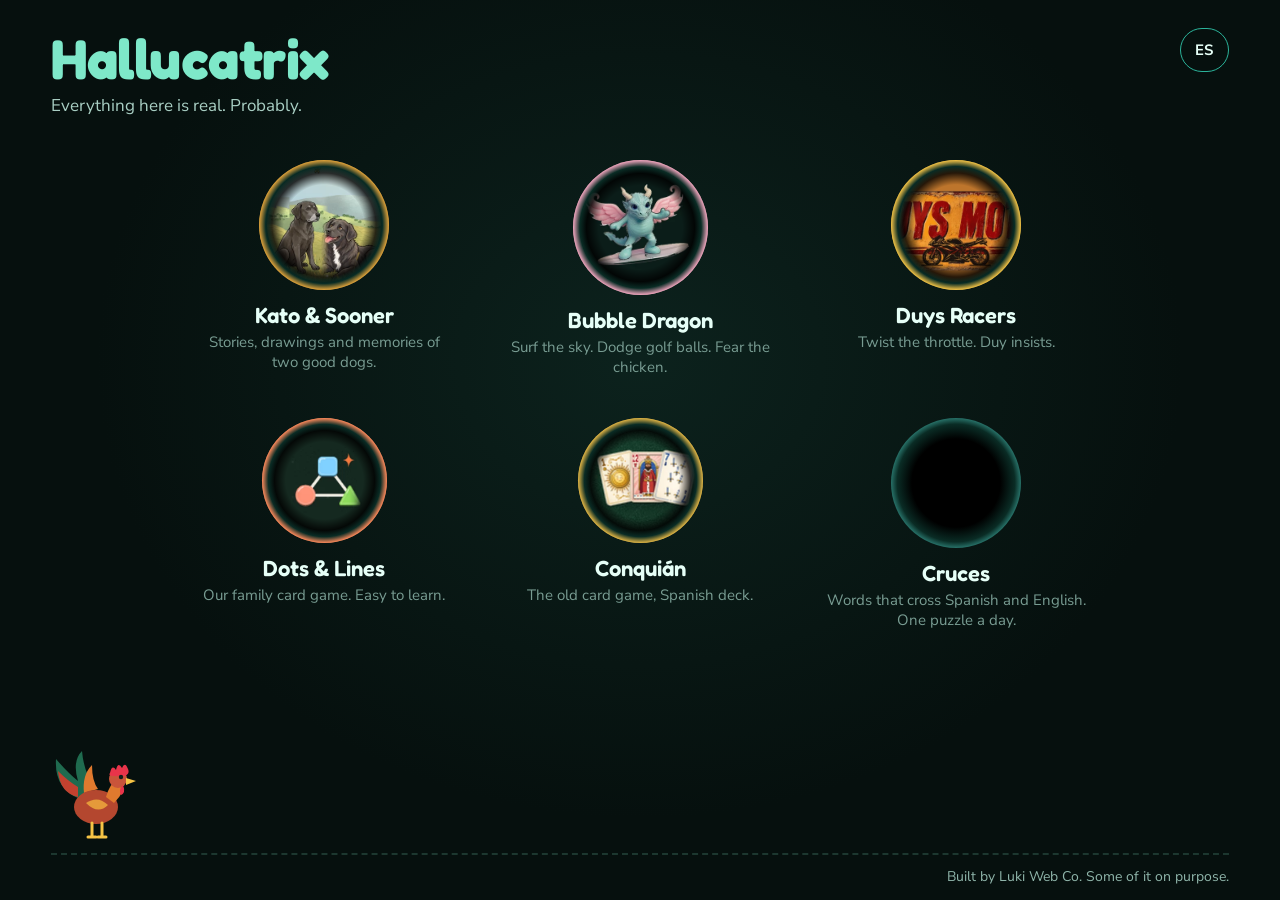
<file: index.html>
<!doctype html>
<html lang="es" translate="no">
<head>
  <meta charset="utf-8">
  <meta name="viewport" content="width=device-width, initial-scale=1">
  <meta name="theme-color" content="#06100E">
  <title>Hallucatrix</title>
  <meta name="description" lang="es" content="Hallucatrix: proyectos divertidos de Luki Web Co. Todo aquí es real. Probablemente.">
  <meta name="description" lang="en" content="Hallucatrix: fun projects by Luki Web Co. Everything here is real. Probably.">
  <link rel="icon" href="favicon.svg" type="image/svg+xml">
  <link rel="stylesheet" href="css/hub.css">
  <script src="js/lang.js"></script>
  <script defer src="js/hub.js"></script>
</head>
<body>
  <div id="page">
    <header class="hx-header">
      <div class="hx-brand">
        <div id="titleHome" class="hx-title-home">
          <h1><button type="button" id="title" class="hx-title">Hallucatrix</button></h1>
        </div>
        <p id="tagline" class="hx-tagline">
          <span lang="es">Todo aquí es real. Probablemente.</span>
          <span lang="en">Everything here is real. Probably.</span>
        </p>
      </div>
      <button type="button" id="langToggle" class="hx-lang" aria-label="Switch to English">EN</button>
    </header>

    <main class="hx-main">
      <div class="hx-stage">
        <div id="wells" class="hx-wells" aria-label="Proyectos"></div>
      </div>
    </main>

    <div class="hx-yard" id="yard" aria-hidden="true">
      <svg class="hx-poop" id="poop" viewBox="0 0 26 22">
        <path d="M3 21 q-3 -5 3 -6 q-2 -5 4 -6 q0 -6 5 -8 q1 4 3 5 q5 1 3 5 q5 1 4 5 q2 4 -3 5z" fill="#F4F4EF"></path>
        <path d="M8 13 q3 2 7 0 M6 18 q6 2 13 0" stroke="#C9CCC4" stroke-width="1.5" fill="none" stroke-linecap="round"></path>
      </svg>
      <div class="hx-rooster" id="rooster">
        <div class="hx-rooster-face" id="roosterFace">
          <svg viewBox="0 0 96 96" width="96" height="96">
            <path d="M30 52 q-26 -10 -24 -40 q12 14 22 22 q-6 -20 4 -30 q2 22 12 34z" fill="#1F6B4F"></path>
            <path d="M28 50 q-18 -4 -20 -26 q10 10 20 16z" fill="#C2412F"></path>
            <path d="M34 46 q-2 -18 8 -28 q0 16 6 24z" fill="#E07A2E"></path>
            <ellipse cx="46" cy="60" rx="22" ry="17" fill="#B4472F"></ellipse>
            <path d="M36 56 q12 -8 22 2 q-10 10 -22 -2z" fill="#E59A3A"></path>
            <g class="hx-head">
              <path d="M56 50 q4 -14 12 -18 l6 10 q-4 8 -10 14z" fill="#E07A2E"></path>
              <circle cx="68" cy="32" r="9" fill="#C9543A"></circle>
              <path d="M60 26 q2 -9 6 -3 q2 -9 6 -2 q3 -7 6 1 q2 5 -3 7 h-13 q-4 -1 -2 -3z" fill="#E8344A"></path>
              <path d="M76 31 l10 3 l-10 4z" fill="#F6C445"></path>
              <circle cx="71" cy="30" r="2.2" fill="#13201C"></circle>
              <path d="M73 38 q3 8 -2 10 q-3 -5 2 -10z" fill="#E8344A"></path>
            </g>
            <path class="hx-leg hx-leg-a" d="M42 76 v14 M38 90 h8" stroke="#F6C445" stroke-width="3" stroke-linecap="round" fill="none"></path>
            <path class="hx-leg hx-leg-b" d="M52 76 v14 M48 90 h8" stroke="#F6C445" stroke-width="3" stroke-linecap="round" fill="none"></path>
          </svg>
        </div>
      </div>
    </div>

    <footer class="hx-footer">
      <span lang="es">Hecho por Luki Web Co. Parte de esto, a propósito.</span>
      <span lang="en">Built by Luki Web Co. Some of it on purpose.</span>
    </footer>

    <div id="overlay" class="hx-overlay" hidden>
      <p class="hx-overlay-title">
        <span lang="es" id="overlayTextEs"></span>
        <span lang="en" id="overlayTextEn"></span>
      </p>
      <p class="hx-overlay-subtitle">
        <span lang="es">Alivio. Luego, misterio.</span>
        <span lang="en">Relief. Then mystery.</span>
      </p>
      <button type="button" id="climbOut" class="hx-climb-out">
        <span lang="es">Volver a salir</span>
        <span lang="en">Climb back out</span>
      </button>
    </div>
  </div>
</body>
</html>
</file>
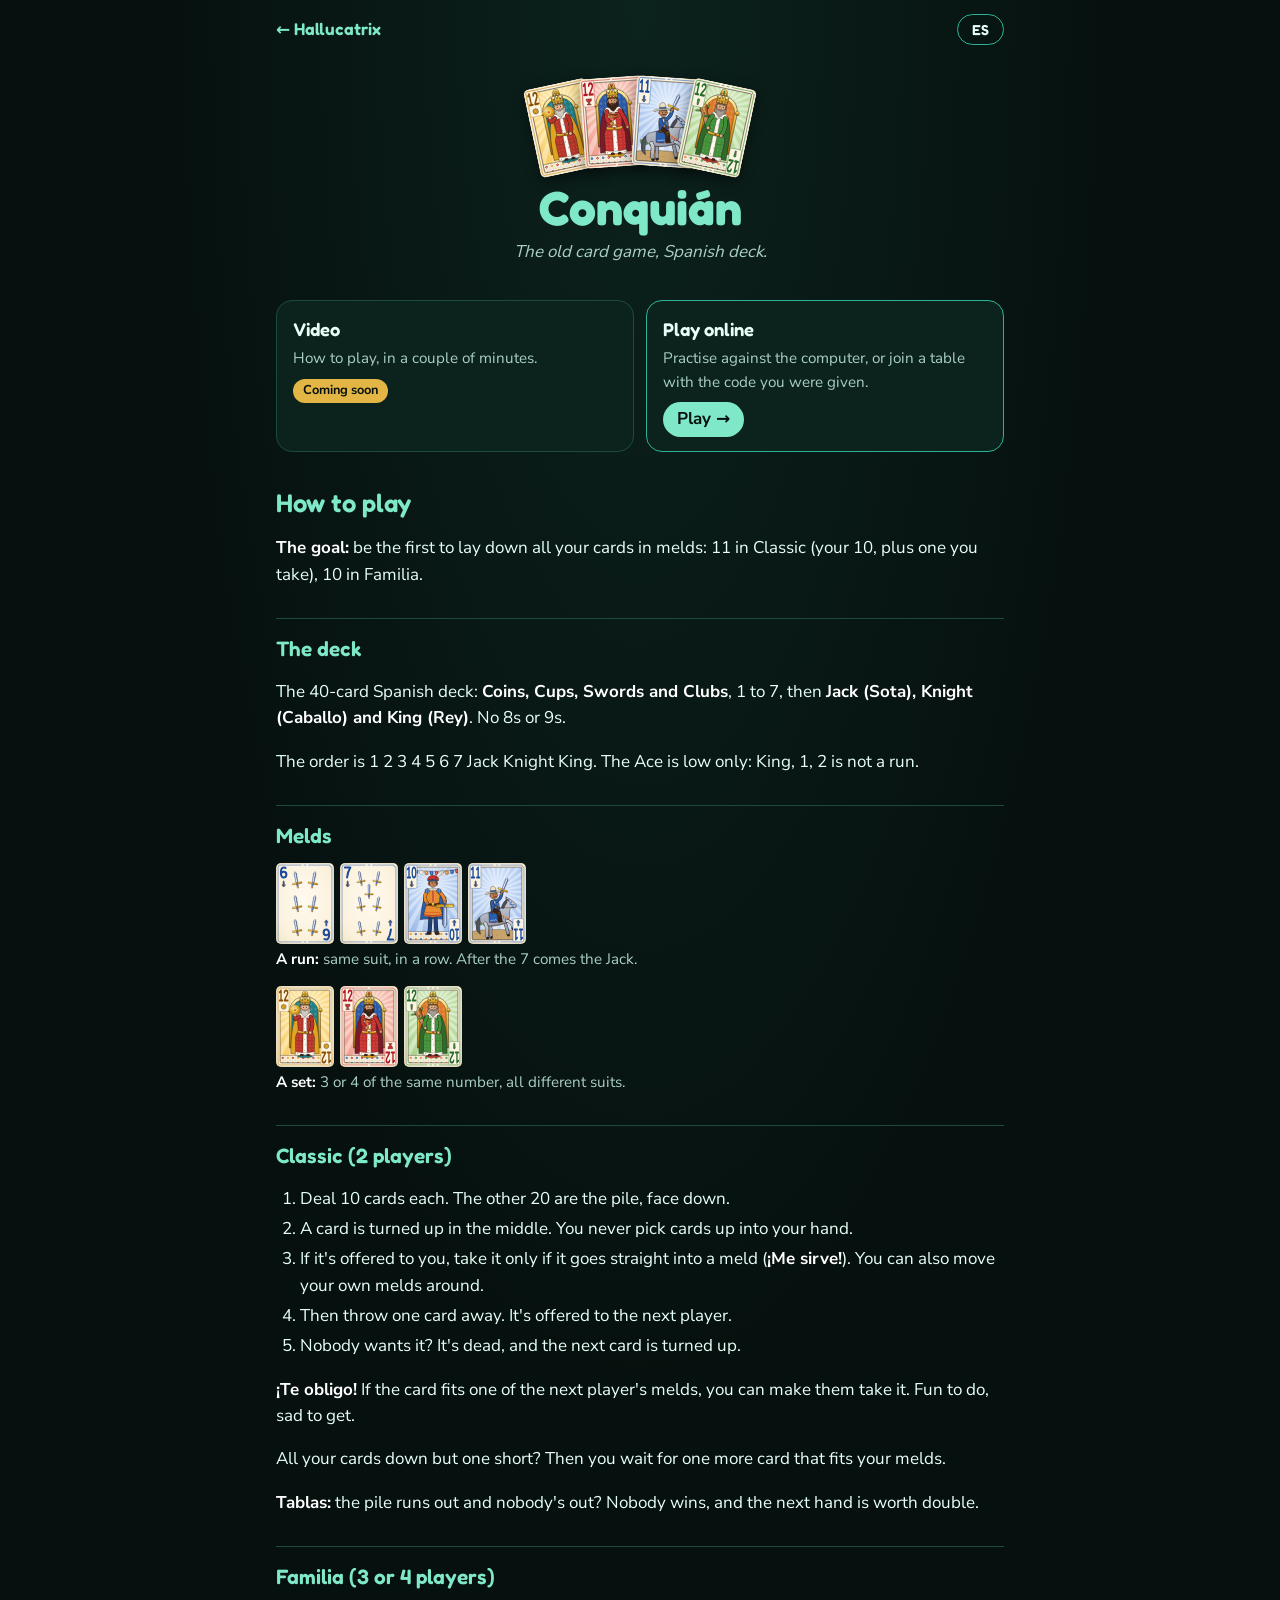
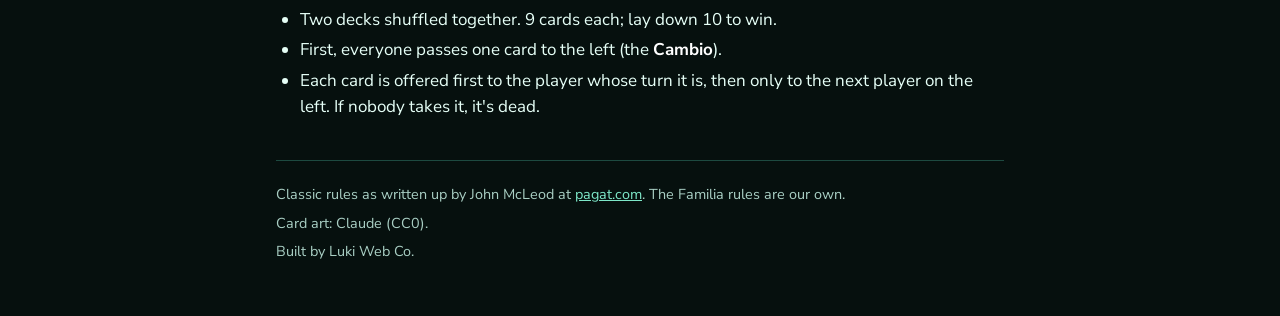
<file: conquian/index.html>
<!doctype html>
<html lang="es" translate="no">
<head>
  <meta charset="utf-8">
  <meta name="viewport" content="width=device-width, initial-scale=1">
  <meta name="theme-color" content="#06100E">
  <title>Conquián · Hallucatrix</title>
  <meta name="description" lang="es" content="Conquián: el juego de cartas de siempre, con baraja española. Reglas y juego en línea.">
  <meta name="description" lang="en" content="Conquián: the old card game, Spanish deck. Rules and online play.">
  <link rel="icon" href="../favicon.svg" type="image/svg+xml">
  <link rel="stylesheet" href="../css/games.css">
  <script src="../js/lang.js"></script>
  <script defer src="../js/page.js"></script>
</head>
<body class="g-conquian">
  <header class="g-top">
    <a class="g-home" href="../">← Hallucatrix</a>
    <button type="button" id="langToggle" class="g-lang" aria-label="Switch to English">EN</button>
  </header>

  <main>
    <section class="g-hero">
      <div class="g-art" aria-hidden="true">
        <img src="img/o12.svg" alt="" width="64">
        <img src="img/c12.svg" alt="" width="64">
        <img src="img/e11.svg" alt="" width="64">
        <img src="img/b12.svg" alt="" width="64">
      </div>
      <h1>Conquián</h1>
      <p class="g-tagline">
        <span lang="es">El juego de cartas de siempre, con baraja española.</span>
        <span lang="en">The old card game, Spanish deck.</span>
      </p>
    </section>

    <section class="g-actions">
      <div class="g-action">
        <h2><span lang="es">Video</span><span lang="en">Video</span></h2>
        <p><span lang="es">Cómo se juega, en un par de minutos.</span><span lang="en">How to play, in a couple of minutes.</span></p>
        <span class="g-soon"><span lang="es">Muy pronto</span><span lang="en">Coming soon</span></span>
      </div>
      <a class="g-action g-action-link" href="../play/#/conquian">
        <h2><span lang="es">Jugar en línea</span><span lang="en">Play online</span></h2>
        <p><span lang="es">Practica contra la computadora, o entra a una mesa con el código que te pasaron.</span><span lang="en">Practise against the computer, or join a table with the code you were given.</span></p>
        <span class="g-go"><span lang="es">Jugar →</span><span lang="en">Play →</span></span>
      </a>
    </section>

    <article class="g-rules">
      <div lang="es">
      <h2>Cómo se juega</h2>
      <p><strong>La meta:</strong> sé quien baje primero todas sus cartas en juegos: 11 en el Clásico (tus 10 y una que tomes), 10 en Familia.</p>

      <h3>La baraja</h3>
      <p>Baraja española de 40 cartas: <strong>Oros, Copas, Espadas y Bastos</strong>, del 1 al 7 y luego <strong>Sota, Caballo y Rey</strong>. No hay 8 ni 9.</p>
      <p>El orden es 1 2 3 4 5 6 7 Sota Caballo Rey. El As va solo abajo: Rey, 1, 2 no es corrida.</p>

      <h3>Los juegos</h3>
      <figure class="g-example">
        <div class="g-cards">
          <img src="img/e6.svg" alt="6 de Espadas" width="58">
          <img src="img/e7.svg" alt="7 de Espadas" width="58">
          <img src="img/e10.svg" alt="Sota de Espadas" width="58">
          <img src="img/e11.svg" alt="Caballo de Espadas" width="58">
        </div>
        <figcaption><strong>Corrida:</strong> mismo palo, seguidas. Después del 7 va la Sota.</figcaption>
      </figure>
      <figure class="g-example">
        <div class="g-cards">
          <img src="img/o12.svg" alt="Rey de Oros" width="58">
          <img src="img/c12.svg" alt="Rey de Copas" width="58">
          <img src="img/b12.svg" alt="Rey de Bastos" width="58">
        </div>
        <figcaption><strong>Tercia:</strong> 3 o 4 del mismo número, de palos distintos.</figcaption>
      </figure>

      <h3>Clásico (2 personas)</h3>
      <ol>
        <li>Reparte 10 cartas a cada quien. Las otras 20 son el mazo, boca abajo.</li>
        <li>Se voltea una carta en medio. Aquí nunca se mete nada a la mano.</li>
        <li>Si te la ofrecen, solo la tomas si la bajas en ese momento en un juego (<strong>¡Me sirve!</strong>). También puedes reacomodar tus juegos.</li>
        <li>Luego tiras una carta. Se la ofrecen al que sigue.</li>
        <li>¿Nadie la quiere? Se muere, y se voltea la siguiente.</li>
      </ol>
      <p><strong>¡Te obligo!</strong> Si la carta le hace juego al que sigue, lo puedes obligar a tomarla. Da gusto hacerlo y coraje que te lo hagan.</p>
      <p>¿Ya bajaste todas y te falta una? Esperas una carta más que le quede a tus juegos.</p>
      <p><strong>Tablas:</strong> ¿se acaba el mazo y nadie ganó? Nadie gana, y la siguiente mano vale doble.</p>

      <h3>En familia (3 o 4 personas)</h3>
      <ul>
        <li>Dos barajas revueltas. 9 cartas a cada quien; ganas al bajar 10.</li>
        <li>Al empezar, todos le pasan una carta al de la izquierda (el <strong>Cambio</strong>).</li>
        <li>Cada carta se le ofrece primero a quien le toca y luego solo al de su izquierda. Si nadie la toma, se muere.</li>
      </ul>
      </div>

      <div lang="en">
      <h2>How to play</h2>
      <p><strong>The goal:</strong> be the first to lay down all your cards in melds: 11 in Classic (your 10, plus one you take), 10 in Familia.</p>

      <h3>The deck</h3>
      <p>The 40-card Spanish deck: <strong>Coins, Cups, Swords and Clubs</strong>, 1 to 7, then <strong>Jack (Sota), Knight (Caballo) and King (Rey)</strong>. No 8s or 9s.</p>
      <p>The order is 1 2 3 4 5 6 7 Jack Knight King. The Ace is low only: King, 1, 2 is not a run.</p>

      <h3>Melds</h3>
      <figure class="g-example">
        <div class="g-cards">
          <img src="img/e6.svg" alt="6 of Swords" width="58">
          <img src="img/e7.svg" alt="7 of Swords" width="58">
          <img src="img/e10.svg" alt="Jack of Swords" width="58">
          <img src="img/e11.svg" alt="Knight of Swords" width="58">
        </div>
        <figcaption><strong>A run:</strong> same suit, in a row. After the 7 comes the Jack.</figcaption>
      </figure>
      <figure class="g-example">
        <div class="g-cards">
          <img src="img/o12.svg" alt="King of Coins" width="58">
          <img src="img/c12.svg" alt="King of Cups" width="58">
          <img src="img/b12.svg" alt="King of Clubs" width="58">
        </div>
        <figcaption><strong>A set:</strong> 3 or 4 of the same number, all different suits.</figcaption>
      </figure>

      <h3>Classic (2 players)</h3>
      <ol>
        <li>Deal 10 cards each. The other 20 are the pile, face down.</li>
        <li>A card is turned up in the middle. You never pick cards up into your hand.</li>
        <li>If it's offered to you, take it only if it goes straight into a meld (<strong>¡Me sirve!</strong>). You can also move your own melds around.</li>
        <li>Then throw one card away. It's offered to the next player.</li>
        <li>Nobody wants it? It's dead, and the next card is turned up.</li>
      </ol>
      <p><strong>¡Te obligo!</strong> If the card fits one of the next player's melds, you can make them take it. Fun to do, sad to get.</p>
      <p>All your cards down but one short? Then you wait for one more card that fits your melds.</p>
      <p><strong>Tablas:</strong> the pile runs out and nobody's out? Nobody wins, and the next hand is worth double.</p>

      <h3>Familia (3 or 4 players)</h3>
      <ul>
        <li>Two decks shuffled together. 9 cards each; lay down 10 to win.</li>
        <li>First, everyone passes one card to the left (the <strong>Cambio</strong>).</li>
        <li>Each card is offered first to the player whose turn it is, then only to the next player on the left. If nobody takes it, it's dead.</li>
      </ul>
      </div>
    </article>

    <footer class="g-credits">
      <p><span lang="es">Reglas clásicas según John McLeod, en <a href="https://www.pagat.com/rummy/conquian.html" rel="noopener noreferrer">pagat.com</a>. Las reglas en familia son nuestras.</span><span lang="en">Classic rules as written up by John McLeod at <a href="https://www.pagat.com/rummy/conquian.html" rel="noopener noreferrer">pagat.com</a>. The Familia rules are our own.</span></p>
      <p><span lang="es">Arte de las cartas: Claude (CC0).</span><span lang="en">Card art: Claude (CC0).</span></p>
      <p><span lang="es">Hecho por Luki Web Co.</span><span lang="en">Built by Luki Web Co.</span></p>
    </footer>
  </main>
</body>
</html>
</file>
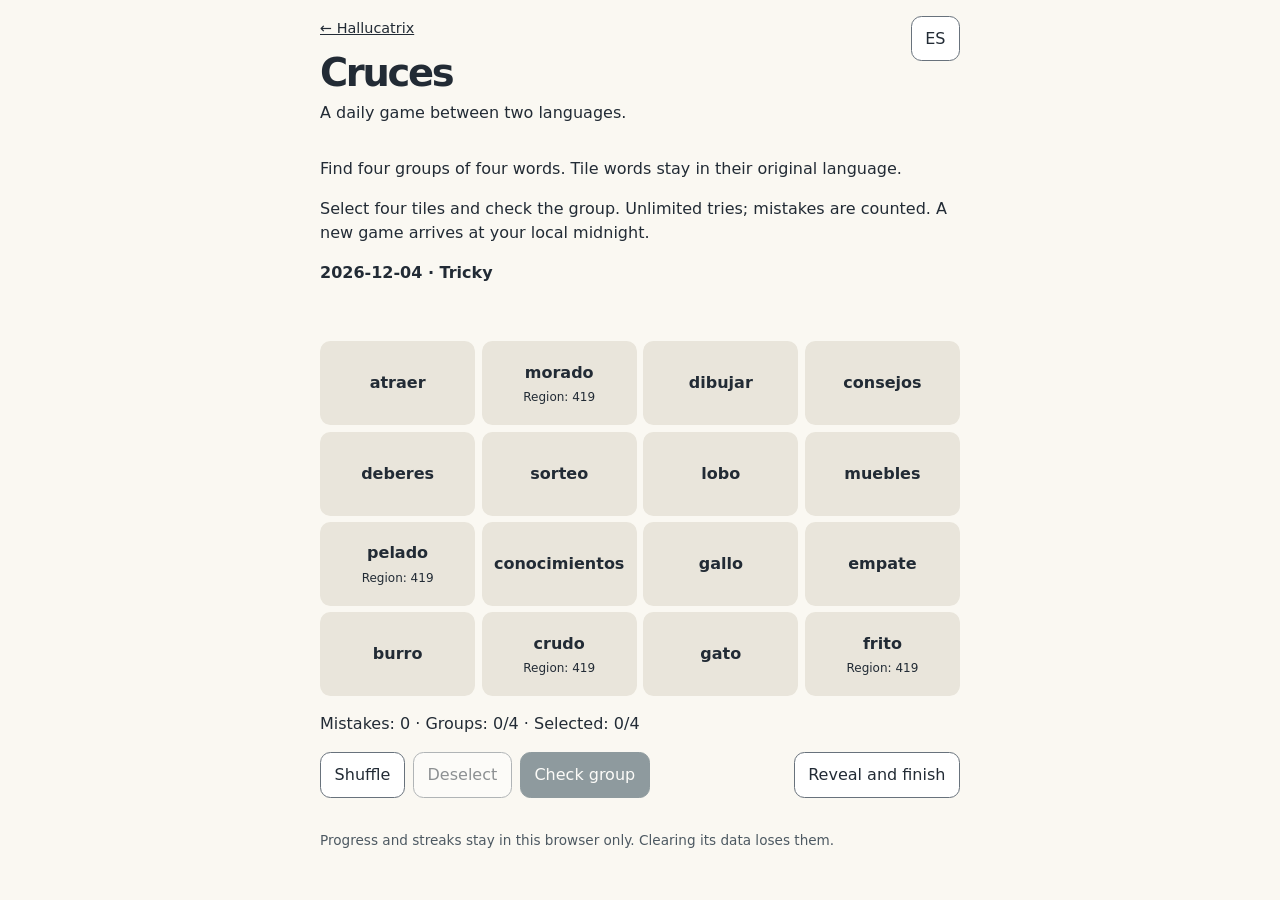
<file: cruces/index.html>
<!doctype html>
<html lang="es">
<head>
  <meta charset="utf-8">
  <meta name="viewport" content="width=device-width, initial-scale=1">
  <meta name="color-scheme" content="light">
  <meta http-equiv="Content-Security-Policy" content="default-src 'none'; script-src 'self'; style-src 'self'; connect-src 'self'; img-src data:; base-uri 'none'; form-action 'none'">
  <meta name="description" content="Cruces: un juego diario de palabras en español e inglés.">
  <title>Cruces</title>
  <link rel="icon" href="data:,">
  <link rel="stylesheet" href="./cruces.css">
  <script type="module" src="./cruces.js"></script>
</head>
<body>
  <main>
    <header>
      <div><a id="home" class="home" href="../">← Hallucatrix</a><h1>Cruces</h1><p id="tagline">Un juego diario entre dos idiomas.</p></div>
      <button id="language" type="button" aria-label="Switch to English">EN</button>
    </header>
    <p id="intro">Encuentra cuatro grupos de cuatro palabras. Las palabras no cambian de idioma.</p>
    <p id="rules">Selecciona cuatro fichas y comprueba el grupo. Intentos ilimitados; contamos los errores. Nuevo juego a tu medianoche local.</p>
    <p id="draft" class="notice" hidden></p>
    <p id="daily" class="daily"></p>
    <p id="message" role="status" aria-live="polite" aria-atomic="true">Cargando…</p>
    <p id="storage-warning" class="warning" role="alert" hidden></p>
    <section id="game" aria-label="Tablero" hidden>
      <div id="solved"></div>
      <div id="tiles" class="tiles"></div>
      <p id="counters"></p>
      <div id="controls" class="controls">
        <button id="shuffle" type="button">Mezclar</button>
        <button id="deselect" type="button">Deseleccionar</button>
        <button id="submit" class="primary" type="button">Comprobar</button>
        <button id="reveal" type="button">Revelar y terminar</button>
      </div>
      <div id="reveal-confirm" class="notice" hidden>
        <p id="confirm-text"></p>
        <button id="confirm-reveal" type="button"></button>
        <button id="cancel-reveal" type="button"></button>
      </div>
      <section id="results" hidden>
        <h2 id="results-title"></h2>
        <p id="streak"></p>
        <button id="share" class="primary" type="button">Copiar resultado</button>
        <div id="share-fallback" hidden>
          <label id="share-label" for="share-text"></label>
          <textarea id="share-text" readonly rows="9" spellcheck="false"></textarea>
        </div>
        <h2 id="learn-title"></h2>
        <div id="explanations"></div>
      </section>
    </section>
    <footer><p id="privacy">El progreso y la racha solo se guardan en este navegador. Si borras sus datos, los pierdes.</p></footer>
    <noscript>Activa JavaScript para jugar. Enable JavaScript to play.</noscript>
  </main>
</body>
</html>
</file>
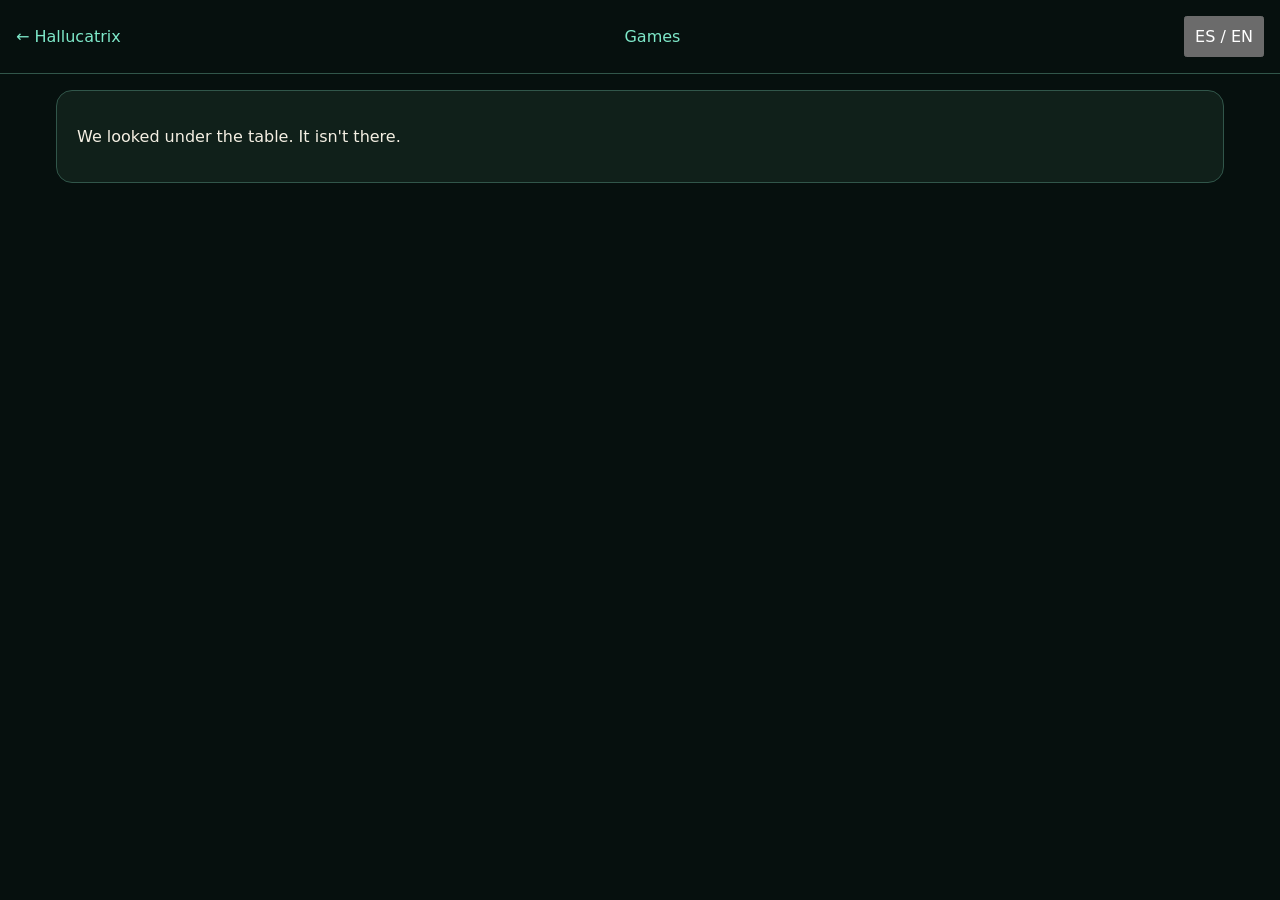
<file: play/index.html>
<!doctype html>
<html lang="es">
<head>
<meta charset="utf-8">
<meta name="viewport" content="width=device-width, initial-scale=1">
<meta http-equiv="Content-Security-Policy" content="default-src &#x27;self&#x27;; connect-src &#x27;self&#x27; https://zenbook.tailcdeb0c.ts.net:10000; img-src &#x27;self&#x27; data:; media-src &#x27;self&#x27;; style-src &#x27;self&#x27;; script-src &#x27;self&#x27;; base-uri &#x27;none&#x27;; form-action &#x27;none&#x27;">
<title>Hallucatrix · Juegos</title>
<script src="config.js?v=1bb003a1a4fc"></script>
<script src="js/lang.js?v=1bb003a1a4fc"></script>
<link rel="stylesheet" href="tokens.css?v=1bb003a1a4fc">
<link rel="stylesheet" href="shell.css?v=1bb003a1a4fc">
<link rel="stylesheet" href="games-theme.css?v=1bb003a1a4fc">
<link rel="stylesheet" href="games.css?v=1bb003a1a4fc">
<link rel="stylesheet" href="games-play.css?v=1bb003a1a4fc">
<script type="module" src="js/main.js?v=1bb003a1a4fc"></script>
</head>
<body>
<header class="shell-header"><a href="https://hallucatrix.com/">← Hallucatrix</a><a id="game-name" href="#/">Juegos</a><button id="language" type="button">ES / EN</button></header>
<main id="view"></main><div id="toast" role="status"></div>
</body>
</html>
</file>
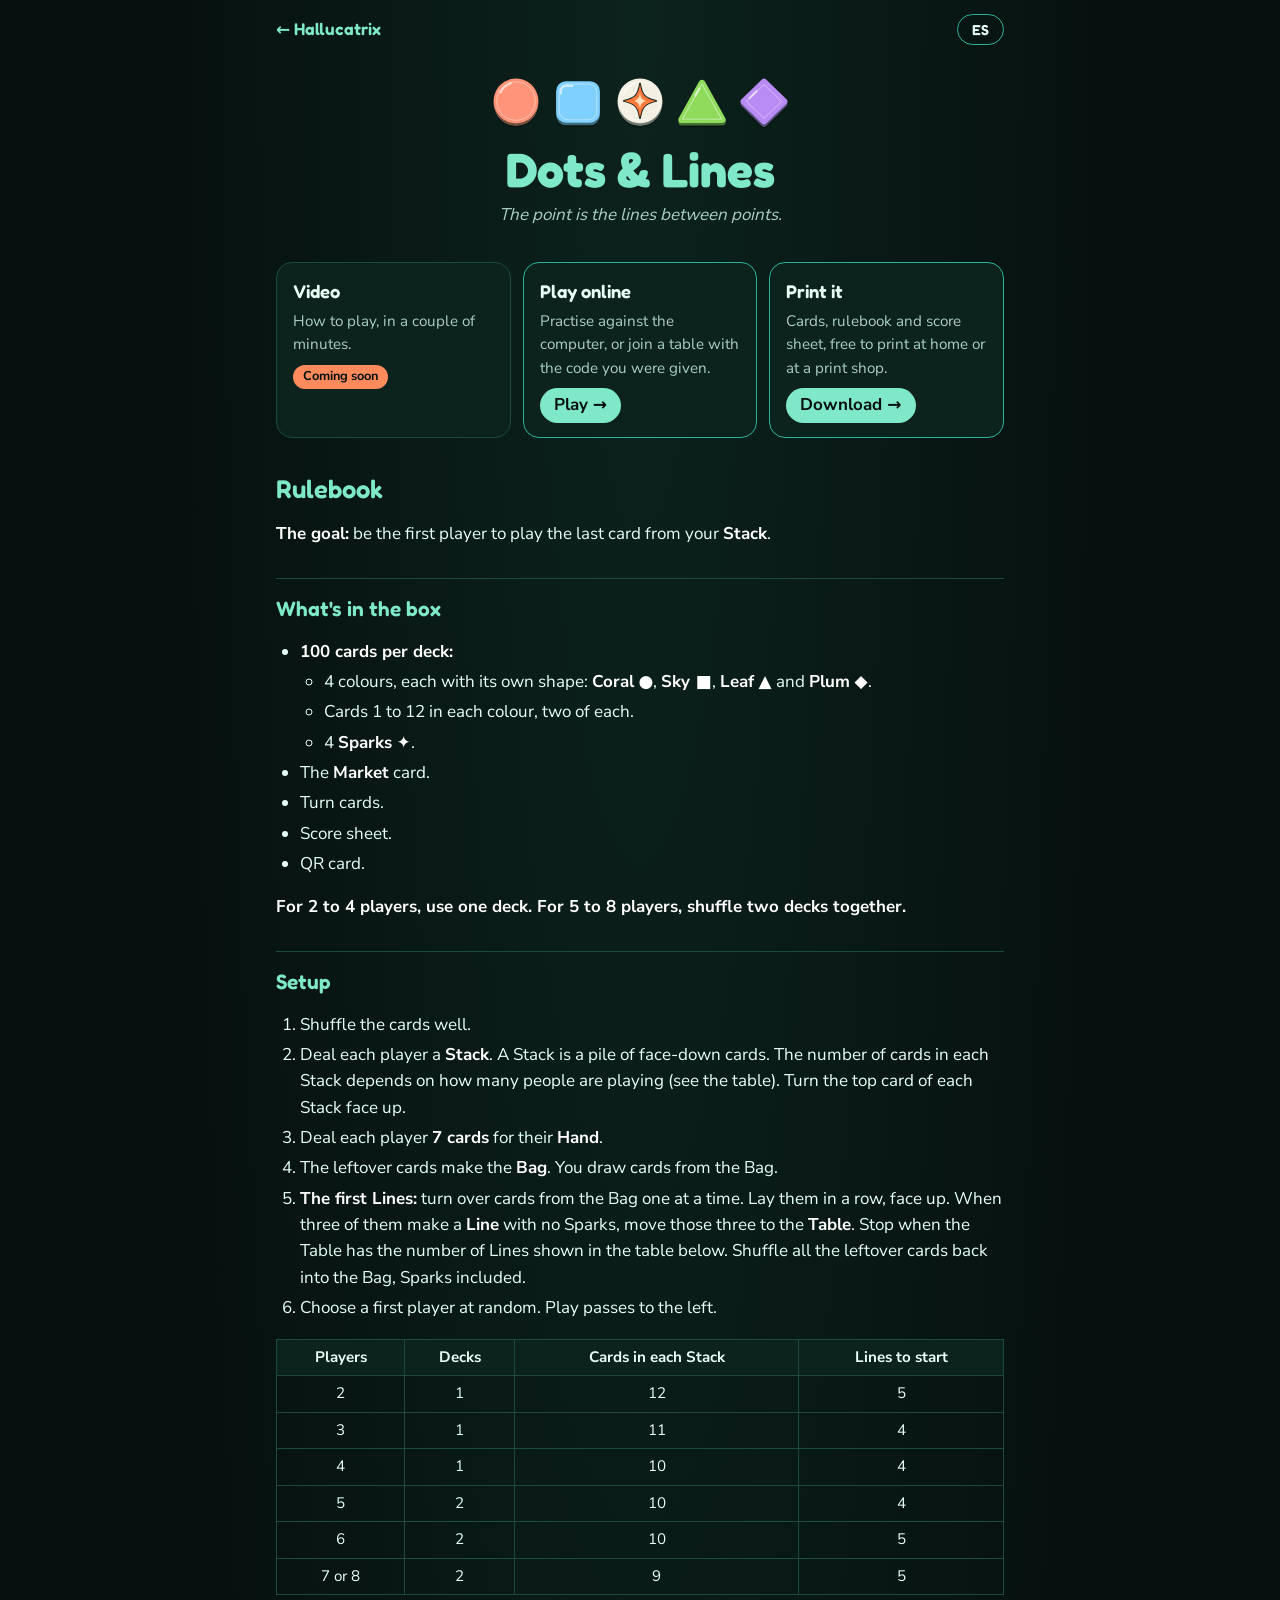
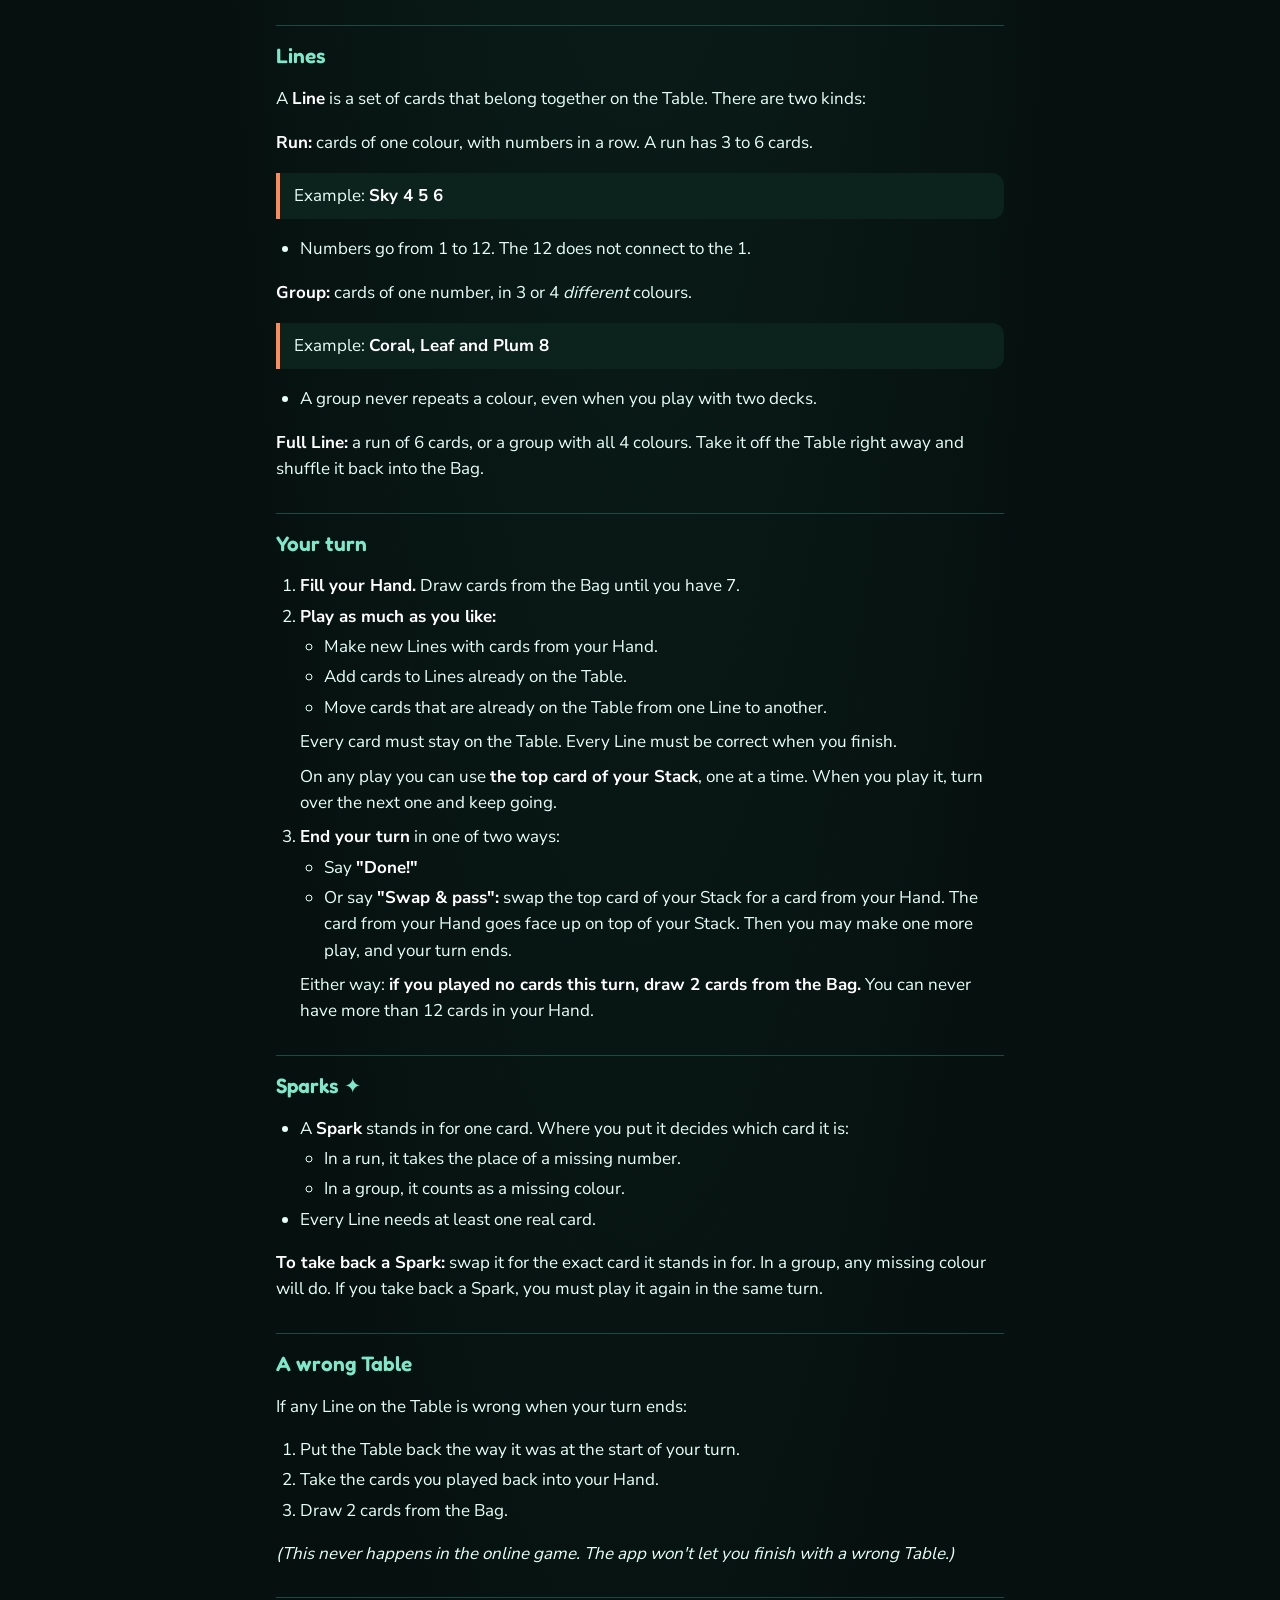
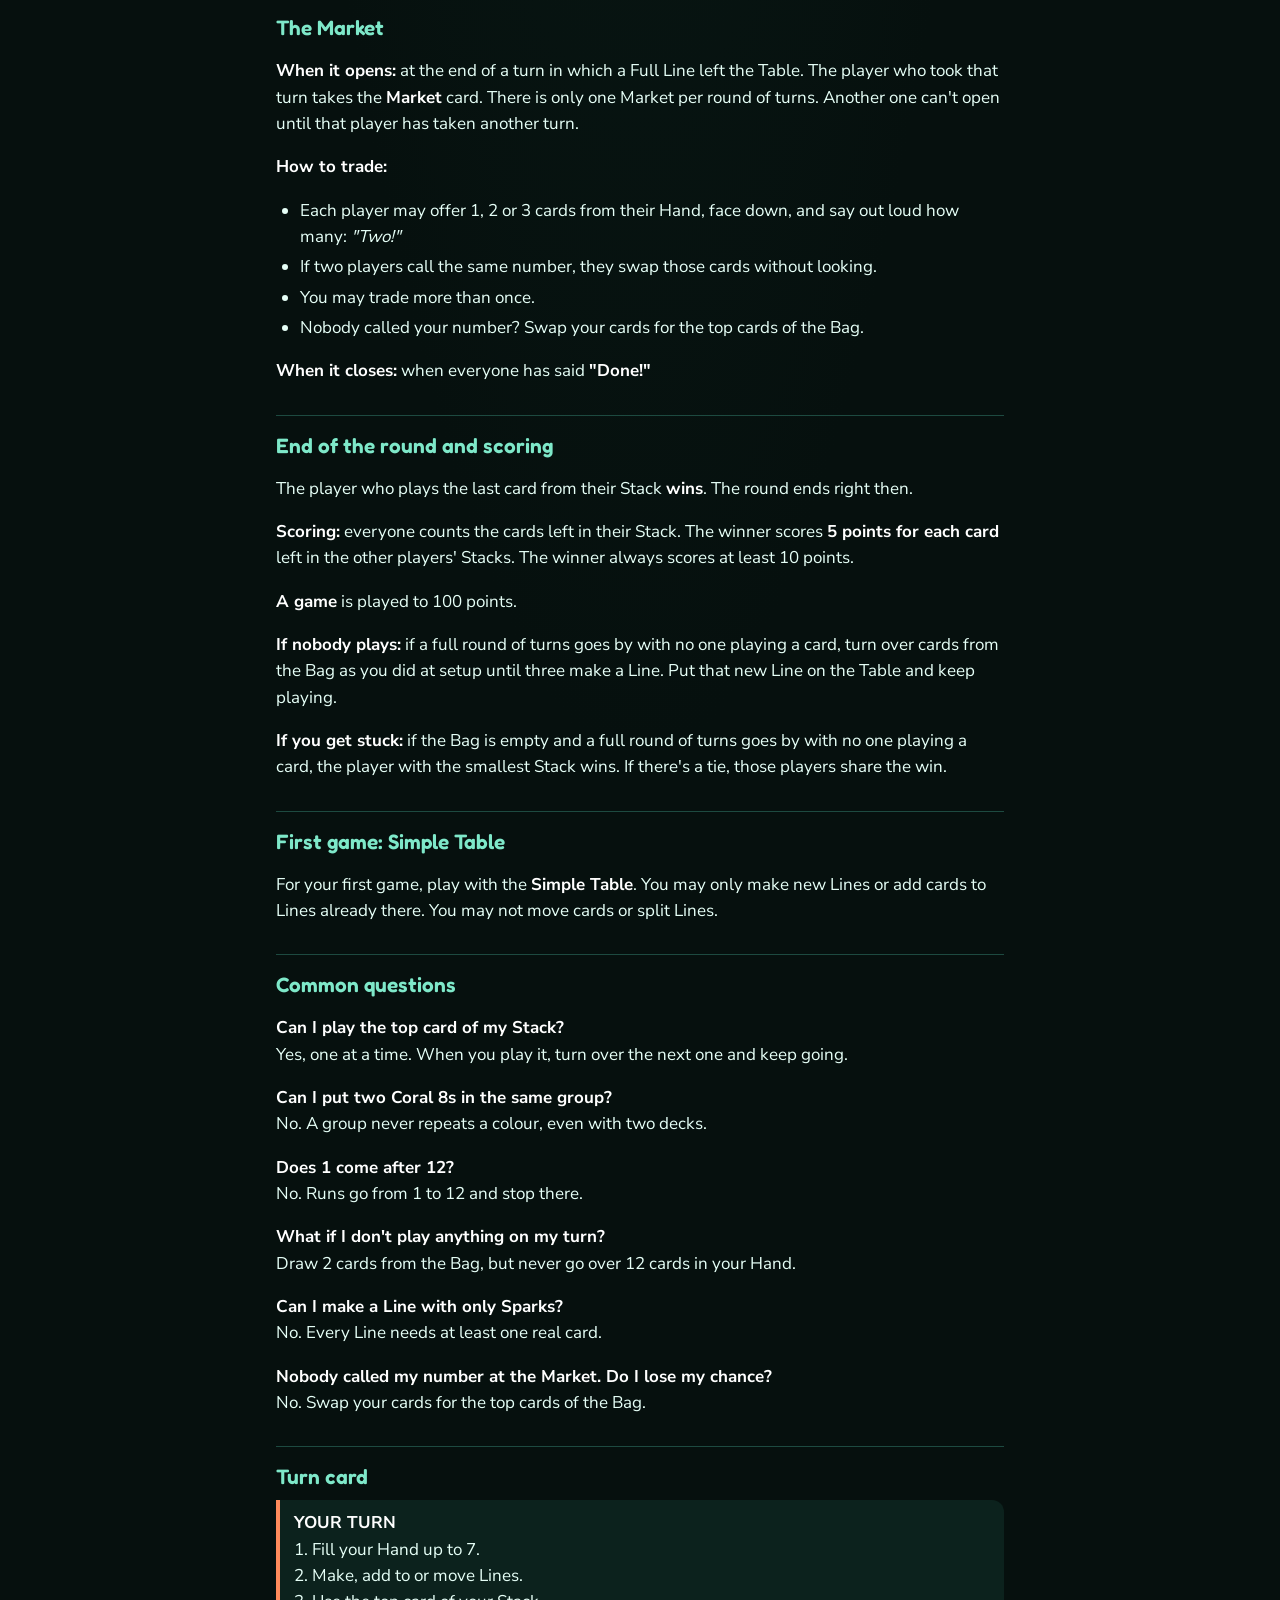
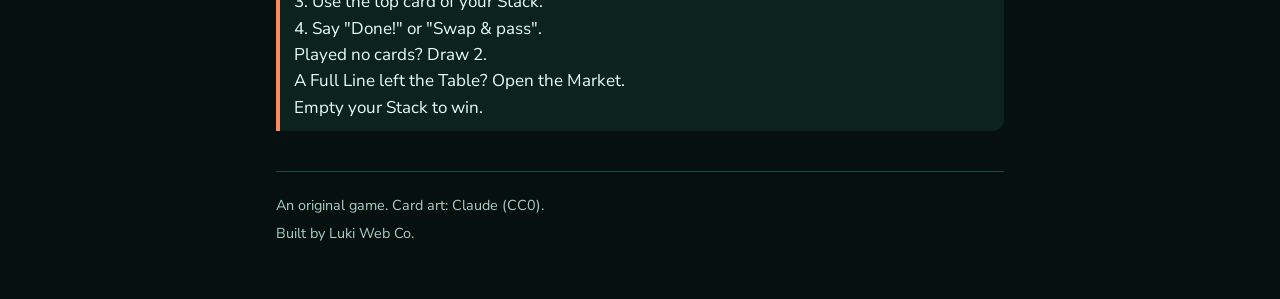
<file: puntos/index.html>
<!doctype html>
<html lang="es" translate="no">
<head>
  <meta charset="utf-8">
  <meta name="viewport" content="width=device-width, initial-scale=1">
  <meta name="theme-color" content="#06100E">
  <title>Puntos y Rayas · Hallucatrix</title>
  <meta name="description" lang="es" content="Puntos y Rayas: reglas, video y juego en línea. Lo que importa son las rayas entre los puntos.">
  <meta name="description" lang="en" content="Dots &amp; Lines: rules, video and online play. The point is the lines between points.">
  <link rel="icon" href="../favicon.svg" type="image/svg+xml">
  <link rel="stylesheet" href="../css/games.css">
  <script src="../js/lang.js"></script>
  <script defer src="../js/page.js"></script>
</head>
<body class="g-puntos">
  <header class="g-top">
    <a class="g-home" href="../">← Hallucatrix</a>
    <button type="button" id="langToggle" class="g-lang" aria-label="Switch to English">EN</button>
  </header>

  <main>
    <section class="g-hero">
      <div class="g-art" aria-hidden="true">
        <img src="img/dot-r.svg" alt="" width="52" height="52">
        <img src="img/dot-b.svg" alt="" width="52" height="52">
        <img src="img/dot-s.svg" alt="" width="52" height="52">
        <img src="img/dot-g.svg" alt="" width="52" height="52">
        <img src="img/dot-p.svg" alt="" width="52" height="52">
      </div>
      <h1><span lang="es">Puntos y Rayas</span><span lang="en">Dots &amp; Lines</span></h1>
      <p class="g-tagline">
        <span lang="es">Lo que importa son las rayas entre los puntos.</span>
        <span lang="en">The point is the lines between points.</span>
      </p>
    </section>

    <section class="g-actions">
      <div class="g-action">
        <h2><span lang="es">Video</span><span lang="en">Video</span></h2>
        <p><span lang="es">Cómo se juega, en un par de minutos.</span><span lang="en">How to play, in a couple of minutes.</span></p>
        <span class="g-soon"><span lang="es">Muy pronto</span><span lang="en">Coming soon</span></span>
      </div>
      <a class="g-action g-action-link" href="../play/#/puntos">
        <h2><span lang="es">Jugar en línea</span><span lang="en">Play online</span></h2>
        <p><span lang="es">Practica contra la computadora, o entra a una mesa con el código que te pasaron.</span><span lang="en">Practise against the computer, or join a table with the code you were given.</span></p>
        <span class="g-go"><span lang="es">Jugar →</span><span lang="en">Play →</span></span>
      </a>
      <a class="g-action g-action-link" href="imprimir/">
        <h2><span lang="es">Imprímelo</span><span lang="en">Print it</span></h2>
        <p><span lang="es">Cartas, reglamento y hoja de puntos para imprimir gratis, en casa o en imprenta.</span><span lang="en">Cards, rulebook and score sheet, free to print at home or at a print shop.</span></p>
        <span class="g-go"><span lang="es">Descargar →</span><span lang="en">Download →</span></span>
      </a>
    </section>

    <article class="g-rules">
      <div lang="es">
      <h2>Reglamento</h2>
      <p><strong>La meta:</strong> sé la primera persona en jugar la última carta de tu <strong>Pila</strong>.</p>
      <h3>Qué trae la caja</h3>
      <ul><li><strong>100 cartas por juego:</strong> <ul><li>4 colores, cada uno con su forma: <strong>Coral ●</strong>, <strong>Cielo ■</strong>, <strong>Hoja ▲</strong> y <strong>Ciruela ◆</strong>.</li><li>Del 1 al 12 en cada color, dos de cada una.</li><li>4 <strong>Chispas ✦</strong>.</li></ul></li><li>La carta del <strong>Mercado</strong>.</li><li>Tarjetas de turno.</li><li>Hoja de puntos.</li><li>Tarjeta QR.</li></ul>
      <p><strong>De 2 a 4 personas usan un juego. De 5 a 8 personas usan dos juegos revueltos.</strong></p>
      <h3>Preparación</h3>
      <ol><li>Revuelve bien las cartas.</li><li>Reparte a cada quien su <strong>Pila</strong>: un montón de cartas boca abajo. Cuántas van en cada Pila depende de cuántos juegan (mira la tabla). Voltea boca arriba la carta de arriba de cada Pila.</li><li>Reparte a cada quien <strong>7 cartas</strong> para su <strong>Mano</strong>.</li><li>Las cartas que sobran forman la <strong>Bolsa</strong>. De ahí se toman cartas.</li><li><strong>Las primeras Rayas:</strong> voltea cartas de la Bolsa una por una y ponlas en fila, boca arriba. Cuando tres de ellas formen una <strong>Raya</strong> sin Chispas, pásalas a la <strong>Mesa</strong>. Deja de voltear cuando la Mesa tenga las Rayas que marca la tabla. Las cartas que quedaron sueltas, incluso las Chispas, se revuelven de nuevo en la Bolsa.</li><li>Escojan al azar quién empieza. El juego sigue hacia la izquierda.</li></ol>
      <div class="g-table"><table>
      <thead><tr><th>Personas</th><th>Juegos de cartas</th><th>Cartas en cada Pila</th><th>Rayas para empezar</th></tr></thead>
      <tbody>
      <tr><td>2</td><td>1</td><td>12</td><td>5</td></tr>
      <tr><td>3</td><td>1</td><td>11</td><td>4</td></tr>
      <tr><td>4</td><td>1</td><td>10</td><td>4</td></tr>
      <tr><td>5</td><td>2</td><td>10</td><td>4</td></tr>
      <tr><td>6</td><td>2</td><td>10</td><td>5</td></tr>
      <tr><td>7 u 8</td><td>2</td><td>9</td><td>5</td></tr>
      </tbody></table></div>
      <h3>Las Rayas</h3>
      <p>Una <strong>Raya</strong> es un grupo de cartas que van juntas sobre la Mesa. Hay dos tipos:</p>
      <p><strong>Escalera:</strong> un solo color, con los números seguidos. Lleva de 3 a 6 cartas.</p>
      <blockquote>Ejemplo: <strong>4 5 6 de Cielo</strong></blockquote>
      <ul><li>Los números van del 1 al 12. El 12 no se junta con el 1.</li></ul>
      <p><strong>Grupo:</strong> un solo número, con 3 o 4 colores <em>distintos</em>.</p>
      <blockquote>Ejemplo: <strong>8 de Coral, Hoja y Ciruela</strong></blockquote>
      <ul><li>Nunca se repite un color, aunque jueguen con dos juegos de cartas.</li></ul>
      <p><strong>Raya completa:</strong> una escalera de 6 cartas o un grupo con los 4 colores. Se quita de la Mesa enseguida y se revuelve en la Bolsa.</p>
      <h3>Tu turno</h3>
      <ol><li><strong>Llena tu Mano.</strong> Toma cartas de la Bolsa hasta tener 7.</li><li><strong>Juega todo lo que quieras:</strong> <ul><li>Arma Rayas nuevas con cartas de tu Mano.</li><li>Agrega cartas a las Rayas que ya están en la Mesa.</li><li>Mueve cartas que ya están en la Mesa de una Raya a otra.</li></ul> <p>Todas las cartas deben quedarse en la Mesa, y todas las Rayas deben estar bien armadas cuando termines.</p> <p>En cada jugada puedes usar <strong>la carta de arriba de tu Pila</strong>, de una en una. Cuando la juegues, voltea la siguiente y sigue jugando.</p></li><li><strong>Termina tu turno</strong> de una de estas dos maneras: <ul><li>Di <strong>¡Listo!</strong></li><li>O di <strong>Cambio y paso:</strong> cambia la carta de arriba de tu Pila por una carta de tu Mano. La de tu Mano queda boca arriba sobre tu Pila. Luego puedes hacer una jugada más, y se acaba tu turno.</li></ul> <p>Sea como sea: <strong>si no jugaste ninguna carta en este turno, toma 2 cartas de la Bolsa.</strong> Nunca puedes tener más de 12 cartas en la Mano.</p></li></ol>
      <h3>Las Chispas ✦</h3>
      <ul><li>Una <strong>Chispa</strong> vale por una carta. El lugar donde la pones dice cuál es: <ul><li>En una escalera, ocupa el lugar del número que le falta.</li><li>En un grupo, vale por un color que falta.</li></ul></li><li>Toda Raya necesita al menos una carta de verdad.</li></ul>
      <p><strong>Para recuperar una Chispa:</strong> cámbiala por la carta exacta que está supliendo. En un grupo, sirve cualquier color que falte. La Chispa que recuperas la tienes que volver a jugar en ese mismo turno.</p>
      <h3>Mesa mal armada</h3>
      <p>Si al terminar tu turno alguna Raya de la Mesa no está bien armada:</p>
      <ol><li>Deja la Mesa como estaba al empezar tu turno.</li><li>Regresa a tu Mano las cartas que jugaste.</li><li>Toma 2 cartas de la Bolsa.</li></ol>
      <p><em>(En el juego en línea esto nunca pasa: la app no te deja terminar con la Mesa mal armada.)</em></p>
      <h3>El Mercado</h3>
      <p><strong>Cuándo se abre:</strong> al final de un turno en el que salió una Raya completa de la Mesa. La persona que jugó ese turno toma la carta del <strong>Mercado</strong>. Solo hay un Mercado por vuelta: no se puede abrir otro hasta que esa persona haya jugado otro turno.</p>
      <p><strong>Cómo se cambia:</strong></p>
      <ul><li>Cada quien puede ofrecer 1, 2 o 3 cartas de su Mano, boca abajo, y dice en voz alta cuántas son: <em>"¡Dos!"</em></li><li>Si dos personas dicen el mismo número, se cambian esas cartas sin verlas.</li><li>Puedes cambiar más de una vez.</li><li>¿Nadie dijo tu número? Cambia tus cartas por las de arriba de la Bolsa.</li></ul>
      <p><strong>Cuándo se cierra:</strong> cuando todos dicen <strong>¡Listo!</strong></p>
      <h3>Fin de la ronda y puntos</h3>
      <p><strong>Gana</strong> quien juegue la última carta de su Pila. En ese momento se acaba la ronda.</p>
      <p><strong>Puntos:</strong> todos cuentan las cartas que les quedan en la Pila. La persona que ganó se lleva <strong>5 puntos por cada carta</strong> que quedó en las Pilas de los demás. Como mínimo se lleva 10 puntos.</p>
      <p><strong>La partida</strong> se juega a 100 puntos.</p>
      <p><strong>Si nadie juega:</strong> si pasa una vuelta completa sin que nadie juegue una carta, volteen cartas de la Bolsa como al empezar, hasta que tres formen una Raya. Pongan esa Raya nueva en la Mesa y sigan.</p>
      <p><strong>Si se atoran:</strong> si la Bolsa ya no tiene cartas y pasa una vuelta completa sin que nadie juegue una carta, gana quien tenga la Pila más chica. Si hay empate, comparten el triunfo.</p>
      <h3>Primera partida: Mesa sencilla</h3>
      <p>Para su primera vez, jueguen con la <strong>Mesa sencilla</strong>: solo puedes armar Rayas nuevas o agregar cartas a las que ya están. No se vale mover cartas ni partir Rayas.</p>
      <h3>Dudas comunes</h3>
      <p><strong>¿Puedo jugar la carta de arriba de mi Pila?</strong><br>Sí, de una en una. Cuando la juegues, voltea la siguiente y sigue jugando.</p>
      <p><strong>¿Puedo poner dos 8 de Coral en el mismo grupo?</strong><br>No. En un grupo nunca se repite un color, ni con dos juegos de cartas.</p>
      <p><strong>¿Después del 12 sigue el 1?</strong><br>No. Las escaleras van del 1 al 12 y ahí se acaban.</p>
      <p><strong>¿Qué pasa si en mi turno no juego nada?</strong><br>Tomas 2 cartas de la Bolsa, sin pasar de 12 en tu Mano.</p>
      <p><strong>¿Puedo armar una Raya solo con Chispas?</strong><br>No. Toda Raya necesita al menos una carta de verdad.</p>
      <p><strong>En el Mercado nadie dijo mi número. ¿Pierdo mi oportunidad?</strong><br>No. Cambia tus cartas por las de arriba de la Bolsa.</p>
      <h3>Tarjeta de turno</h3>
      <blockquote><strong>TU TURNO</strong><br>1. Llena tu Mano hasta 7.<br>2. Arma, agrega o mueve Rayas.<br>3. Usa la carta de arriba de tu Pila.<br>4. Di ¡Listo! o Cambio y paso.<br>¿No jugaste ninguna carta? Toma 2.<br>¿Salió una Raya completa? Hay Mercado.<br>Gana quien vacía su Pila.</blockquote>
      </div>
      <div lang="en">
      <h2>Rulebook</h2>
      <p><strong>The goal:</strong> be the first player to play the last card from your <strong>Stack</strong>.</p>
      <h3>What's in the box</h3>
      <ul><li><strong>100 cards per deck:</strong> <ul><li>4 colours, each with its own shape: <strong>Coral ●</strong>, <strong>Sky ■</strong>, <strong>Leaf ▲</strong> and <strong>Plum ◆</strong>.</li><li>Cards 1 to 12 in each colour, two of each.</li><li>4 <strong>Sparks ✦</strong>.</li></ul></li><li>The <strong>Market</strong> card.</li><li>Turn cards.</li><li>Score sheet.</li><li>QR card.</li></ul>
      <p><strong>For 2 to 4 players, use one deck. For 5 to 8 players, shuffle two decks together.</strong></p>
      <h3>Setup</h3>
      <ol><li>Shuffle the cards well.</li><li>Deal each player a <strong>Stack</strong>. A Stack is a pile of face-down cards. The number of cards in each Stack depends on how many people are playing (see the table). Turn the top card of each Stack face up.</li><li>Deal each player <strong>7 cards</strong> for their <strong>Hand</strong>.</li><li>The leftover cards make the <strong>Bag</strong>. You draw cards from the Bag.</li><li><strong>The first Lines:</strong> turn over cards from the Bag one at a time. Lay them in a row, face up. When three of them make a <strong>Line</strong> with no Sparks, move those three to the <strong>Table</strong>. Stop when the Table has the number of Lines shown in the table below. Shuffle all the leftover cards back into the Bag, Sparks included.</li><li>Choose a first player at random. Play passes to the left.</li></ol>
      <div class="g-table"><table>
      <thead><tr><th>Players</th><th>Decks</th><th>Cards in each Stack</th><th>Lines to start</th></tr></thead>
      <tbody>
      <tr><td>2</td><td>1</td><td>12</td><td>5</td></tr>
      <tr><td>3</td><td>1</td><td>11</td><td>4</td></tr>
      <tr><td>4</td><td>1</td><td>10</td><td>4</td></tr>
      <tr><td>5</td><td>2</td><td>10</td><td>4</td></tr>
      <tr><td>6</td><td>2</td><td>10</td><td>5</td></tr>
      <tr><td>7 or 8</td><td>2</td><td>9</td><td>5</td></tr>
      </tbody></table></div>
      <h3>Lines</h3>
      <p>A <strong>Line</strong> is a set of cards that belong together on the Table. There are two kinds:</p>
      <p><strong>Run:</strong> cards of one colour, with numbers in a row. A run has 3 to 6 cards.</p>
      <blockquote>Example: <strong>Sky 4 5 6</strong></blockquote>
      <ul><li>Numbers go from 1 to 12. The 12 does not connect to the 1.</li></ul>
      <p><strong>Group:</strong> cards of one number, in 3 or 4 <em>different</em> colours.</p>
      <blockquote>Example: <strong>Coral, Leaf and Plum 8</strong></blockquote>
      <ul><li>A group never repeats a colour, even when you play with two decks.</li></ul>
      <p><strong>Full Line:</strong> a run of 6 cards, or a group with all 4 colours. Take it off the Table right away and shuffle it back into the Bag.</p>
      <h3>Your turn</h3>
      <ol><li><strong>Fill your Hand.</strong> Draw cards from the Bag until you have 7.</li><li><strong>Play as much as you like:</strong> <ul><li>Make new Lines with cards from your Hand.</li><li>Add cards to Lines already on the Table.</li><li>Move cards that are already on the Table from one Line to another.</li></ul> <p>Every card must stay on the Table. Every Line must be correct when you finish.</p> <p>On any play you can use <strong>the top card of your Stack</strong>, one at a time. When you play it, turn over the next one and keep going.</p></li><li><strong>End your turn</strong> in one of two ways: <ul><li>Say <strong>"Done!"</strong></li><li>Or say <strong>"Swap &amp; pass":</strong> swap the top card of your Stack for a card from your Hand. The card from your Hand goes face up on top of your Stack. Then you may make one more play, and your turn ends.</li></ul> <p>Either way: <strong>if you played no cards this turn, draw 2 cards from the Bag.</strong> You can never have more than 12 cards in your Hand.</p></li></ol>
      <h3>Sparks ✦</h3>
      <ul><li>A <strong>Spark</strong> stands in for one card. Where you put it decides which card it is: <ul><li>In a run, it takes the place of a missing number.</li><li>In a group, it counts as a missing colour.</li></ul></li><li>Every Line needs at least one real card.</li></ul>
      <p><strong>To take back a Spark:</strong> swap it for the exact card it stands in for. In a group, any missing colour will do. If you take back a Spark, you must play it again in the same turn.</p>
      <h3>A wrong Table</h3>
      <p>If any Line on the Table is wrong when your turn ends:</p>
      <ol><li>Put the Table back the way it was at the start of your turn.</li><li>Take the cards you played back into your Hand.</li><li>Draw 2 cards from the Bag.</li></ol>
      <p><em>(This never happens in the online game. The app won't let you finish with a wrong Table.)</em></p>
      <h3>The Market</h3>
      <p><strong>When it opens:</strong> at the end of a turn in which a Full Line left the Table. The player who took that turn takes the <strong>Market</strong> card. There is only one Market per round of turns. Another one can't open until that player has taken another turn.</p>
      <p><strong>How to trade:</strong></p>
      <ul><li>Each player may offer 1, 2 or 3 cards from their Hand, face down, and say out loud how many: <em>"Two!"</em></li><li>If two players call the same number, they swap those cards without looking.</li><li>You may trade more than once.</li><li>Nobody called your number? Swap your cards for the top cards of the Bag.</li></ul>
      <p><strong>When it closes:</strong> when everyone has said <strong>"Done!"</strong></p>
      <h3>End of the round and scoring</h3>
      <p>The player who plays the last card from their Stack <strong>wins</strong>. The round ends right then.</p>
      <p><strong>Scoring:</strong> everyone counts the cards left in their Stack. The winner scores <strong>5 points for each card</strong> left in the other players' Stacks. The winner always scores at least 10 points.</p>
      <p><strong>A game</strong> is played to 100 points.</p>
      <p><strong>If nobody plays:</strong> if a full round of turns goes by with no one playing a card, turn over cards from the Bag as you did at setup until three make a Line. Put that new Line on the Table and keep playing.</p>
      <p><strong>If you get stuck:</strong> if the Bag is empty and a full round of turns goes by with no one playing a card, the player with the smallest Stack wins. If there's a tie, those players share the win.</p>
      <h3>First game: Simple Table</h3>
      <p>For your first game, play with the <strong>Simple Table</strong>. You may only make new Lines or add cards to Lines already there. You may not move cards or split Lines.</p>
      <h3>Common questions</h3>
      <p><strong>Can I play the top card of my Stack?</strong><br>Yes, one at a time. When you play it, turn over the next one and keep going.</p>
      <p><strong>Can I put two Coral 8s in the same group?</strong><br>No. A group never repeats a colour, even with two decks.</p>
      <p><strong>Does 1 come after 12?</strong><br>No. Runs go from 1 to 12 and stop there.</p>
      <p><strong>What if I don't play anything on my turn?</strong><br>Draw 2 cards from the Bag, but never go over 12 cards in your Hand.</p>
      <p><strong>Can I make a Line with only Sparks?</strong><br>No. Every Line needs at least one real card.</p>
      <p><strong>Nobody called my number at the Market. Do I lose my chance?</strong><br>No. Swap your cards for the top cards of the Bag.</p>
      <h3>Turn card</h3>
      <blockquote><strong>YOUR TURN</strong><br>1. Fill your Hand up to 7.<br>2. Make, add to or move Lines.<br>3. Use the top card of your Stack.<br>4. Say "Done!" or "Swap &amp; pass".<br>Played no cards? Draw 2.<br>A Full Line left the Table? Open the Market.<br>Empty your Stack to win.</blockquote>
      </div>
    </article>

    <footer class="g-credits">
      <p><span lang="es">Juego original. Arte de las cartas: Claude (CC0).</span><span lang="en">An original game. Card art: Claude (CC0).</span></p>
      <p><span lang="es">Hecho por Luki Web Co.</span><span lang="en">Built by Luki Web Co.</span></p>
    </footer>
  </main>
</body>
</html>
</file>
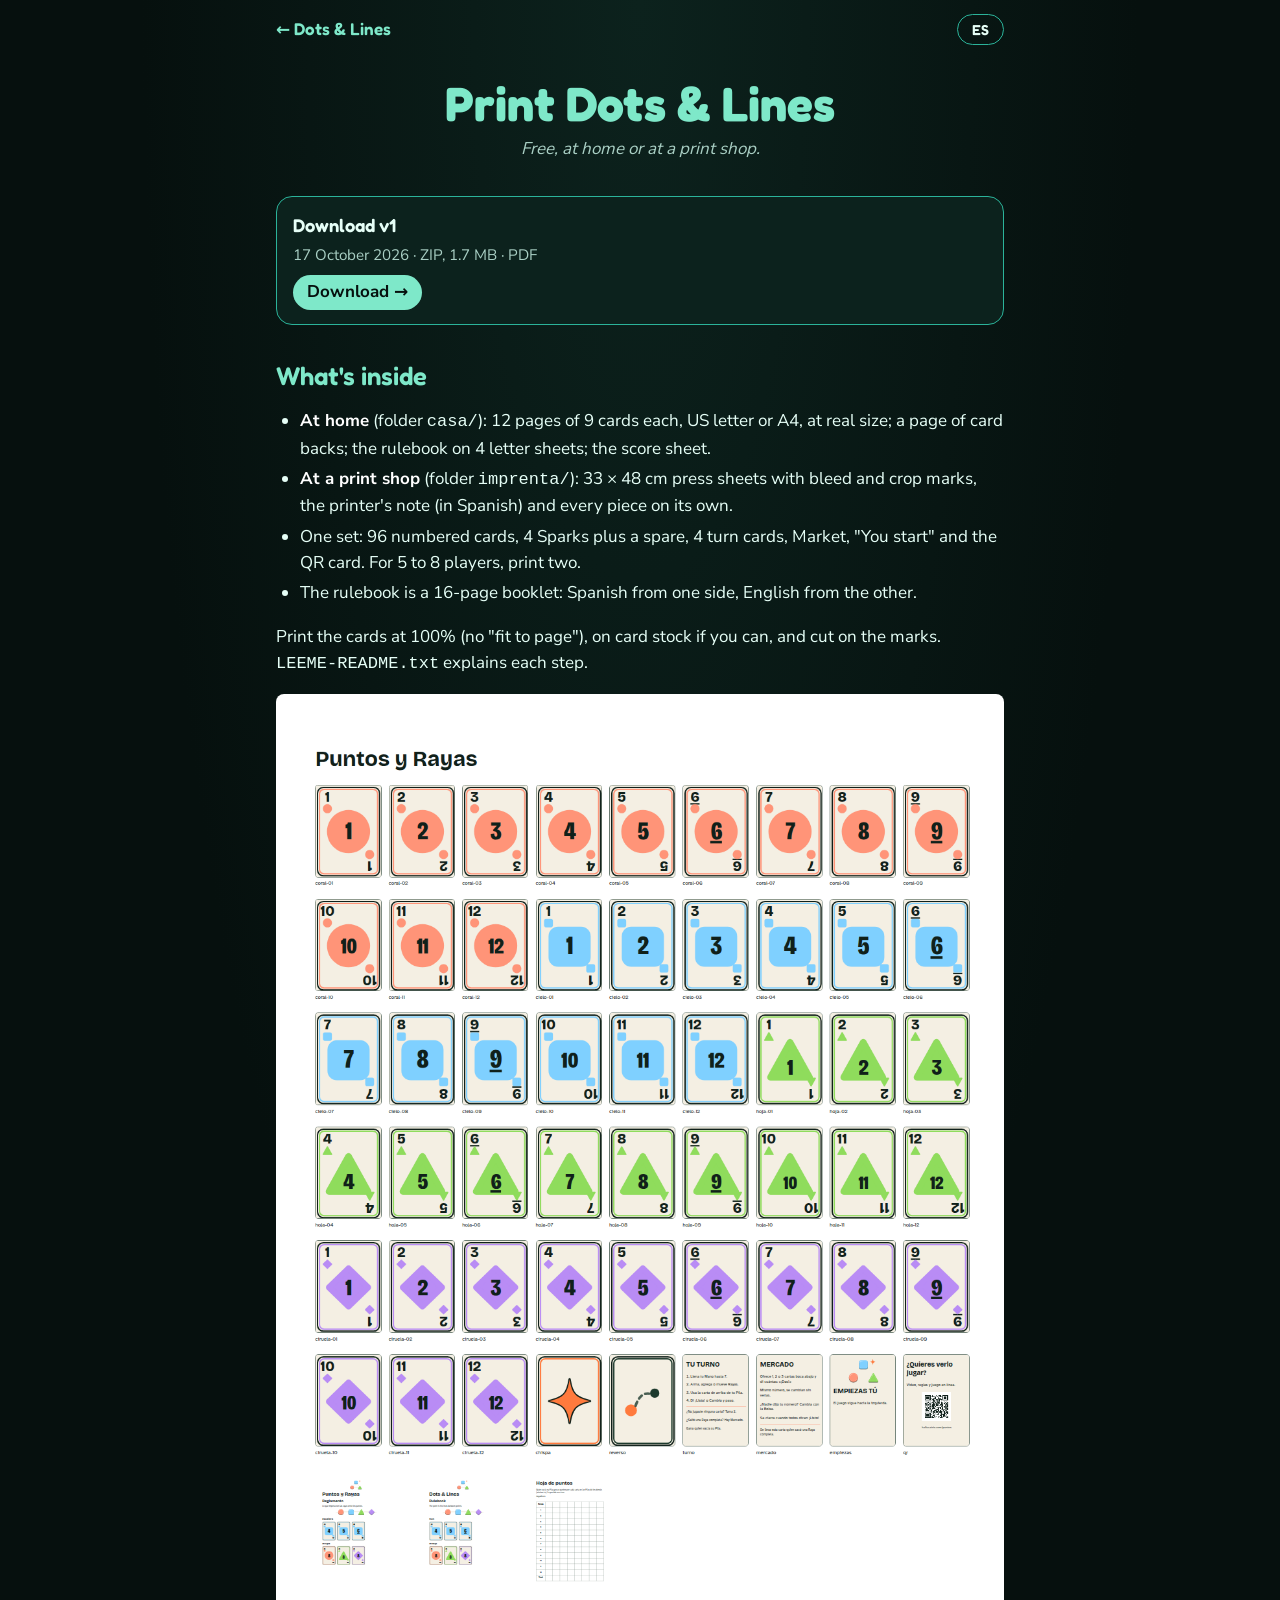
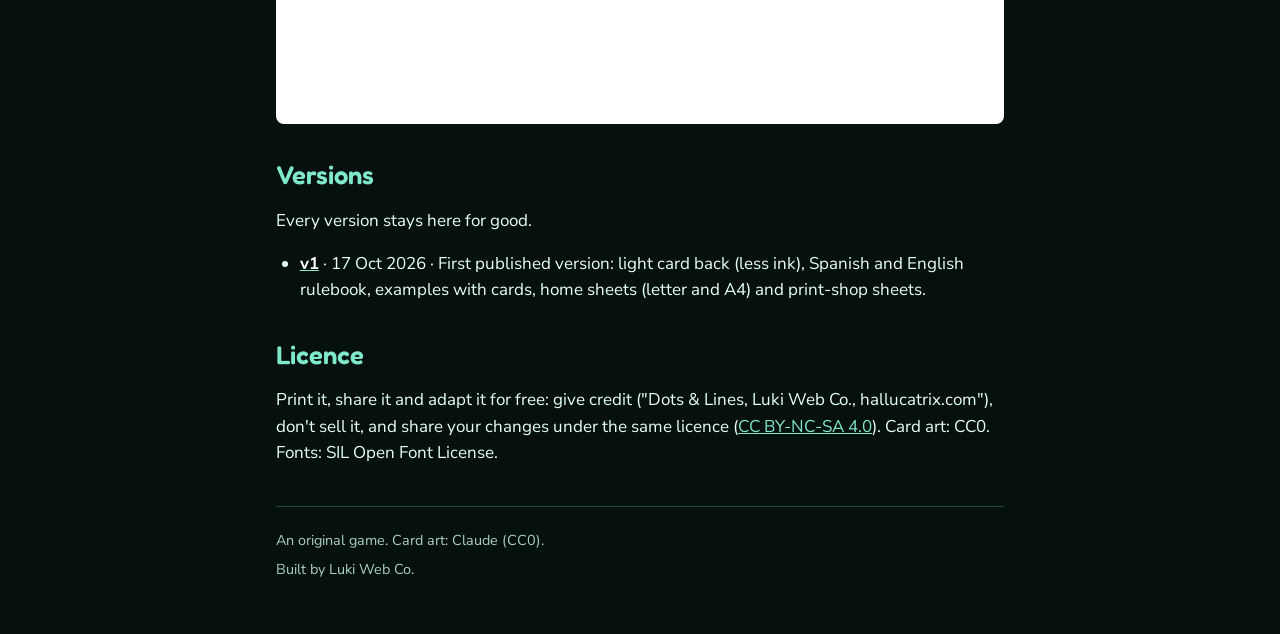
<file: puntos/imprimir/index.html>
<!doctype html>
<html lang="es" translate="no">
<head>
  <meta charset="utf-8">
  <meta name="viewport" content="width=device-width, initial-scale=1">
  <meta name="theme-color" content="#06100E">
  <title>Imprime Puntos y Rayas · Hallucatrix</title>
  <meta name="description" lang="es" content="Puntos y Rayas para imprimir gratis: cartas, reglamento en español e inglés y hoja de puntos, en casa o en imprenta.">
  <meta name="description" lang="en" content="Dots &amp; Lines, free to print: cards, Spanish and English rulebook and score sheet, at home or at a print shop.">
  <link rel="icon" href="../../favicon.svg" type="image/svg+xml">
  <link rel="stylesheet" href="../../css/games.css">
  <script src="../../js/lang.js"></script>
  <script defer src="../../js/page.js"></script>
</head>
<body class="g-puntos">
  <header class="g-top">
    <a class="g-home" href="../">← <span lang="es">Puntos y Rayas</span><span lang="en">Dots &amp; Lines</span></a>
    <button type="button" id="langToggle" class="g-lang" aria-label="Switch to English">EN</button>
  </header>

  <main>
    <section class="g-hero">
      <h1><span lang="es">Imprime Puntos y Rayas</span><span lang="en">Print Dots &amp; Lines</span></h1>
      <p class="g-tagline">
        <span lang="es">Gratis, en casa o en imprenta.</span>
        <span lang="en">Free, at home or at a print shop.</span>
      </p>
    </section>

    <section class="g-actions">
      <a class="g-action g-action-link" href="v1/puntos-y-rayas-v1.zip" download>
        <h2><span lang="es">Descargar v1</span><span lang="en">Download v1</span></h2>
        <p><span lang="es">17 de octubre de 2026 · ZIP, 1.7 MB · PDF</span><span lang="en">17 October 2026 · ZIP, 1.7 MB · PDF</span></p>
        <span class="g-go"><span lang="es">Descargar →</span><span lang="en">Download →</span></span>
      </a>
    </section>

    <article class="g-rules">
      <div lang="es">
      <h2>Qué trae</h2>
      <ul>
        <li><strong>En casa</strong> (carpeta <code>casa/</code>): 12 hojas con 9 cartas cada una, tamaño carta o A4, al tamaño real; una hoja de reversos; el reglamento en 4 hojas carta; la hoja de puntos.</li>
        <li><strong>En imprenta</strong> (carpeta <code>imprenta/</code>): pliegos de 33 × 48 cm con rebase y marcas de corte, la nota para la imprenta y cada pieza suelta.</li>
        <li>Un juego: 96 cartas numeradas, 4 Chispas y una de repuesto, 4 tarjetas de turno, Mercado, «Empiezas tú» y la tarjeta QR. Para 5 a 8 personas, imprime dos.</li>
        <li>El reglamento es un cuadernillo de 16 páginas: en español de un lado y en inglés del otro.</li>
      </ul>
      <p>Imprime las cartas al 100 % (sin «ajustar a la página»), de preferencia en cartulina, y córtalas por las marcas. El archivo <code>LEEME-README.txt</code> explica cada paso.</p>
      </div>
      <div lang="en">
      <h2>What's inside</h2>
      <ul>
        <li><strong>At home</strong> (folder <code>casa/</code>): 12 pages of 9 cards each, US letter or A4, at real size; a page of card backs; the rulebook on 4 letter sheets; the score sheet.</li>
        <li><strong>At a print shop</strong> (folder <code>imprenta/</code>): 33 × 48 cm press sheets with bleed and crop marks, the printer's note (in Spanish) and every piece on its own.</li>
        <li>One set: 96 numbered cards, 4 Sparks plus a spare, 4 turn cards, Market, "You start" and the QR card. For 5 to 8 players, print two.</li>
        <li>The rulebook is a 16-page booklet: Spanish from one side, English from the other.</li>
      </ul>
      <p>Print the cards at 100% (no "fit to page"), on card stock if you can, and cut on the marks. <code>LEEME-README.txt</code> explains each step.</p>
      </div>

      <figure class="g-example">
        <img src="v1/vista-previa.png" width="1123" height="1588" loading="lazy" class="g-print-preview"
             alt="Todas las cartas de Puntos y Rayas v1, el reglamento y la hoja de puntos / Every Dots &amp; Lines v1 card, the rulebook and the score sheet">
      </figure>

      <div lang="es">
      <h2>Versiones</h2>
      <p>Cada versión se queda aquí para siempre.</p>
      <ul>
        <li><a href="v1/puntos-y-rayas-v1.zip" download><strong>v1</strong></a> · 17 oct 2026 · Primera versión publicada: reverso claro (menos tinta), reglamento en español e inglés, ejemplos con cartas, hojas para casa (carta y A4) y pliegos de imprenta.</li>
      </ul>
      <h2>Licencia</h2>
      <p>Puedes imprimirlo, compartirlo y adaptarlo gratis: da crédito («Puntos y Rayas, Luki Web Co., hallucatrix.com»), no lo vendas y comparte tus cambios con la misma licencia (<a href="https://creativecommons.org/licenses/by-nc-sa/4.0/deed.es">CC BY-NC-SA 4.0</a>). Arte de las cartas: CC0. Tipografías: SIL Open Font License.</p>
      </div>
      <div lang="en">
      <h2>Versions</h2>
      <p>Every version stays here for good.</p>
      <ul>
        <li><a href="v1/puntos-y-rayas-v1.zip" download><strong>v1</strong></a> · 17 Oct 2026 · First published version: light card back (less ink), Spanish and English rulebook, examples with cards, home sheets (letter and A4) and print-shop sheets.</li>
      </ul>
      <h2>Licence</h2>
      <p>Print it, share it and adapt it for free: give credit ("Dots &amp; Lines, Luki Web Co., hallucatrix.com"), don't sell it, and share your changes under the same licence (<a href="https://creativecommons.org/licenses/by-nc-sa/4.0/">CC BY-NC-SA 4.0</a>). Card art: CC0. Fonts: SIL Open Font License.</p>
      </div>
    </article>

    <footer class="g-credits">
      <p><span lang="es">Juego original. Arte de las cartas: Claude (CC0).</span><span lang="en">An original game. Card art: Claude (CC0).</span></p>
      <p><span lang="es">Hecho por Luki Web Co.</span><span lang="en">Built by Luki Web Co.</span></p>
    </footer>
  </main>
</body>
</html>
</file>
<file: css/hub.css>
@font-face {
  font-family: Fredoka;
  font-style: normal;
  font-weight: 500;
  font-display: swap;
  src: url("../fonts/fredoka-latin-500-normal.woff2") format("woff2");
}

@font-face {
  font-family: Fredoka;
  font-style: normal;
  font-weight: 600;
  font-display: swap;
  src: url("../fonts/fredoka-latin-600-normal.woff2") format("woff2");
}

@font-face {
  font-family: Fredoka;
  font-style: normal;
  font-weight: 700;
  font-display: swap;
  src: url("../fonts/fredoka-latin-700-normal.woff2") format("woff2");
}

@font-face {
  font-family: "Nunito Sans";
  font-style: normal;
  font-weight: 400;
  font-display: swap;
  src: url("../fonts/nunito-sans-latin-400-normal.woff2") format("woff2");
}

@font-face {
  font-family: "Nunito Sans";
  font-style: normal;
  font-weight: 600;
  font-display: swap;
  src: url("../fonts/nunito-sans-latin-600-normal.woff2") format("woff2");
}

@font-face {
  font-family: "Nunito Sans";
  font-style: normal;
  font-weight: 700;
  font-display: swap;
  src: url("../fonts/nunito-sans-latin-700-normal.woff2") format("woff2");
}

:root {
  color-scheme: dark;
  font-family: "Nunito Sans", system-ui, sans-serif;
  color: #e6fff7;
  background: #06100e;
}

* {
  box-sizing: border-box;
}

body {
  min-width: 320px;
  margin: 0;
  background: #06100e;
}

button,
a {
  -webkit-tap-highlight-color: transparent;
}

a {
  color: #7ee8c9;
}

a:hover {
  color: #b8f5e2;
}

#page {
  position: relative;
  display: flex;
  min-height: 100vh;
  min-height: 100svh;
  flex-direction: column;
  overflow-x: clip;
  background: radial-gradient(ellipse at 50% 40%, #0c221d 0%, #06100e 60%);
}

.hx-header {
  position: relative;
  z-index: 6;
  display: flex;
  flex-wrap: nowrap;
  align-items: baseline;
  justify-content: space-between;
  gap: 12px;
  padding: 28px clamp(16px, 4vw, 56px) 0;
}

.hx-brand {
  display: flex;
  min-width: 0;
  flex-direction: column;
  gap: 4px;
}

.hx-title-home {
  display: inline-block;
  align-self: flex-start;
}

.hx-header h1 {
  margin: 0;
}

.hx-title {
  display: inline-block;
  min-height: 48px;
  margin: 0;
  padding: 0;
  border: 0;
  background: none;
  color: #7ee8c9;
  cursor: pointer;
  font-family: Fredoka, sans-serif;
  font-size: clamp(36px, 5vw, 56px);
  font-weight: 700;
  letter-spacing: -0.5px;
  line-height: 1.1;
  white-space: nowrap;
  transition: text-shadow 0.6s;
}

.hx-title:focus-visible {
  border-radius: 6px;
  outline: 2px solid #e6fff7;
  outline-offset: 4px;
}

.hx-title.hx-settled {
  text-shadow: 0 0 24px rgb(126 232 201 / 70%);
}

.hx-tagline {
  display: flex;
  flex-wrap: wrap;
  gap: 0 0.35em;
  margin: 0;
  color: #a9cfc4;
  font-size: 17px;
  transition: opacity 0.5s;
}

.hx-tagline-hidden {
  opacity: 0;
}

/* One language at a time: <html lang> (set by js/lang.js, switched by the toggle) hides the other one. */
html[lang="es"] body [lang="en"],
html[lang="en"] body [lang="es"] {
  display: none !important;
}

.hx-lang {
  min-width: 48px;
  min-height: 44px;
  padding: 0 14px;
  border: 1px solid #2bb39a;
  border-radius: 999px;
  background: transparent;
  color: #e6fff7;
  cursor: pointer;
  font: 700 15px "Nunito Sans", system-ui, sans-serif;
  letter-spacing: 0.5px;
  align-self: flex-start;
}

.hx-lang:hover {
  background: rgb(43 179 154 / 18%);
}

.hx-lang:focus-visible {
  outline: 2px solid #e6fff7;
  outline-offset: 3px;
}

.hx-main {
  display: flex;
  flex-grow: 1;
  align-items: center;
  padding: 16px clamp(16px, 4vw, 56px) 48px;
}

.hx-stage {
  width: min(100%, 1000px);
  margin: 0 auto;
}

.hx-wells {
  display: flex;
  flex-wrap: wrap;
  justify-content: center;
  gap: 40px 56px;
}

.hx-well {
  position: relative;
  display: flex;
  width: 260px;
  flex-direction: column;
  align-items: center;
  gap: 12px;
  color: #e6fff7;
  text-decoration: none;
}

.hx-phase {
  display: flex;
  flex-direction: column;
  align-items: center;
  gap: 12px;
  animation: hx-phase 9s ease-in-out infinite;
  transition: transform 0.4s;
}

.hx-well:nth-child(1) .hx-phase {
  animation-duration: 9s;
  animation-delay: 0s;
}

.hx-well:nth-child(2) .hx-phase {
  animation-duration: 11.5s;
  animation-delay: -4s;
}

.hx-well:nth-child(3) .hx-phase {
  animation-duration: 7.5s;
  animation-delay: -2.5s;
}

.hx-well:nth-child(4) .hx-phase {
  animation-duration: 13s;
  animation-delay: -7s;
}

.hx-well:nth-child(5) .hx-phase {
  animation-duration: 10s;
  animation-delay: -5.5s;
}

.hx-well:nth-child(6) .hx-phase {
  animation-duration: 12s;
  animation-delay: -9s;
}

.hx-well:hover,
.hx-well:focus-visible {
  z-index: 2;
  animation-play-state: paused;
}

.hx-well:hover .hx-phase,
.hx-well:focus-visible .hx-phase {
  opacity: 1 !important;
  filter: none !important;
  transform: scale(1.1) !important;
  animation-play-state: paused;
}

.hx-well:focus-visible {
  border-radius: 8px;
  outline: 2px solid #e6fff7;
  outline-offset: 5px;
}

.hx-orb {
  position: relative;
  width: 130px;
  height: 130px;
  flex: 0 0 auto;
  border-radius: 50%;
  background: radial-gradient(circle, #000 0%, #000 48%, #0a2c25 64%, var(--tint) 80%, rgb(0 0 0 / 0%) 90%);
  transition: box-shadow 0.3s;
}

.hx-well:nth-child(1) .hx-orb {
  width: 130px;
  height: 130px;
}

.hx-well:nth-child(2) .hx-orb {
  width: 135px;
  height: 135px;
}

.hx-well:nth-child(3) .hx-orb {
  width: 130px;
  height: 130px;
}

.hx-well:nth-child(4) .hx-orb,
.hx-well:nth-child(5) .hx-orb {
  width: 125px;
  height: 125px;
}

.hx-well:nth-child(1) .hx-orb {
  --tint: #e2a33a;
}

.hx-well:nth-child(2) .hx-orb {
  --tint: #f4a7c0;
}

.hx-well:nth-child(3) .hx-orb {
  --tint: #f6c445;
}

.hx-well:nth-child(4) .hx-orb {
  --tint: #ff8a5b;
}

.hx-well:nth-child(5) .hx-orb {
  --tint: #e2b544;
}

.hx-well:nth-child(6) .hx-orb {
  --tint: #4fd1c5;
}

.hx-well:hover .hx-orb {
  box-shadow: 0 0 40px 4px var(--tint);
}

.hx-well:focus-visible .hx-orb {
  box-shadow: 0 0 0 3px #e6fff7;
}

.hx-orb-img {
  position: absolute;
  top: 6%;
  left: 6%;
  width: 88%;
  height: 88%;
  border-radius: 50%;
  object-fit: cover;
}

.hx-orb-ring {
  position: absolute;
  inset: 0;
  border-radius: 50%;
  background: radial-gradient(
    circle closest-side,
    rgb(0 0 0 / 0%) 0%,
    rgb(0 0 0 / 0%) 62%,
    rgb(0 0 0 / 80%) 80%,
    #0a2c25 90%,
    var(--tint) 100%
  );
}

.hx-text {
  display: flex;
  width: 100%;
  flex-direction: column;
  align-items: center;
  gap: 4px;
  text-align: center;
}

.hx-name {
  color: #e6fff7;
  font-family: Fredoka, sans-serif;
  font-size: 22px;
  font-weight: 600;
  line-height: 1.2;
}

.hx-line-es,
.hx-line-en {
  font-size: 15px;
  line-height: 1.35;
}

.hx-line-es {
  color: #a9cfc4;
}

.hx-line-en {
  color: #789c92;
}

.hx-yard {
  position: relative;
  height: 150px;
  margin: 0 clamp(16px, 4vw, 56px);
  border-bottom: 2px dashed rgb(126 232 201 / 18%);
  cursor: crosshair;
  touch-action: pan-y;
}

.hx-rooster {
  position: absolute;
  bottom: 4px;
  left: 4%;
  width: 96px;
  margin-left: -48px;
  pointer-events: none;
  animation: hx-roam 38s ease-in-out infinite;
}

.hx-rooster-face {
  animation: hx-face 38s step-end infinite;
}

.hx-rooster-face.hx-facing-left {
  transform: scaleX(-1);
}

.hx-rooster svg {
  transform-origin: 50% 100%;
  animation: hx-strut 0.7s ease-in-out infinite;
}

.hx-head {
  transform-box: fill-box;
  transform-origin: 20% 90%;
  animation: hx-peck 3.4s ease-in-out infinite;
}

.hx-leg {
  transform-box: fill-box;
  transform-origin: 50% 0;
  animation: hx-step 0.7s ease-in-out infinite;
}

.hx-leg-b {
  animation-delay: -0.35s;
}

.hx-rooster.hx-chasing {
  animation: none;
}

.hx-rooster.hx-chasing .hx-rooster-face,
.hx-rooster.hx-chasing .hx-head {
  animation: none;
}

.hx-rooster.hx-chasing svg {
  animation-duration: 0.32s;
}

.hx-rooster.hx-chasing .hx-leg {
  animation-duration: 0.32s;
}

.hx-rooster.hx-chasing .hx-leg-b {
  animation-delay: -0.16s;
}

.hx-rooster.hx-still .hx-leg,
.hx-rooster.hx-dead .hx-leg,
.hx-rooster.hx-still svg {
  animation: none;
}

/* Flip around the middle (not the feet); after the turn, -14px moves it down to rest on its back on the line. */
.hx-rooster.hx-dead svg {
  transform-origin: 50% 50%;
  transform: rotate(180deg) translateY(-14px);
  animation: none;
}

.hx-poop {
  position: absolute;
  bottom: 4px;
  left: 4%;
  display: none;
  width: 26px;
  height: 22px;
  margin-left: -13px;
  pointer-events: none;
  transform-origin: 50% 100%;
}

.hx-poop.hx-visible {
  display: block;
  animation: hx-plop 0.4s ease-out both;
}

.hx-footer {
  position: relative;
  z-index: 1;
  padding: 12px clamp(16px, 4vw, 56px) 14px;
  color: #8fb5aa;
  font-size: 14px;
  text-align: right;
  pointer-events: none;
}

.hx-overlay[hidden] {
  display: none;
}

.hx-overlay {
  position: fixed;
  z-index: 10;
  inset: 0;
  display: flex;
  flex-direction: column;
  align-items: center;
  justify-content: center;
  gap: 20px;
  padding: 24px 16px;
  background: #000;
  text-align: center;
  animation: hx-fade 0.9s ease-out both;
}

.hx-overlay-title {
  display: flex;
  flex-direction: column;
  margin: 0;
  color: #7ee8c9;
  font-family: Fredoka, sans-serif;
  font-size: clamp(26px, 4vw, 40px);
  font-weight: 600;
}

.hx-overlay-subtitle {
  display: flex;
  flex-direction: column;
  gap: 3px;
  margin: 0;
  color: #a9cfc4;
  font-size: 16px;
}

.hx-climb-out {
  display: flex;
  min-height: 48px;
  align-items: center;
  justify-content: center;
  gap: 0.4em;
  padding: 8px 22px;
  border: 1px solid #2bb39a;
  border-radius: 999px;
  background: transparent;
  color: #e6fff7;
  cursor: pointer;
  font: 600 15px "Nunito Sans", sans-serif;
}

.hx-climb-out:hover,
.hx-climb-out:focus-visible {
  background: #0a2c25;
}

.hx-climb-out:focus-visible {
  outline: 2px solid #e6fff7;
  outline-offset: 3px;
}

@keyframes hx-phase {
  0% {
    opacity: 1;
    filter: blur(0);
    transform: scale(1) skewX(0deg);
  }
  22% {
    opacity: 0.85;
    filter: blur(1px);
    transform: scale(1.04) skewX(-4deg);
  }
  38% {
    opacity: 0.12;
    filter: blur(7px);
    transform: scale(0.8) skewX(10deg);
  }
  46% {
    opacity: 0.05;
    filter: blur(10px) hue-rotate(60deg);
    transform: scale(0.7) skewX(-8deg);
  }
  58% {
    opacity: 0.6;
    filter: blur(3px);
    transform: scale(1.1) skewX(3deg);
  }
  66% {
    opacity: 0.3;
    filter: blur(5px);
    transform: scale(0.95) skewX(-2deg);
  }
  80%,
  100% {
    opacity: 1;
    filter: blur(0);
    transform: scale(1) skewX(0deg);
  }
}

@keyframes hx-roam {
  0% {
    left: 4%;
  }
  18%,
  26% {
    left: 28%;
  }
  40%,
  48% {
    left: 16%;
  }
  66%,
  74% {
    left: 62%;
  }
  90% {
    left: 44%;
  }
  100% {
    left: 4%;
  }
}

@keyframes hx-face {
  0%,
  25.9% {
    transform: scaleX(1);
  }
  26%,
  47.9% {
    transform: scaleX(-1);
  }
  48%,
  73.9% {
    transform: scaleX(1);
  }
  74%,
  100% {
    transform: scaleX(-1);
  }
}

@keyframes hx-strut {
  0%,
  100% {
    transform: translateY(0) rotate(0deg);
  }
  25% {
    transform: translateY(-3px) rotate(-2deg);
  }
  75% {
    transform: translateY(-3px) rotate(2deg);
  }
}

@keyframes hx-peck {
  0%,
  60%,
  100% {
    transform: rotate(0deg);
  }
  70% {
    transform: rotate(28deg);
  }
  80% {
    transform: rotate(4deg);
  }
  90% {
    transform: rotate(26deg);
  }
}

@keyframes hx-step {
  0%,
  100% {
    transform: rotate(-20deg);
  }
  50% {
    transform: rotate(20deg);
  }
}

@keyframes hx-plop {
  0% {
    transform: scale(0) translateY(-20px);
  }
  60% {
    transform: scale(1.3);
  }
  100% {
    transform: scale(1);
  }
}

@keyframes hx-fade {
  from {
    opacity: 0;
  }
  to {
    opacity: 1;
  }
}

@media (max-width: 760px) {
  .hx-header {
    padding-top: 18px;
  }

  .hx-title {
    font-size: clamp(36px, 11vw, 48px);
  }

  .hx-main {
    padding: 20px 16px 30px;
  }

  .hx-wells {
    width: 100%;
    flex-direction: column;
    flex-wrap: nowrap;
    align-items: center;
    gap: 10px;
  }

  .hx-well {
    width: 100%;
    max-width: 390px;
    min-height: 76px;
    flex-direction: row;
  }

  .hx-phase {
    width: 100%;
    flex-direction: row;
    gap: 14px;
  }

  .hx-wells .hx-well:nth-child(n) .hx-orb {
    width: 72px;
    height: 72px;
    flex-shrink: 0;
  }

  .hx-text {
    width: auto;
    max-width: none;
    flex: 1;
    align-items: flex-start;
    text-align: left;
  }

  .hx-name {
    font-size: 20px;
  }

  .hx-line-es,
  .hx-line-en {
    font-size: 14px;
  }

  .hx-yard {
    height: 118px;
    margin: 0 16px;
  }

  .hx-rooster svg {
    width: 80px;
    height: 80px;
  }

  .hx-footer {
    padding-top: 10px;
    text-align: center;
  }

  .hx-climb-out {
    flex-direction: column;
    gap: 0;
  }
}

@media (prefers-reduced-motion: reduce) {
  *,
  *::before,
  *::after {
    scroll-behavior: auto !important;
    animation: none !important;
    transition: none !important;
  }
}
</file>
<file: css/games.css>
/* Game pages (/puntos/, /conquian/): rules, how-to and play. Same palette and fonts as the hub. */
@font-face { font-family: Fredoka; font-weight: 600; font-display: swap; src: url("../fonts/fredoka-latin-600-normal.woff2") format("woff2"); }
@font-face { font-family: Fredoka; font-weight: 700; font-display: swap; src: url("../fonts/fredoka-latin-700-normal.woff2") format("woff2"); }
@font-face { font-family: "Nunito Sans"; font-weight: 400; font-display: swap; src: url("../fonts/nunito-sans-latin-400-normal.woff2") format("woff2"); }
@font-face { font-family: "Nunito Sans"; font-weight: 700; font-display: swap; src: url("../fonts/nunito-sans-latin-700-normal.woff2") format("woff2"); }

:root {
  color-scheme: dark;
  --bg: #06100e;
  --panel: #0c221d;
  --line: #1d4a40;
  --ink: #e6fff7;
  --soft: #a9cfc4;
  --mint: #7ee8c9;
  --teal: #2bb39a;
  --accent: #ff8a5b;
  font-family: "Nunito Sans", system-ui, sans-serif;
  color: var(--ink);
  background: var(--bg);
}

.g-conquian { --accent: #e2b544; }

* { box-sizing: border-box; }

body {
  margin: 0;
  min-height: 100vh;
  background: radial-gradient(ellipse at 50% 0%, #0c221d 0%, var(--bg) 55%);
  line-height: 1.55;
  font-size: 1.0625rem;
}

html[lang="es"] body [lang="en"],
html[lang="en"] body [lang="es"] { display: none; }

a { color: var(--mint); }
a:hover { color: #b8f5e2; }
a:focus-visible, button:focus-visible { outline: 2px solid var(--ink); outline-offset: 3px; }

.g-top {
  display: flex;
  align-items: center;
  justify-content: space-between;
  gap: 12px;
  max-width: 760px;
  margin: 0 auto;
  padding: 14px 16px;
}

.g-home {
  font-family: Fredoka, system-ui, sans-serif;
  font-weight: 600;
  text-decoration: none;
}

.g-lang {
  border: 1px solid var(--teal);
  border-radius: 999px;
  background: transparent;
  color: var(--ink);
  font: 600 0.9rem Fredoka, system-ui, sans-serif;
  padding: 6px 14px;
  cursor: pointer;
}
.g-lang:hover { background: rgb(43 179 154 / 18%); }

main {
  max-width: 760px;
  margin: 0 auto;
  padding: 0 16px 48px;
}

.g-hero {
  text-align: center;
  padding: 18px 0 8px;
}

.g-art {
  display: flex;
  justify-content: center;
  align-items: flex-end;
  gap: 10px;
  margin-bottom: 14px;
}
.g-art img { width: 52px; height: 52px; }
.g-conquian .g-art { gap: 0; }
.g-conquian .g-art img { width: 64px; height: auto; border-radius: 6px; margin: 0 -6px; box-shadow: 0 4px 14px rgb(0 0 0 / 45%); }
.g-conquian .g-art img:nth-child(1) { transform: rotate(-12deg) translateY(6px); }
.g-conquian .g-art img:nth-child(2) { transform: rotate(-4deg); }
.g-conquian .g-art img:nth-child(3) { transform: rotate(4deg); }
.g-conquian .g-art img:nth-child(4) { transform: rotate(12deg) translateY(6px); }

h1 {
  font-family: Fredoka, system-ui, sans-serif;
  font-weight: 700;
  font-size: clamp(2rem, 8vw, 3rem);
  line-height: 1.1;
  margin: 0 0 6px;
  color: var(--mint);
}

.g-tagline {
  margin: 0;
  color: var(--soft);
  font-style: italic;
}

.g-actions {
  display: grid;
  grid-template-columns: repeat(auto-fit, minmax(200px, 1fr));
  gap: 12px;
  margin: 26px 0 8px;
}

.g-action {
  border: 1px solid var(--line);
  border-radius: 16px;
  background: var(--panel);
  padding: 14px 16px;
}
.g-action h2 {
  font-family: Fredoka, system-ui, sans-serif;
  font-weight: 600;
  font-size: 1.15rem;
  margin: 0 0 4px;
  color: var(--ink);
}
.g-action p { margin: 0; color: var(--soft); font-size: 0.95rem; }
.g-action-link { display: block; text-decoration: none; color: inherit; border-color: var(--teal); }
.g-action-link:hover { background: #10302a; }
.g-go {
  display: inline-block;
  margin-top: 8px;
  border-radius: 999px;
  padding: 4px 14px;
  font-weight: 700;
  color: var(--bg);
  background: var(--mint);
}
.g-soon {
  display: inline-block;
  margin-top: 8px;
  border-radius: 999px;
  padding: 2px 10px;
  font-size: 0.8rem;
  font-weight: 700;
  color: var(--bg);
  background: var(--accent);
}

.g-rules h2, .g-rules h3 {
  font-family: Fredoka, system-ui, sans-serif;
  font-weight: 600;
  color: var(--mint);
  line-height: 1.2;
}
.g-rules h2 { font-size: 1.6rem; margin: 36px 0 8px; }
.g-rules h3 { font-size: 1.3rem; margin: 30px 0 8px; padding-top: 18px; border-top: 1px solid var(--line); }
.g-rules h4 { font-size: 1.05rem; margin: 18px 0 6px; color: var(--ink); }
.g-rules strong { color: #fff; }
.g-rules ul, .g-rules ol { padding-left: 1.4em; }
.g-rules li { margin: 4px 0; }
.g-rules li > p { margin: 8px 0; }

.g-rules blockquote {
  margin: 10px 0 14px;
  padding: 10px 14px;
  border-left: 4px solid var(--accent);
  border-radius: 0 12px 12px 0;
  background: var(--panel);
}

.g-table { overflow-x: auto; margin: 12px 0; }
.g-table table { border-collapse: collapse; width: 100%; min-width: 300px; font-size: 0.95rem; }
.g-table th, .g-table td { border: 1px solid var(--line); padding: 6px 8px; text-align: center; }
.g-table th { background: var(--panel); font-weight: 700; }

.g-cards {
  display: flex;
  flex-wrap: wrap;
  gap: 6px;
  margin: 8px 0 4px;
}
.g-cards img { width: 58px; height: auto; border-radius: 5px; }
.g-example { margin: 14px 0; }
.g-example figcaption { color: var(--soft); font-size: 0.95rem; }
.g-print-preview { display: block; width: 100%; height: auto; border-radius: 8px; }

.g-credits {
  margin-top: 40px;
  padding-top: 16px;
  border-top: 1px solid var(--line);
  color: var(--soft);
  font-size: 0.9rem;
}
.g-credits p { margin: 6px 0; }

@media (max-width: 420px) {
  body { font-size: 1rem; }
  .g-art img { width: 44px; height: 44px; }
  .g-conquian .g-art img { width: 52px; }
}
</file>
<file: cruces/cruces.css>
:root {
  font-family: system-ui, -apple-system, BlinkMacSystemFont, "Segoe UI", sans-serif;
  color: #222b35;
  background: #faf8f2;
  line-height: 1.5;
}
* { box-sizing: border-box; }
[hidden] { display: none !important; }
body { margin: 0; }
main { max-width: 42rem; margin: auto; padding: 1rem; }
header { display: flex; justify-content: space-between; align-items: start; gap: 1rem; }
.home { display: inline-block; margin-bottom: .25rem; font-size: .9rem; color: inherit; }
h1 { margin: 0; font-size: 2.4rem; letter-spacing: -.06em; }
header p { margin-top: 0; }
h2 { font-size: 1.25rem; }
h3 { font-size: 1.1rem; margin: 0 0 .4rem; }
button, textarea { font: inherit; }
button {
  cursor: pointer;
  min-height: 2.8rem;
  padding: .6rem .85rem;
  border-radius: .65rem;
  border: 1px solid #68727c;
  background: #fff;
  color: inherit;
  touch-action: manipulation;
}
button:disabled { opacity: .5; cursor: default; }
button:focus-visible, textarea:focus-visible, summary:focus-visible {
  outline: 3px solid #b44511;
  outline-offset: 3px;
}
.primary { background: #243f4c; color: #fff; border-color: #243f4c; }
.daily { font-weight: 650; }
#message { min-height: 1.5rem; }
.notice, .warning { padding: .75rem; border: 1px solid #9c7329; background: #fff4d6; border-radius: .6rem; }
.warning { border-color: #a33824; }
.tiles { display: grid; grid-template-columns: repeat(4, minmax(0, 1fr)); gap: .4rem; }
.tile {
  min-width: 0;
  min-height: 5.25rem;
  padding: .45rem .2rem;
  font-size: clamp(.78rem, 2.8vw, 1rem);
  font-weight: 650;
  overflow-wrap: anywhere;
  background: #e9e5db;
  border: 2px solid transparent;
}
.tile[aria-pressed="true"] { background: #243f4c; color: #fff; border-color: #243f4c; box-shadow: inset 0 0 0 2px #fff; }
.region { display: block; font-size: .75rem; font-weight: 500; margin-top: .2rem; }
.group { padding: .85rem; border-radius: .6rem; margin-bottom: .5rem; color: #20242a; }
.group p { margin: .25rem 0; overflow-wrap: anywhere; }
.color-0 { background: #f2d979; }
.color-1 { background: #b6d4ae; }
.color-2 { background: #b7cfe9; }
.color-3 { background: #d3bee4; }
.controls { display: flex; flex-wrap: wrap; gap: .5rem; }
#reveal { margin-left: auto; }
#results { border-top: 1px solid #b6b5b0; margin-top: 1.5rem; }
#share-fallback { margin-top: 1rem; }
textarea { width: 100%; resize: vertical; padding: .75rem; color: #222b35; background: #fff; }
details { margin: 1rem 0; }
summary { cursor: pointer; font-weight: 650; }
footer { font-size: .85rem; margin-top: 2rem; color: #4d5962; }
@media (max-width: 360px) {
  main { padding: .65rem; }
  .controls button { flex: 1 1 40%; }
}
</file>
<file: play/tokens.css>
/* Design tokens and fonts for the game screens (the look they had before the move to hallucatrix.com).
   Fonts: SIL OFL 1.1, licences beside them in fonts/. */
@font-face{font-family:"Bricolage Grotesque";font-style:normal;font-display:swap;font-weight:200 800;font-stretch:75% 100%;
 src:url(fonts/bricolage-grotesque/bricolage-grotesque-latin-wdth-normal.woff2) format("woff2");
 unicode-range:U+0000-00FF,U+0131,U+0152-0153,U+02BB-02BC,U+02C6,U+02DA,U+02DC,U+0304,U+0308,U+0329,U+2000-206F,U+20AC,U+2122,U+2191,U+2193,U+2212,U+2215,U+FEFF,U+FFFD}
@font-face{font-family:"Bricolage Grotesque";font-style:normal;font-display:swap;font-weight:200 800;font-stretch:75% 100%;
 src:url(fonts/bricolage-grotesque/bricolage-grotesque-latin-ext-wdth-normal.woff2) format("woff2");
 unicode-range:U+0100-0130,U+0132-02BA,U+02BD-02C5,U+02C7-02CC,U+02CE-02D7,U+02DD-02FF,U+1E00-1E9F,U+1EF2-1EFF,U+2020,U+20A0-20AB,U+20AD-20C0,U+2113,U+2C60-2C7F,U+A720-A7FF}
@font-face{font-family:"Atkinson Hyperlegible";font-style:normal;font-display:swap;font-weight:400;
 src:url(fonts/atkinson-hyperlegible/atkinson-hyperlegible-latin-400-normal.woff2) format("woff2")}
@font-face{font-family:"Atkinson Hyperlegible";font-style:italic;font-display:swap;font-weight:400;
 src:url(fonts/atkinson-hyperlegible/atkinson-hyperlegible-latin-400-italic.woff2) format("woff2")}
@font-face{font-family:"Atkinson Hyperlegible";font-style:normal;font-display:swap;font-weight:700;
 src:url(fonts/atkinson-hyperlegible/atkinson-hyperlegible-latin-700-normal.woff2) format("woff2")}
@font-face{font-family:"JetBrains Mono";font-style:normal;font-display:swap;font-weight:400;
 src:url(fonts/jetbrains-mono/jetbrains-mono-latin-400-normal.woff2) format("woff2")}
@font-face{font-family:"JetBrains Mono";font-style:normal;font-display:swap;font-weight:700;
 src:url(fonts/jetbrains-mono/jetbrains-mono-latin-700-normal.woff2) format("woff2")}

:root{
 /* colour: board, chalk, marker. Lowercase 6-digit hex so the film spec palette can reuse them verbatim. */
 --eai-color-bg:#0f1a16; --eai-color-surface:#15241e; --eai-color-surface-2:#1d2f28;
 --eai-color-ink:#f4efe3; --eai-color-ink-muted:#a9b8ae; --eai-color-accent:#ff7a3d; --eai-color-accent-2:#8fd3ff;
 --eai-color-hit:#b8f15a; --eai-color-miss:#ff9ec0; --eai-color-danger:#ff6b5e; --eai-color-focus:#ffd84a;
 /* type: a strange, stretchy grotesque for shouting; a font built for legibility for reading; a mono for lab labels */
 --eai-font-display:"Bricolage Grotesque",ui-sans-serif,system-ui,sans-serif;
 --eai-font-body:"Atkinson Hyperlegible",ui-sans-serif,system-ui,sans-serif;
 --eai-font-mono:"JetBrains Mono",ui-monospace,SFMono-Regular,Menlo,monospace;
 --eai-text-scale:1;  
 --eai-step--1:calc(.875rem*var(--eai-text-scale)); --eai-step-0:calc(1.0625rem*var(--eai-text-scale));
 --eai-step-1:calc(1.25rem*var(--eai-text-scale)); --eai-step-2:calc(1.6rem*var(--eai-text-scale));
 --eai-step-3:calc(2.1rem*var(--eai-text-scale)); --eai-step-4:calc(2.8rem*var(--eai-text-scale)); --eai-step-5:calc(3.8rem*var(--eai-text-scale));
 --eai-space-1:4px; --eai-space-2:8px; --eai-space-3:12px; --eai-space-4:16px; --eai-space-5:24px; --eai-space-6:32px; --eai-space-7:48px; --eai-space-8:72px;
 /* shape: manga-panel corners, hard chalk shadows (offset, no blur) */
 --eai-radius-s:4px; --eai-radius-m:10px; --eai-radius-l:20px;
 --eai-shadow-1:0 0 0 1px rgba(244,239,227,.10),0 10px 30px -14px rgba(0,0,0,.7);
 --eai-shadow-2:6px 6px 0 0 #ff7a3d;
 /* motion: lines draw, dots pop; nothing slides for the sake of sliding */
 --eai-tap-min:48px; --eai-motion-fast:140ms; --eai-motion-slow:520ms; --eai-ease:cubic-bezier(.2,.8,.2,1);
}
@media (prefers-reduced-motion:reduce){:root{--eai-motion-fast:0ms;--eai-motion-slow:0ms}}
</file>
<file: play/shell.css>
:root { color-scheme: dark; --eai-color-ink: #f4efe3; --eai-color-accent: #7ee8c9; }
* { box-sizing: border-box; }
body { margin: 0; background: #06100e; color: #f4efe3; font-family: system-ui, sans-serif; }
a { color: #7ee8c9; } button,input,select { font: inherit; } button,a,input { touch-action: manipulation; } button { cursor: pointer; }
.shell-header { display: flex; gap: 12px; align-items: center; padding: 16px; border-bottom: 1px solid #31564a; }
.shell-header a { text-decoration: none; } #game-name { flex: 1; text-align: center; } #language { padding: 9px; }
#view { max-width: 1200px; margin: auto; padding: 16px; min-width: 0; }
.public-cards { display: grid; grid-template-columns: repeat(auto-fit,minmax(min(100%,300px),1fr)); gap: 20px; }
.card,.auth-card { padding: 20px; border: 1px solid #31564a; border-radius: 16px; background: #10201a; }
.btn { display: inline-flex; justify-content: center; align-items: center; gap: 8px; padding: 12px 16px; border: 1px solid #52766a; border-radius: 10px; text-decoration: none; color: inherit; background: #193b30; min-height: 44px; }
.btn-primary { background: #7ee8c9; color: #06100e; } .btn-big { font-size: 1.1rem; } .btn:disabled { opacity: .5; }
.row { display: flex; flex-wrap: wrap; align-items: center; gap: 12px; } .grow { flex: 1; } .icon { width: 24px; height: 24px; fill: none; stroke: currentColor; stroke-width: 2; }
.auth-card { display: grid; gap: 14px; max-width: 480px; margin: 20px auto; } label { display: grid; gap: 6px; } input,select { max-width: 100%; min-width: 0; padding: 12px; background: #06100e; color: inherit; border: 1px solid #52766a; border-radius: 8px; }
.public-card { display: grid; gap: 14px; } .public-card h2 { margin: 0; } .sr-only { position: absolute; width: 1px; height: 1px; overflow: hidden; clip-path: inset(50%); }
dialog.sheet { color: inherit; background: #10201a; border: 1px solid #52766a; border-radius: 16px; max-width: calc(100vw - 24px); max-height: 90vh; overflow: auto; } dialog::backdrop { background: #000a; }
#toast { position: fixed; bottom: 20px; left: 5%; max-width: 90%; padding: 12px; background: #193b30; border-radius: 12px; visibility: hidden; z-index: 1000; } #toast.show { visibility: visible; }
.games-tv #view { max-width: none; } [hidden] { display: none !important; }
</file>
<file: play/games-theme.css>
/* Dots & Lines / Puntos y Rayas: the game's look. Owned by W5 (contracts/games-art.md has the rules).
   Game night on the players's board: deep green felt, chalk lines, enamel dots, one tangerine ball (the Spark).
   Uses the frozen design tokens (/assets/tokens.css). Everything that moves lives inside the
   `prefers-reduced-motion: no-preference` block at the bottom, so reduced motion gets a still (but complete) game.
   Images are same-origin files in games-assets/ (CSP img-src 'self'). */

:root {
  /* surfaces */
  --gm-felt: #0d2119; --gm-felt-2: #12291f; --gm-rail: #0a1712; --gm-plate: #10201a;
  --gm-chalk: var(--eai-color-ink, #f4efe3);
  --gm-chalk-soft: color-mix(in srgb, var(--gm-chalk) 22%, transparent);
  /* suits: colour + shape (Coral ● r, Sky ■ b, Leaf ▲ g, Plum ◆ p) and the Spark ✦ s */
  --gm-suit-r: #ff9478; --gm-suit-b: #7fd0ff; --gm-suit-g: #8fdc5c; --gm-suit-p: #b98cf5; --gm-suit-s: #f4efe3;
  --gm-spark-star: var(--eai-color-accent, #ff7a3d);
  /* signals */
  --gm-pick: var(--gm-chalk); --gm-bad: var(--eai-color-danger, #ff6b5e); --gm-new: var(--eai-color-hit, #b8f15a);
  --gm-hint: var(--eai-color-accent-2, #8fd3ff); --gm-ball: var(--eai-color-accent, #ff7a3d);
  /* sizes: 52 px at text size 1, scaled by the players text-size control, capped at a sixth of the viewport */
  --gm-dot: min(calc(52px * var(--eai-text-scale, 1)), calc((100vw - 40px) / 6));
  --gm-gap: calc(var(--gm-dot) * .08);
  /* motion (ms; dots.json motion_ms has the same numbers) */
  --gm-t-pop: 260ms; --gm-t-snap: 180ms; --gm-t-lift: 140ms; --gm-t-flip: 420ms; --gm-t-shake: 360ms;
  --gm-t-draw: 420ms; --gm-t-clear: 700ms; --gm-t-bell: 900ms; --gm-t-flash: 600ms; --gm-t-burst: 1100ms;
  --gm-t-new: 1800ms; --gm-t-tick: 1000ms;
  --gm-ease-pop: cubic-bezier(.34, 1.56, .64, 1); --gm-ease: cubic-bezier(.2, .8, .2, 1);
}

/* ---- surfaces ------------------------------------------------------------------------------------------ */
.gm-felt {
  background-color: var(--gm-felt);
  background-image:
    radial-gradient(120% 80% at 50% 0%, color-mix(in srgb, var(--gm-ball) 7%, transparent), transparent 60%),
    radial-gradient(140% 100% at 50% 50%, transparent 55%, rgba(0, 0, 0, .38)),
    url(games-assets/felt.svg);
  background-size: auto, auto, 96px 96px;
  background-attachment: fixed, fixed, scroll;
  color: var(--gm-chalk);
}
.gm-card {
  background: color-mix(in srgb, var(--gm-felt-2) 88%, transparent);
  border-radius: var(--eai-radius-l, 20px);
  box-shadow: inset 0 0 0 1px rgba(244, 239, 227, .09), 0 14px 30px -18px rgba(0, 0, 0, .8);
}
.gm-tray { /* the sticky bottom tray: a darker rail with a chalk edge */
  background: linear-gradient(to bottom, color-mix(in srgb, var(--gm-rail) 92%, transparent), var(--gm-rail));
  border-top: 2px solid var(--gm-chalk-soft);
  box-shadow: 0 -18px 30px -20px rgba(0, 0, 0, .9);
}

/* ---- the wordmark: real text, so it scales and translates ------------------------------------------------
   <span class="gm-wordmark"><span class="gm-wm-word">Dots</span> <span class="gm-wm-amp">&amp;</span>
   <span class="gm-wm-word">Lines</span></span>   (ES: Puntos <span class="gm-wm-amp">y</span> Rayas) */
.gm-wordmark {
  display: inline-block; position: relative; padding-bottom: .42em;
  font-family: var(--eai-font-display); font-weight: 800; font-stretch: 75%;
  font-size: clamp(2.4rem, 11vw, 4.8rem); line-height: .9; letter-spacing: -.02em; color: var(--gm-chalk);
}
.gm-wm-amp { color: var(--gm-ball); font-stretch: 100%; }
.gm-wordmark::after { /* a full group of four suit dots on a chalk line: the line that clears */
  content: ""; position: absolute; left: 0; right: 0; bottom: 0; height: .4em;
  background: url(games-assets/wordmark-line.svg) left center / 100% 100% no-repeat;
}

/* ---- dots ------------------------------------------------------------------------------------------------
   Portrait cards from dots.js, with suit geometry from games-assets/dots.json. */
.gm-dot {
  position: relative; display: inline-grid; place-items: center; flex: none;
  width: var(--gm-dot); height: calc(var(--gm-dot) * 1.4);
  border-radius: 9%; -webkit-tap-highlight-color: transparent;
}
.gm-dot > svg { width: 100%; height: 100%; display: block; overflow: visible; }
.gm-dot > svg text { font-family: var(--eai-font-display); }
button.gm-dot { padding: 0; border: 0; background: none; color: inherit; cursor: pointer; }
.gm-dot::after { /* state ring around the card */
  content: ""; position: absolute; inset: -2%; border-radius: 9%; pointer-events: none;
  border: 3px solid transparent;
}
.gm-dot.is-picked { transform: translateY(-16%) scale(1.06); z-index: 2; }
.gm-dot.is-picked::after { border-color: var(--gm-pick); box-shadow: 0 0 0 3px rgba(0, 0, 0, .45), 0 12px 18px -6px rgba(0, 0, 0, .7); }
.gm-dot.is-invalid::after { border: 3px dashed var(--gm-bad); }
.gm-dot.is-new::after { border-color: var(--gm-new); box-shadow: 0 0 16px 2px color-mix(in srgb, var(--gm-new) 55%, transparent); }
.gm-dot.is-hint::after { border: 3px dashed var(--gm-hint); }
.gm-dot.is-stack::after { border-color: var(--gm-ball); }
.gm-dot.is-locked { filter: grayscale(.9) brightness(.65); opacity: .6; }
.gm-dot.is-locked::after {
  border-color: rgba(244, 239, 227, .25); inset: 2% 6% 10%;
  background: repeating-linear-gradient(-45deg, rgba(15, 26, 22, .55) 0 4px, transparent 4px 9px);
}
.gm-new { /* the "New!" chip a Market trade puts on a dot (text from W3a's i18n) */
  position: absolute; top: -22%; left: 50%; transform: translateX(-50%) rotate(-6deg); z-index: 3;
  padding: 1px 7px; border-radius: 999px; white-space: nowrap;
  background: var(--gm-new); color: var(--gm-plate);
  font: 700 calc(var(--gm-dot) * .2)/1.3 var(--eai-font-mono); text-transform: uppercase; letter-spacing: .04em;
}
/* a Spark that stands for a dot: a small token of that suit and number tucked at its lower right */
.gm-as { position: absolute; right: 0; bottom: 0; width: 50%; height: 50%; z-index: 1;
  filter: drop-shadow(0 0 0 var(--gm-felt)) drop-shadow(2px 2px 0 var(--gm-felt)); }
.gm-as > svg { width: 100%; height: 100%; display: block; }

/* the Stack: the top dot on a pile, with its count */
.gm-stack { position: relative; display: inline-grid; padding: 0 6px 6px 0; }
.gm-stack::before, .gm-stack::after {
  content: ""; position: absolute; width: var(--gm-dot); height: calc(var(--gm-dot) * 1.4); border-radius: 9%;
  background: var(--gm-felt-2); box-shadow: inset 0 0 0 2px var(--gm-chalk-soft);
}
.gm-stack::before { left: 6px; top: 6px; }
.gm-stack::after { left: 3px; top: 3px; }
.gm-stack > .gm-dot { z-index: 1; }
.gm-stack-count {
  position: absolute; right: -4px; top: -6px; z-index: 2; min-width: 1.7em; padding: 0 .35em; text-align: center;
  border-radius: 999px; background: var(--gm-ball); color: var(--gm-plate);
  font: 700 var(--eai-step--1)/1.6 var(--eai-font-mono);
}
.gm-stack-count.is-many { left: 0; right: auto; font-size: clamp(12px, var(--eai-step--1), 16px); }

/* ---- lines (Rayas): dots strung on a chalk line. Runs: a solid line. Groups: a dotted line. --------------- */
.gm-line {
  position: relative; display: flex; align-items: center; min-height: calc(var(--gm-dot) + 12px);
  padding: 6px 10px; border-radius: calc(var(--gm-dot) / 2 + 10px); border: 2px solid transparent;
}
.gm-line-dots { position: relative; display: flex; gap: var(--gm-gap); }
.gm-line-dots::before { /* the chalk line, from the first dot's centre to the last */
  content: ""; position: absolute; left: calc(var(--gm-dot) / 2); right: calc(var(--gm-dot) / 2);
  top: calc(var(--gm-dot) * .7 - 2px); height: 4px; border-radius: 2px; transform-origin: left center;
  background: linear-gradient(90deg, var(--gm-chalk) 0 70%, color-mix(in srgb, var(--gm-chalk) 70%, transparent) 70% 74%,
    var(--gm-chalk) 74%) 0 0 / 23px 100%;
  opacity: .85;
}
.gm-line--group .gm-line-dots::before {
  background: radial-gradient(circle, var(--gm-chalk) 0 2px, transparent 2.5px) 0 50% / 11px 4px repeat-x;
}
.gm-line-dots > .gm-dot { z-index: 1; }
.gm-line.is-full { border-color: color-mix(in srgb, var(--gm-ball) 70%, transparent);
  box-shadow: 0 0 22px -4px color-mix(in srgb, var(--gm-ball) 55%, transparent), inset 0 0 18px -8px var(--gm-ball); }
.gm-line.is-bad { border: 2px dashed var(--gm-bad); background: color-mix(in srgb, var(--gm-bad) 8%, transparent); }
.gm-line.is-bad .gm-line-dots::before { background: var(--gm-bad); opacity: .5; }
.gm-line-why {
  margin-left: auto; padding: 2px 10px; border-radius: 999px; white-space: nowrap;
  background: var(--gm-bad); color: var(--gm-plate); font: 700 var(--eai-step--1)/1.5 var(--eai-font-body);
}
.gm-line.is-hint { border: 2px dashed var(--gm-hint); }
.gm-line.is-last { border: 2px solid var(--gm-new); box-shadow: 0 0 18px color-mix(in oklab, var(--gm-new) 45%, transparent); }  /* last-turn sheet */
.gm-target { /* "Put here" / "+ New line" drop targets */
  display: grid; place-items: center; min-height: calc(var(--gm-dot) + 12px); padding: 6px 14px;
  border: 2px dashed color-mix(in srgb, var(--gm-chalk) 55%, transparent); border-radius: calc(var(--gm-dot) / 2 + 10px);
  color: var(--gm-chalk); font: 700 var(--eai-step-0)/1.2 var(--eai-font-mono); text-transform: uppercase; letter-spacing: .08em;
  background: color-mix(in srgb, var(--gm-chalk) 4%, transparent);
}
.gm-target:hover, .gm-target:focus-visible { border-color: var(--gm-chalk); background: color-mix(in srgb, var(--gm-chalk) 9%, transparent); }

/* ---- buttons -------------------------------------------------------------------------------------------- */
.gm-btn {
  min-height: 56px; padding: 10px 26px; border: 0; border-radius: var(--eai-radius-m, 10px); cursor: pointer;
  background: var(--gm-chalk); color: var(--gm-plate);
  font: 800 var(--eai-step-1)/1 var(--eai-font-display); font-stretch: 85%; letter-spacing: .01em;
  box-shadow: 4px 4px 0 0 rgba(0, 0, 0, .55);
}
.gm-btn:active { transform: translate(2px, 2px); box-shadow: 2px 2px 0 0 rgba(0, 0, 0, .55); }
.gm-btn--trade, .gm-btn--go { background: var(--gm-ball); color: var(--gm-plate); box-shadow: 4px 4px 0 0 var(--gm-chalk); }
.gm-btn[disabled] { opacity: .45; cursor: not-allowed; transform: none; }

/* ---- the Market ------------------------------------------------------------------------------------------ */
.gm-market { position: relative; display: grid; gap: 14px; justify-items: center; text-align: center; padding: 22px 16px; }
.gm-market-banner {
  display: flex; align-items: center; gap: 14px; padding: 10px 18px 10px 12px;
  background: var(--gm-ball); color: var(--gm-plate); border-radius: var(--eai-radius-m, 10px);
  box-shadow: 6px 6px 0 0 var(--gm-chalk); transform: rotate(-2deg);
}
.gm-market-title { font: 800 clamp(2.2rem, 10vw, 4.4rem)/.9 var(--eai-font-display); font-stretch: 75%; text-transform: uppercase; letter-spacing: -.01em; }
.gm-bell { width: clamp(48px, 12vw, 84px); height: auto; flex: none; transform-origin: 50% 30%; }
.gm-market-banner .gm-bell path, .gm-market-banner .gm-bell g { stroke: var(--gm-plate); }
.gm-market-banner .gm-bell rect { fill: var(--gm-chalk); }
.gm-market-sub { margin: 0; font-size: var(--eai-step-1); color: var(--gm-chalk); }
.gm-ring { /* countdown: set --gm-p (0..1 of time left) from JS with el.style.setProperty */
  --gm-p: 1; --gm-ring-c: var(--gm-plate);
  position: relative; display: grid; place-items: center; flex: none;
  width: clamp(54px, 13vw, 96px); aspect-ratio: 1; border-radius: 50%;
  background: conic-gradient(var(--gm-ring-c) calc(var(--gm-p) * 360deg), color-mix(in srgb, var(--gm-ring-c) 18%, transparent) 0);
}
.gm-ring::before { content: ""; position: absolute; inset: 14%; border-radius: 50%; background: var(--gm-ball); }
.gm-ring-num { position: relative; font: 800 clamp(1.4rem, 6vw, 2.6rem)/1 var(--eai-font-display); font-variant-numeric: tabular-nums; }
.gm-ring--big { width: min(56vw, 360px); --gm-ring-c: var(--gm-ball); }
.gm-ring--big::before { background: var(--gm-felt); }
.gm-ring--big .gm-ring-num { font-size: min(22vw, 150px); color: var(--gm-chalk); }
.gm-ring.is-urgent { --gm-ring-c: var(--gm-plate); }
.gm-ring--big.is-urgent { --gm-ring-c: var(--gm-bad); }
.gm-offers { display: flex; flex-wrap: wrap; justify-content: center; gap: 8px; }
.gm-offer {
  padding: 6px 14px; border-radius: 999px; border: 2px solid var(--gm-chalk-soft);
  font: 700 var(--eai-step-0)/1.3 var(--eai-font-mono); color: var(--gm-chalk);
}
.gm-offer.is-mine { border-color: var(--gm-chalk); }
.gm-offer.is-match { border-color: var(--gm-new); color: var(--gm-new); }
.gm-flash { /* full-screen flash when the bell rings; add the element, it removes itself visually */
  position: fixed; inset: 0; z-index: 60; pointer-events: none; opacity: 0;
  background: radial-gradient(70% 60% at 50% 40%, color-mix(in srgb, var(--gm-ball) 55%, transparent), transparent 75%);
}

/* ---- round end -------------------------------------------------------------------------------------------- */
.gm-win {
  position: relative; display: grid; gap: 10px; justify-items: center; text-align: center; padding: 30px 18px 26px;
  background: var(--gm-felt-2); border-radius: var(--eai-radius-l, 20px); box-shadow: var(--eai-shadow-2, 6px 6px 0 0 #ff7a3d);
  overflow: hidden; isolation: isolate;
}
.gm-win-kicker { font: 400 var(--eai-step--1)/1 var(--eai-font-mono); letter-spacing: .16em; text-transform: uppercase; color: var(--eai-color-ink-muted, #a9b8ae); }
.gm-win-title { font: 800 clamp(2.4rem, 11vw, 4.6rem)/.92 var(--eai-font-display); font-stretch: 75%; color: var(--gm-chalk);
  text-shadow: 0 0 14px var(--gm-felt-2), 0 0 4px var(--gm-felt-2); } /* the chalk burst passes behind the words */
.gm-win-dots { display: flex; gap: var(--gm-gap); padding: 6px 0; }
.gm-win-points { font-size: var(--eai-step-1); }
.gm-win-points b { color: var(--gm-ball); font: 800 var(--eai-step-3)/1 var(--eai-font-display); }
.gm-burst { /* chalk burst behind a win card or a clearing line */
  position: absolute; left: 50%; top: 46%; z-index: -1; width: min(150%, 640px); aspect-ratio: 1;
  transform: translate(-50%, -50%); pointer-events: none;
  background: url(games-assets/burst.svg) center / contain no-repeat; opacity: .5;
}

/* ---- the TV --------------------------------------------------------------------------------------------- */
.gm-tv { --gm-dot: clamp(56px, 4.4vw, 96px); }
.gm-tv .gm-wordmark { font-size: clamp(3rem, 5vw, 6rem); }

/* ---- motion: only when the viewer hasn't asked for less -------------------------------------------------- */
@media (prefers-reduced-motion: no-preference) {
  .gm-dot { transition: transform var(--gm-t-lift) var(--gm-ease), filter var(--gm-t-lift) linear, opacity var(--gm-t-lift) linear; }
  .gm-dot.is-enter { animation: gm-pop var(--gm-t-pop) var(--gm-ease-pop) both; }
  .gm-dot.is-snap { animation: gm-snap var(--gm-t-snap) var(--gm-ease) both; }
  .gm-dot.is-flip { animation: gm-flip var(--gm-t-flip) var(--gm-ease) both; }
  .gm-dot.is-invalid { animation: gm-shake var(--gm-t-shake) var(--gm-ease) both; }
  .gm-dot.is-new::after { animation: gm-glow var(--gm-t-new) ease-in-out 2; }
  .gm-dot.is-hint::after { animation: gm-breathe 1.6s ease-in-out infinite; }
  .gm-new { animation: gm-pop var(--gm-t-pop) var(--gm-ease-pop) both; }
  .gm-line.is-drawn .gm-line-dots::before { animation: gm-draw var(--gm-t-draw) var(--gm-ease) both; }
  .gm-line.is-bad { animation: gm-shake var(--gm-t-shake) var(--gm-ease) both; }
  .gm-line.is-full { animation: gm-full 900ms ease-in-out 2; }
  .gm-line.is-clearing .gm-dot { animation: gm-clear var(--gm-t-clear) var(--gm-ease) both; }
  .gm-line.is-clearing .gm-dot:nth-child(2) { animation-delay: 40ms; }
  .gm-line.is-clearing .gm-dot:nth-child(3) { animation-delay: 80ms; }
  .gm-line.is-clearing .gm-dot:nth-child(4) { animation-delay: 120ms; }
  .gm-line.is-clearing .gm-dot:nth-child(5) { animation-delay: 160ms; }
  .gm-line.is-clearing .gm-dot:nth-child(6) { animation-delay: 200ms; }
  .gm-line.is-clearing .gm-line-dots::before { animation: gm-undraw var(--gm-t-clear) var(--gm-ease) both; }
  .gm-target { animation: gm-breathe 1.8s ease-in-out infinite; }
  .gm-market.is-open .gm-market-banner { animation: gm-slam 520ms var(--gm-ease-pop) both; }
  .gm-bell.is-ringing { animation: gm-ring var(--gm-t-bell) ease-in-out both; }
  .gm-ring { transition: --gm-p 1s linear; }
  .gm-ring.is-urgent { animation: gm-tick var(--gm-t-tick) ease-out infinite; }
  .gm-flash.is-on { animation: gm-flash var(--gm-t-flash) ease-out both; }
  .gm-shake { animation: gm-shake-screen 420ms var(--gm-ease) both; }
  .gm-offer.is-new { animation: gm-pop var(--gm-t-pop) var(--gm-ease-pop) both; }
  .gm-win { animation: gm-pop 420ms var(--gm-ease-pop) both; }
  .gm-win .gm-burst { animation: gm-burst var(--gm-t-burst) var(--gm-ease) both; }
  .gm-win-dots .gm-dot { animation: gm-pop var(--gm-t-pop) var(--gm-ease-pop) both; }
  .gm-win-dots .gm-dot:nth-child(1) { animation-delay: 250ms; }
  .gm-win-dots .gm-dot:nth-child(2) { animation-delay: 330ms; }
  .gm-win-dots .gm-dot:nth-child(3) { animation-delay: 410ms; }
  .gm-win-dots .gm-dot:nth-child(4) { animation-delay: 490ms; }
  .gm-win-dots .gm-dot:nth-child(n+5) { animation-delay: 570ms; }
  .gm-wordmark::after { animation: gm-wipe 700ms var(--gm-ease) 200ms both; }
}
@property --gm-p { syntax: "<number>"; inherits: true; initial-value: 1; }

@keyframes gm-pop { 0% { transform: scale(.4); opacity: 0; } 70% { transform: scale(1.08); opacity: 1; } 100% { transform: scale(1); } }
@keyframes gm-snap { 0% { transform: translateY(-14%) scale(1.06); } 60% { transform: translateY(3%) scale(.97); } 100% { transform: none; } }
@keyframes gm-flip { 0% { transform: perspective(300px) rotateY(90deg) scale(.9); } 60% { transform: perspective(300px) rotateY(-12deg); } 100% { transform: none; } }
@keyframes gm-shake { 0%, 100% { transform: translateX(0); } 20% { transform: translateX(-6px); } 40% { transform: translateX(5px); } 60% { transform: translateX(-3px); } 80% { transform: translateX(2px); } }
@keyframes gm-shake-screen { 0%, 100% { transform: none; } 15% { transform: translate(-5px, 2px) rotate(-.4deg); } 35% { transform: translate(5px, -2px) rotate(.4deg); } 55% { transform: translate(-3px, 1px); } 75% { transform: translate(2px, -1px); } }
@keyframes gm-glow { 0%, 100% { opacity: 1; transform: scale(1); } 50% { opacity: .5; transform: scale(1.1); } }
@keyframes gm-breathe { 0%, 100% { opacity: 1; } 50% { opacity: .55; } }
@keyframes gm-draw { from { transform: scaleX(0); } to { transform: scaleX(1); } }
@keyframes gm-undraw { from { transform: scaleX(1); opacity: .85; } to { transform: scaleX(0); opacity: 0; transform-origin: right center; } }
@keyframes gm-full { 0%, 100% { box-shadow: 0 0 22px -4px color-mix(in srgb, var(--gm-ball) 55%, transparent); } 50% { box-shadow: 0 0 34px 2px color-mix(in srgb, var(--gm-ball) 70%, transparent); } }
@keyframes gm-clear { 0% { transform: none; opacity: 1; } 30% { transform: translateY(-10%) scale(1.12); } 100% { transform: translateY(-120%) scale(.5) rotate(25deg); opacity: 0; } }
@keyframes gm-slam { 0% { transform: rotate(-12deg) scale(2.2); opacity: 0; } 60% { transform: rotate(1deg) scale(.95); opacity: 1; } 100% { transform: rotate(-2deg) scale(1); } }
@keyframes gm-ring { 0%, 100% { transform: rotate(0); } 10% { transform: rotate(16deg); } 25% { transform: rotate(-14deg); } 40% { transform: rotate(10deg); } 55% { transform: rotate(-7deg); } 70% { transform: rotate(4deg); } 85% { transform: rotate(-2deg); } }
@keyframes gm-tick { 0% { transform: scale(1.12); } 40%, 100% { transform: scale(1); } }
@keyframes gm-flash { 0% { opacity: 0; } 15% { opacity: 1; } 100% { opacity: 0; } }
@keyframes gm-burst { 0% { transform: translate(-50%, -50%) scale(.2) rotate(-20deg); opacity: 0; } 25% { opacity: 1; } 100% { transform: translate(-50%, -50%) scale(1) rotate(0); opacity: .5; } }
@keyframes gm-wipe { from { clip-path: inset(0 100% 0 0); } to { clip-path: inset(0 0 0 0); } }

.glive-banner { display: flex; flex-wrap: wrap; align-items: center; gap: .5rem; max-width: 100%; overflow-wrap: anywhere; }
.glive-banner button { min-height: 48px; min-width: 48px; max-width: 100%; white-space: normal; font: inherit; padding: .5rem; border-radius: .5rem; }
.gm-dot.is-last, .gp-tdot.is-last, .is-last[data-id] { outline: 3px solid var(--gm-new); outline-offset: 2px; }
.gm-dot.is-added, .gp-tdot.is-added, .is-added[data-id] { box-shadow: 0 0 0 3px #368548; }

.gtable > .glive-banner { grid-column: 1 / -1; }
</file>
<file: play/games.css>
/* Dots & Lines / Puntos y Rayas: lobby, Market, TV, rules (W3a). Injected by js/games/index.js.
   Tokens only (/assets/tokens.css) plus W5's --gm-* game palette. Senior-first: >= 56 px targets,
   everything scales with --eai-text-scale, nothing scrolls sideways at 390 px. */

/* The game's look (felt, pieces, Market, ring, flash, win) is W5's games-theme.css (gm-*); this file is the
   layout of W3a's screens (g*, gmk-*, gtv-*) on top of it. */
:root {
  --g-tap: max(56px, calc(48px * var(--eai-text-scale)));
  --g-line: color-mix(in oklab, var(--eai-color-ink) 12%, transparent);
  --g-chalk: color-mix(in oklab, var(--eai-color-ink) 55%, transparent);
}

/* ---- piece sizes (W5's .gm-dot reads --gm-dot) ------------------------------------------------- */
.gm-dot.gmk-s { --gm-dot: max(32px, calc(30px * var(--eai-text-scale))); }
.gm-dot.gmk-m { --gm-dot: var(--tvdot, max(40px, calc(40px * var(--eai-text-scale)))); }
.gm-dot.gmk-l { --gm-dot: min(calc(60px * var(--eai-text-scale)), calc((100vw - 96px) / 4)); }
.gm-dot.gmk-xl { --gm-dot: 88px; }
.gmk-empty .gmk-hole { fill: none; stroke: var(--gm-chalk-soft); stroke-width: 4; stroke-dasharray: 8 8; }

/* ---- shared bits ------------------------------------------------------------------------------- */
.gtag { display: inline-flex; align-items: center; min-height: 26px; padding: 2px 10px; border-radius: 999px; white-space: nowrap;
  font: 700 var(--eai-step--1)/1 var(--eai-font-body); background: var(--eai-color-surface-2); color: var(--eai-color-ink);
  border: 1px solid var(--g-line); }
.gtag-bot { background: color-mix(in oklab, var(--eai-color-accent-2) 18%, var(--eai-color-surface)); }
.gtag-host { background: color-mix(in oklab, var(--eai-color-accent) 22%, var(--eai-color-surface)); }
.gtag-mode { text-transform: uppercase; letter-spacing: .06em; font-family: var(--eai-font-mono); }
.gtag-together { border-color: color-mix(in oklab, var(--eai-color-accent) 60%, transparent); }
.gtag-live { border-color: color-mix(in oklab, var(--eai-color-hit) 60%, transparent); }
.gtag-leisure { border-color: color-mix(in oklab, var(--eai-color-accent-2) 60%, transparent); }
.gcount { display: inline-grid; place-items: center; min-width: 1.8em; height: 1.8em; padding: 0 .4em; border-radius: 999px;
  background: var(--eai-color-accent); color: var(--eai-color-bg); font: 800 var(--eai-step--1)/1 var(--eai-font-display); }
.gback { margin-left: -6px; min-height: var(--g-tap); background: none; border: 0; font: inherit; font-weight: 600; cursor: pointer; }

.gcode { display: inline-flex; gap: 8px; }
.gcode-ch { display: inline-grid; place-items: center; width: 1.25em; height: 1.45em; border-radius: var(--eai-radius-m);
  background: var(--eai-color-bg); border: 2px solid color-mix(in oklab, var(--eai-color-ink) 22%, transparent);
  font: 800 1em/1 var(--eai-font-mono); color: var(--eai-color-ink); box-shadow: 0 4px 0 color-mix(in oklab, var(--eai-color-accent) 70%, black); }
.gcode-xl { font-size: min(calc(3.4rem * var(--eai-text-scale)), 14.5vw); gap: min(12px, 2.4vw); }
.gcode-s { font-size: 1.5rem; gap: 5px; }
.gcode-s .gcode-ch { border-radius: var(--eai-radius-s); box-shadow: 0 3px 0 color-mix(in oklab, var(--eai-color-accent) 70%, black); }

/* the "?" */
.grules-btn { flex: none; display: inline-flex; align-items: center; gap: 8px; min-height: var(--g-tap); padding: 4px 16px 4px 6px; border-radius: 999px;
  border: 2px solid color-mix(in oklab, var(--eai-color-accent) 70%, transparent); background: color-mix(in oklab, var(--eai-color-accent) 14%, var(--eai-color-surface));
  color: var(--eai-color-ink); font: 700 var(--eai-step-0)/1 var(--eai-font-body); cursor: pointer; white-space: nowrap; }
.grules-q { display: inline-grid; place-items: center; width: 36px; height: 36px; border-radius: 50%; background: var(--eai-color-accent); color: var(--eai-color-bg);
  font: 800 22px/1 var(--eai-font-display); }
.grules-btn:hover { border-color: var(--eai-color-accent); }

/* ---- lobby ------------------------------------------------------------------------------------- */
.ghead { margin-bottom: var(--eai-space-3); }
.ghead-row { display: flex; align-items: flex-start; gap: var(--eai-space-3); }
.ghead-title { margin: 0; font-size: var(--eai-step-4); font-stretch: 80%; font-weight: 800; line-height: 1; overflow-wrap: anywhere; }
.ghead-lede { margin: var(--eai-space-2) 0 0; }
.globby-head .ghead-row { align-items: center; }
.globby-head .eyebrow { margin: 0; }
.globby-wm { margin: var(--eai-space-3) 0 var(--eai-space-2); font-size: min(calc(3.4rem * var(--eai-text-scale)), 15.5vw); }
@keyframes g-pop { from { transform: scale(.2); opacity: 0; } 70% { transform: scale(1.12); } to { transform: none; opacity: 1; } }


.ghero { display: grid; gap: var(--eai-space-3); margin-bottom: var(--eai-space-5); }
.ghero .btn { min-height: max(64px, calc(56px * var(--eai-text-scale))); }
.ghero-new { box-shadow: var(--eai-shadow-2); }
.ghero-new .icon { width: 28px; height: 28px; stroke: currentColor; stroke-width: 3; fill: none; }
@media (min-width: 560px) { .ghero { grid-template-columns: 1fr 1fr; } }

.gcard { margin: 0 0 var(--eai-space-4); padding: var(--eai-space-4); border-radius: var(--eai-radius-l);
  background: var(--eai-color-surface); border: 1px solid var(--g-line); }
.gcard-title { display: flex; align-items: center; gap: var(--eai-space-2); margin: 0 0 var(--eai-space-3); font-size: var(--eai-step-1); }
.gcard-empty { margin: 0; color: var(--eai-color-ink-muted); }
.gcard-turn.is-hot { border: 2px solid var(--eai-color-accent); background:
  radial-gradient(120% 90% at 0% 0%, color-mix(in oklab, var(--eai-color-accent) 22%, transparent), transparent 60%), var(--eai-color-surface);
  box-shadow: var(--eai-shadow-2); }
.groom-list { display: grid; gap: var(--eai-space-2); }
.groom { display: flex; flex-wrap: wrap; align-items: center; gap: var(--eai-space-3); min-height: 72px; padding: var(--eai-space-3);
  border-radius: var(--eai-radius-m); background: var(--eai-color-surface-2); border: 1px solid var(--g-line); color: inherit; }
.groom:hover, .groom:focus-within { border-color: var(--eai-color-accent); }
.groom-text { flex: 1 1 160px; min-width: 0; display: flex; flex-direction: column; gap: 4px; color: inherit; text-decoration: none; }
.groom-title { font-weight: 700; overflow-wrap: anywhere; display: -webkit-box; -webkit-line-clamp: 2; -webkit-box-orient: vertical; overflow: hidden; }
.groom-sub { display: flex; flex-wrap: wrap; align-items: center; gap: 6px 10px; color: var(--eai-color-ink-muted); font-size: var(--eai-step--1); }
.groom-nick { color: var(--eai-color-ink-muted); font-size: var(--eai-step--1); }
.groom-status.is-turn { color: var(--eai-color-accent); font-weight: 800; }

/* ---- new game -------------------------------------------------------------------------------- */
.gnew-top { display: flex; align-items: center; justify-content: space-between; gap: var(--eai-space-3); flex-wrap: wrap; }
.gnew-title { font-size: var(--eai-step-3); margin: var(--eai-space-3) 0 var(--eai-space-4); }
.gstep { display: flex; align-items: center; }
.gstep-dot { display: inline-grid; place-items: center; width: 30px; height: 30px; border-radius: 50%; font: 800 14px/1 var(--eai-font-mono);
  border: 2px solid var(--g-chalk); color: var(--eai-color-ink-muted); }
.gstep-dot.is-on { background: var(--eai-color-accent); border-color: var(--eai-color-accent); color: var(--eai-color-bg); transform: scale(1.12); }
.gstep-dot.is-done { background: var(--eai-color-ink); border-color: var(--eai-color-ink); color: var(--eai-color-bg); }
.gstep-line { width: 16px; height: 2px; background: var(--g-chalk); }
.gstep-line.is-on { background: var(--eai-color-ink); }
.gchoices { display: grid; gap: var(--eai-space-3); }
.gchoice { display: flex; align-items: center; gap: var(--eai-space-4); width: 100%; min-height: 96px; padding: var(--eai-space-4);
  border-radius: var(--eai-radius-l); border: 2px solid var(--g-line); background: var(--eai-color-surface); color: var(--eai-color-ink);
  text-align: left; font: inherit; cursor: pointer; transition: transform var(--eai-motion-fast) var(--eai-ease), border-color var(--eai-motion-fast); }
.gchoice:hover, .gchoice:focus-visible { border-color: var(--eai-color-accent); }
.gchoice:active { transform: scale(.985); }
.gchoice-art { display: flex; align-items: center; justify-content: center; flex: none; width: 76px; }
.gchoice-art .avatar { width: 56px; height: 56px; }
.gchoice-art .gm-dot + .gm-dot { margin-left: -8px; }
.gchoice-zap { width: 14px; height: 3px; background: var(--eai-color-hit); margin: 0 2px; }
.gchoice-moon { width: 22px; height: 22px; margin-left: 4px; border-radius: 50%; box-shadow: inset -6px -2px 0 0 var(--eai-color-accent-2); }
.gchoice-text { flex: 1; min-width: 0; display: flex; flex-direction: column; gap: 4px; }
.gchoice-title { font: 800 var(--eai-step-2)/1.1 var(--eai-font-display); }
.gchoice-desc { color: var(--eai-color-ink-muted); line-height: 1.35; }
.gchoice-go { width: 28px; height: 28px; flex: none; stroke: currentColor; fill: none; stroke-width: 2.4; color: var(--eai-color-accent); }
.gchoice-none { min-height: 80px; background: transparent; border-style: dashed; }
.gpeople { display: grid; gap: var(--eai-space-2); margin-bottom: var(--eai-space-4); }
.gperson { display: flex; align-items: center; gap: var(--eai-space-3); min-height: 68px; padding: var(--eai-space-2) var(--eai-space-4);
  border-radius: var(--eai-radius-m); border: 2px solid var(--g-line); background: var(--eai-color-surface); color: var(--eai-color-ink);
  font: 700 var(--eai-step-1)/1.2 var(--eai-font-body); text-align: left; cursor: pointer; }
.gperson-name { overflow-wrap: anywhere; }
.gperson.on { border-color: var(--eai-color-hit); background: color-mix(in oklab, var(--eai-color-hit) 12%, var(--eai-color-surface)); }
.gcheck { display: grid; place-items: center; flex: none; width: 40px; height: 40px; border-radius: 10px; border: 2px solid var(--g-chalk);
  font: 800 24px/1 var(--eai-font-body); color: var(--eai-color-bg); }
.gperson.on .gcheck { background: var(--eai-color-hit); border-color: var(--eai-color-hit); }
.gnew-foot { position: sticky; bottom: calc(12px + env(safe-area-inset-bottom)); padding-top: var(--eai-space-3); z-index: 2; }
@media (min-width: 960px) { .gnew-foot { bottom: var(--eai-space-4); } }
.gsummary { list-style: none; margin: 0 0 var(--eai-space-4); padding: var(--eai-space-2) var(--eai-space-4); border-radius: var(--eai-radius-l);
  background: var(--eai-color-surface); border: 1px solid var(--g-line); }
.gsummary li { display: flex; flex-wrap: wrap; justify-content: space-between; gap: 4px 12px; padding: var(--eai-space-3) 0; font-weight: 700; }
.gsummary li + li { border-top: 1px dashed var(--g-line); }
.gsummary-k { color: var(--eai-color-ink-muted); font-weight: 400; }
.gopts { margin-bottom: var(--eai-space-4); border-radius: var(--eai-radius-l); border: 1px solid var(--g-line); background: var(--eai-color-surface); }
.gopts-sum { display: flex; flex-wrap: wrap; align-items: center; gap: 4px 12px; min-height: var(--g-tap); padding: var(--eai-space-3) var(--eai-space-4);
  cursor: pointer; font-weight: 700; list-style: none; }
.gopts-sum::-webkit-details-marker { display: none; }
.gopts-sum::before { content: "+"; display: inline-grid; place-items: center; width: 28px; height: 28px; border-radius: 50%;
  background: var(--eai-color-surface-2); font-weight: 800; }
.gopts[open] .gopts-sum::before { content: "−"; }
.gopts-hint { color: var(--eai-color-ink-muted); font-weight: 400; font-size: var(--eai-step--1); }
.gopts-body { display: grid; gap: var(--eai-space-4); padding: 0 var(--eai-space-4) var(--eai-space-4); }
.gopt { display: grid; gap: 6px; }
.gopt-label { font-weight: 700; }
.gseg { display: flex; flex-wrap: wrap; gap: 6px; }
.gseg-btn { flex: 1 1 auto; min-height: var(--g-tap); padding: 6px 14px; border-radius: 999px; border: 2px solid var(--g-line);
  background: var(--eai-color-surface-2); color: var(--eai-color-ink); font: 700 var(--eai-step-0)/1.1 var(--eai-font-body); cursor: pointer; }
.gseg-btn.on { background: var(--eai-color-ink); color: var(--eai-color-bg); border-color: var(--eai-color-ink); }

/* ---- join -------------------------------------------------------------------------------------- */
.gboxes { display: grid; grid-template-columns: repeat(4, minmax(0, 1fr)); gap: min(12px, 2.6vw); max-width: 420px; margin: var(--eai-space-5) 0 var(--eai-space-2); }
.gbox { width: 100%; min-width: 0; aspect-ratio: 4 / 5; max-height: 120px; padding: 0; border-radius: var(--eai-radius-m); text-align: center;
  border: 3px solid color-mix(in oklab, var(--eai-color-ink) 25%, transparent); background: var(--eai-color-bg); color: var(--eai-color-ink);
  font: 800 min(calc(2.6rem * var(--eai-text-scale)), 13vw)/1 var(--eai-font-mono); text-transform: uppercase; caret-color: var(--eai-color-accent); }
.gbox:focus { outline: none; border-color: var(--eai-color-focus); box-shadow: 0 0 0 4px color-mix(in oklab, var(--eai-color-focus) 25%, transparent); }
.gbox.filled { border-color: var(--eai-color-accent); box-shadow: 0 5px 0 color-mix(in oklab, var(--eai-color-accent) 70%, black); }
@media (prefers-reduced-motion: no-preference) { .gboxes.is-wrong { animation: g-shake 420ms var(--eai-ease); } }
.gjoin-actions { display: grid; gap: var(--eai-space-3); margin-top: var(--eai-space-4); max-width: 420px; }

/* ---- the waiting room ---------------------------------------------------------------------------- */
.gwait-top { display: flex; align-items: center; justify-content: space-between; gap: var(--eai-space-3); flex-wrap: wrap; }
.gwait-tv { display: inline-flex; align-items: center; min-height: var(--g-tap); color: var(--eai-color-accent-2); font-weight: 700; }
.gwait-title { margin-top: var(--eai-space-2); }
.gwait-code { text-align: center; padding: var(--eai-space-5) var(--eai-space-3); margin-bottom: var(--eai-space-5); border-radius: var(--eai-radius-l);
  background: radial-gradient(100% 90% at 50% 0%, color-mix(in oklab, var(--eai-color-accent) 18%, transparent), transparent 70%), var(--eai-color-surface);
  border: 2px dashed color-mix(in oklab, var(--eai-color-accent) 55%, transparent); }
.gwait-code-k { margin: 0 0 var(--eai-space-3); font: 700 var(--eai-step--1)/1 var(--eai-font-mono); text-transform: uppercase; letter-spacing: .12em; color: var(--eai-color-accent); }
.gwait-code-hint { margin: var(--eai-space-4) 0 0; color: var(--eai-color-ink-muted); }
.gwait-h2 { display: flex; align-items: center; gap: var(--eai-space-2); }
.gwait-seats { list-style: none; margin: 0 0 var(--eai-space-3); padding: 0; display: grid; gap: var(--eai-space-2); }
.gwait-seat { display: flex; align-items: center; gap: var(--eai-space-3); min-height: 80px; padding: var(--eai-space-2) var(--eai-space-3);
  border-radius: var(--eai-radius-m); background: var(--eai-color-surface); border: 1px solid var(--g-line); }
@media (prefers-reduced-motion: no-preference) { .gwait-seat.is-new { animation: g-pop var(--eai-motion-slow) var(--eai-ease) both; } }
.gwait-seat.is-me { border-color: color-mix(in oklab, var(--eai-color-accent) 60%, transparent); }
.gwait-name { display: flex; flex-direction: column; gap: 4px; font-weight: 700; font-size: var(--eai-step-1); overflow-wrap: anywhere; }
.gwait-badges { display: flex; flex-wrap: wrap; gap: 6px; }
.gwait-x { flex: none; width: var(--g-tap); height: var(--g-tap); border-radius: 50%; border: 2px solid var(--g-line); background: transparent;
  color: var(--eai-color-ink-muted); font: 700 28px/1 var(--eai-font-body); cursor: pointer; }
.gwait-x:hover { color: var(--eai-color-danger); border-color: var(--eai-color-danger); }
.gwait-foot { position: sticky; bottom: calc(12px + env(safe-area-inset-bottom)); z-index: 2; display: grid; gap: var(--eai-space-2);
  margin-top: var(--eai-space-4); padding: var(--eai-space-3) 0 var(--eai-space-2); background: linear-gradient(180deg, transparent, var(--eai-color-bg) 28%); }
@media (min-width: 960px) { .gwait-foot { bottom: 0; } }
.gwait-start { box-shadow: var(--eai-shadow-2); }
.gwait-claude { display: flex; align-items: center; gap: var(--eai-space-3); width: 100%; min-height: 80px; padding: var(--eai-space-2) var(--eai-space-3);
  border-radius: var(--eai-radius-m); border: 2px dashed color-mix(in oklab, var(--eai-color-accent-2) 60%, transparent); background: transparent;
  color: var(--eai-color-ink); font: 700 var(--eai-step-1)/1.2 var(--eai-font-body); text-align: left; cursor: pointer; }
.gwait-claude:hover { border-style: solid; }
.gwait-plus { display: grid; place-items: center; flex: none; width: var(--g-tap); height: var(--g-tap); border-radius: 50%; background: var(--eai-color-accent-2); color: var(--eai-color-bg); font: 800 30px/1 var(--eai-font-display); }
.gwait-pick { padding: var(--eai-space-4); border-radius: var(--eai-radius-l); background: var(--eai-color-surface-2); }
.gwait-pick-q { font-weight: 700; }
.gwait-pick-row { display: grid; gap: var(--eai-space-2); }
.gwait-hint { margin: 0; color: var(--eai-color-ink-muted); text-align: center; }
.gwait-waiting { display: flex; flex-wrap: wrap; align-items: center; justify-content: center; gap: 10px; min-height: 64px; margin: 0;
  font-weight: 700; font-size: var(--eai-step-1); text-align: center; }

/* ---- room shell ------------------------------------------------------------------------------- */
.groomv-bar { display: flex; flex-wrap: nowrap; align-items: center; gap: var(--eai-space-2); margin-bottom: var(--eai-space-2); }
.groomv-bar .gback { margin-right: auto; }
.groomv-code { display: inline-flex; align-items: center; gap: 6px; min-height: 40px; padding: 4px 12px; border-radius: 999px; flex: none;
  background: var(--eai-color-surface-2); font: 800 var(--eai-step-0)/1 var(--eai-font-mono); letter-spacing: .12em; }
.groomv-code-k { color: var(--eai-color-ink-muted); font-weight: 400; letter-spacing: 0; font-size: var(--eai-step--1); }
.groomv-sound { flex: none; display: inline-grid; place-items: center; width: var(--g-tap); height: var(--g-tap); border-radius: 50%; padding: 0;
  border: 2px solid var(--g-line); background: transparent; color: var(--eai-color-ink-muted); cursor: pointer; }
.groomv-sound .icon { width: 26px; height: 26px; stroke: currentColor; stroke-width: 2; fill: none; stroke-linecap: round; stroke-linejoin: round; }
.groomv-sound:not(.is-on) .spk-wave { opacity: .25; }
.groomv-sound.is-on { color: var(--eai-color-ink); border-color: var(--gm-ball); }
.groomv-banner { padding: var(--eai-space-3) var(--eai-space-4); margin-bottom: var(--eai-space-3); border-radius: var(--eai-radius-m);
  background: color-mix(in oklab, var(--eai-color-danger) 25%, var(--eai-color-surface)); font-weight: 700; }
.groomv-leave { display: flex; justify-content: flex-end; margin-top: var(--eai-space-4); }
.groomv-lane:empty { display: none; }
.groomv-lane { margin-bottom: var(--eai-space-3); }
@media (max-width: 420px) { .groomv-code-k { display: none; } }
@media (max-width: 420px) { .groomv-bar .gback-l { position: absolute; width: 1px; height: 1px; overflow: hidden; clip: rect(0 0 0 0); white-space: nowrap; } }
/* One slim row (back, code, sound, ?) so the table gets the screen. */
.groomv.is-play .groomv-bar { --g-tap: 48px; gap: 6px; }
.groomv.is-play .groomv-code { font-size: min(var(--eai-step-0), 22px); padding: 4px 10px; }
.groomv.is-play .groomv-bar .gback { margin-right: 0; min-width: var(--g-tap); min-height: var(--g-tap); justify-content: center; }
.groomv.is-play .groomv-bar .gback-l { position: absolute; width: 1px; height: 1px; overflow: hidden; clip: rect(0 0 0 0); white-space: nowrap; }
.groomv.is-play .groomv-code { margin-right: auto; }
.groomv.is-play .grules-btn { padding: 4px; }
.groomv.is-play .grules-btn .grules-l { position: absolute; width: 1px; height: 1px; overflow: hidden; clip: rect(0 0 0 0); white-space: nowrap; }

/* ---- table + seats (TV, and the phone fallback) ------------------------------------------------- */
.gtable { display: grid; gap: var(--eai-space-2); }
.gtable-empty { color: var(--eai-color-ink-muted); }
.gline { width: fit-content; max-width: 100%; background: color-mix(in srgb, var(--gm-felt-2) 70%, transparent); border-color: rgba(244, 239, 227, .07); }
.gline .gm-line-dots { flex-wrap: nowrap; }
.grail { display: grid; gap: var(--eai-space-2); }
.grail-phone { grid-template-columns: repeat(auto-fill, minmax(150px, 1fr)); margin-bottom: var(--eai-space-4); }
.gseat { position: relative; display: grid; gap: 6px; padding: var(--eai-space-3); border-radius: var(--eai-radius-l);
  background: var(--eai-color-surface); border: 2px solid var(--g-line); min-width: 0; }
button.gseat { min-height: 48px; color: inherit; cursor: pointer; font: inherit; text-align: left; }
button.gseat:focus-visible { outline: 3px solid var(--eai-color-focus); outline-offset: 2px; }
.gseat.is-turn { border-color: var(--eai-color-accent); box-shadow: 0 0 0 3px color-mix(in oklab, var(--eai-color-accent) 30%, transparent), 0 12px 30px -10px color-mix(in oklab, var(--eai-color-accent) 60%, transparent); }
.gseat.is-away { opacity: .55; }
.gseat-who { display: flex; flex-wrap: wrap; align-items: center; gap: 6px; min-width: 0; }
.gseat-name { font-weight: 800; overflow: hidden; text-overflow: ellipsis; white-space: nowrap; min-width: 0; flex: 1 1 60px; }
.gseat-stack { display: flex; align-items: center; gap: var(--eai-space-3); }
.grail-phone .gseat-top { --sz: 56px; }
.gseat-left { display: flex; flex-direction: column; line-height: 1; }
.gseat-left-n { font: 800 var(--eai-step-3)/1 var(--eai-font-display); }
.gseat-left-l { color: var(--eai-color-ink-muted); font-size: var(--eai-step--1); }
.gseat-now { position: absolute; top: -12px; right: 10px; padding: 3px 10px; border-radius: 999px; background: var(--eai-color-accent); color: var(--eai-color-bg);
  font: 800 12px/1.2 var(--eai-font-mono); text-transform: uppercase; letter-spacing: .08em; }

.gresult { text-align: center; }
.gresult-rows { list-style: none; padding: 0; margin: 0 auto; max-width: 520px; display: grid; gap: 6px; text-align: left; }
.gresult-rows li { display: flex; align-items: center; gap: var(--eai-space-3); padding: var(--eai-space-2) var(--eai-space-3); border-radius: var(--eai-radius-m); background: var(--eai-color-surface-2); font-weight: 700; }
.gresult-rows li.is-win { background: color-mix(in oklab, var(--eai-color-accent) 25%, var(--eai-color-surface)); }
.gresult-pts { font-family: var(--eai-font-display); font-weight: 800; }
.gresult-left { font-weight: 400; font-size: .8em; color: var(--eai-color-ink-muted); white-space: nowrap; }

/* ---- Market: leisure card ------------------------------------------------------------------------ */
.gmk-card { display: flex; flex-wrap: wrap; align-items: center; gap: var(--eai-space-3); padding: var(--eai-space-3) var(--eai-space-4);
  border-radius: var(--eai-radius-l); border: 2px solid var(--gm-ball);
  background: linear-gradient(120deg, color-mix(in srgb, var(--gm-ball) 22%, var(--gm-felt-2)), var(--gm-felt-2) 70%); }
.gmk-card-bell { width: 48px; height: 48px; flex: none; }
.gmk-card-bell .gm-bell { width: 100%; }
.gmk-card-title { margin: 0; font-weight: 800; font-size: var(--eai-step-1); line-height: 1.2; }
.gmk-card-sub { margin: 2px 0 0; color: var(--eai-color-ink-muted); }
.gmk-card-go { min-height: var(--g-tap); flex: 1 0 100%; }
@media (min-width: 560px) { .gmk-card-go { flex: none; } }

/* ---- Market: the sheet (W5's .gm-market banner, .gm-ring, .gm-offer, .gm-dot states) ----------------- */
body.games-sheet-open { overflow: hidden; }
.gmk-sheet { position: fixed; inset: 0; z-index: 40; overflow-y: auto; overscroll-behavior: contain; }
.gmk-panel { max-width: 640px; margin: 0 auto; padding: max(14px, env(safe-area-inset-top)) 16px 0; display: flex; flex-direction: column; gap: var(--eai-space-4); min-height: 100%; }
.gmk-head { padding: 8px 0 0; gap: 10px; }
.gmk-head .gm-market-banner { max-width: 100%; gap: min(14px, 2.5vw); }
.gmk-head .gm-market-title { font-size: min(calc(3.2rem * var(--eai-text-scale)), 10.5vw); }
.gmk-head .gm-bell { width: min(calc(56px * var(--eai-text-scale)), 12vw); }
.gmk-sub { font-weight: 700; max-width: 30ch; line-height: 1.35; }
.gmk-ring { width: min(calc(48px * var(--eai-text-scale)), 12vw); flex: none; }
.gmk-ring .gm-ring-num { font-size: min(calc(1.4rem * var(--eai-text-scale)), 5vw); }
.gmk-until { margin: 0; text-align: center; font-weight: 800; font-size: var(--eai-step-1); color: var(--gm-ball); }
.gmk-sec { display: grid; gap: var(--eai-space-2); }
.gmk-h3 { margin: 0; font: 700 var(--eai-step--1)/1.2 var(--eai-font-mono); text-transform: uppercase; letter-spacing: .1em; color: var(--eai-color-ink-muted); }
.gmk-board { justify-content: flex-start; list-style: none; margin: 0; padding: 0; }
.gmk-offer { display: inline-flex; align-items: center; min-height: 48px; padding: 6px 18px; font-size: var(--eai-step-1); font-weight: 700; max-width: 100%; overflow-wrap: anywhere; }
.gmk-offer.is-mine { background: color-mix(in srgb, var(--gm-chalk) 10%, transparent); }
.gmk-offer-none { color: var(--eai-color-ink-muted); padding: 8px 0; }
.gmk-mine { display: flex; flex-wrap: wrap; gap: 8px; }
.gmk-mine:empty { display: none; }
.gmk-withdraw { min-height: var(--g-tap); }
.gmk-donerow { display: flex; flex-wrap: wrap; align-items: center; gap: 6px 12px; color: var(--eai-color-ink-muted); }
.gmk-donerow:empty { display: none; }
.gmk-done-who { display: inline-flex; align-items: center; gap: 6px; font-weight: 700; color: var(--eai-color-ink); }
.gmk-hand { display: grid; grid-template-columns: repeat(4, minmax(0, 1fr)); gap: 10px 8px; }
.gmk-cell { position: relative; display: grid; place-items: center; min-height: max(84px, calc(76px * var(--eai-text-scale))); padding: 14px 2px 18px;
  border-radius: var(--eai-radius-m); border: 3px solid transparent; background: color-mix(in srgb, var(--gm-rail) 55%, transparent); cursor: pointer; color: inherit; }
.gmk-cell.is-picked { border-color: var(--gm-chalk); background: color-mix(in srgb, var(--gm-chalk) 12%, var(--gm-rail)); }
.gmk-cell.is-fresh { border-color: var(--gm-new); }
.gmk-cell:disabled { cursor: not-allowed; }
.gmk-cell .gm-new { font-size: max(11px, calc(var(--gm-dot) * .2)); }
.gmk-tag { position: absolute; left: 50%; bottom: 4px; transform: translateX(-50%); padding: 1px 8px; border-radius: 999px; white-space: nowrap; max-width: 96%;
  overflow: hidden; text-overflow: ellipsis; font: 700 11px/1.4 var(--eai-font-mono); text-transform: uppercase; letter-spacing: .04em;
  background: var(--gm-rail); color: var(--gm-chalk); border: 1px solid var(--gm-chalk-soft); }
.gmk-actions { position: sticky; bottom: 0; display: grid; gap: var(--eai-space-2); margin: auto -16px 0; padding: var(--eai-space-3) 16px calc(var(--eai-space-3) + env(safe-area-inset-bottom)); }
.gmk-actions .gm-btn { width: 100%; font-family: var(--eai-font-display); }
.gmk-trade { min-height: max(68px, calc(60px * var(--eai-text-scale))); font-size: var(--eai-step-2); }
.gmk-trade:disabled { background: transparent; color: var(--eai-color-ink-muted); border: 2px dashed var(--gm-chalk-soft); box-shadow: none; opacity: 1; }
.gmk-done, .gmk-close { min-height: var(--g-tap); font-size: var(--eai-step-1); }
@media (prefers-reduced-motion: no-preference) {
  .gmk-trade.is-ready { animation: g-throb 1.2s var(--eai-ease) 2; }  /* two throbs, then still (one-shot rule) */
  .gmk-sheet.is-full .gmk-hand { animation: g-shake 360ms var(--eai-ease); }
  .gmk-sheet { animation: g-fade-in 200ms ease-out both; }
}
@keyframes g-throb { 50% { transform: scale(1.025); } }
@keyframes g-shake { 10%, 90% { transform: translateX(-2px); } 20%, 80% { transform: translateX(4px); } 30%, 50%, 70% { transform: translateX(-8px); } 40%, 60% { transform: translateX(8px); } }
@keyframes g-fade-in { from { opacity: 0; } }

/* ---- rules -------------------------------------------------------------------------------------- */
dialog.grules-sheet { width: min(640px, calc(100% - 16px)); padding: var(--eai-space-4) var(--eai-space-4) 0; overflow-y: auto; }
.grules-top { display: flex; align-items: flex-start; justify-content: space-between; gap: var(--eai-space-3); }
.grules-title { font-size: var(--eai-step-3); font-stretch: 80%; font-weight: 800; line-height: 1.05; }
.grules-x { flex: none; width: var(--g-tap); height: var(--g-tap); font-size: 30px; }
.grules { margin-top: var(--eai-space-3); }
.grules strong { color: var(--eai-color-accent); }
.grules-goal { font-size: var(--eai-step-1); font-weight: 700; padding: var(--eai-space-3) var(--eai-space-4); border-radius: var(--eai-radius-m);
  background: color-mix(in oklab, var(--eai-color-accent) 14%, var(--eai-color-surface-2)); }
.grules-turn { margin-bottom: var(--eai-space-2); font-weight: 700; }
.grules-steps { list-style: none; margin: 0 0 var(--eai-space-4); padding: 0; display: grid; gap: var(--eai-space-3); }
.grules-steps li { display: grid; grid-template-columns: auto 1fr; gap: 4px var(--eai-space-3); align-items: start; }
.grules-n { display: grid; place-items: center; width: 32px; height: 32px; border-radius: 50%; background: var(--eai-color-ink); color: var(--eai-color-bg); font: 800 16px/1 var(--eai-font-display); }
.gx-row { grid-column: 2; display: flex; flex-wrap: wrap; gap: var(--eai-space-3); margin-top: 4px; }
.gx { margin: 0; padding: 8px 10px; border-radius: var(--eai-radius-m); background: var(--eai-color-surface-2); }
.gx-line { display: flex; gap: 4px; }
.gx figcaption { margin-top: 4px; font-size: var(--eai-step--1); color: var(--eai-color-ink-muted); }
.grules-extra { display: grid; gap: var(--eai-space-3); }
.grules-extra p { margin: 0; }
.grules-spark, .grules-market { display: flex; align-items: flex-start; gap: var(--eai-space-3); }
.grules-bell { flex: none; width: 40px; height: 40px; }
.grules-bell .gm-bell { width: 100%; }
.grules-market { padding: var(--eai-space-3); border-radius: var(--eai-radius-m); border: 2px dashed color-mix(in oklab, var(--eai-color-focus) 60%, transparent); }
.grules-stuck { color: var(--eai-color-ink-muted); }
.grules-actions { position: sticky; bottom: 0; display: grid; grid-template-columns: repeat(2, minmax(0, 1fr)); gap: 8px;
  margin: var(--eai-space-4) 0 0; padding: 8px 0; background: var(--eai-color-surface); box-shadow: 0 -16px 20px -6px var(--eai-color-surface); }
.grules-actions > .btn { min-width: 0; min-height: 56px; padding: 8px; line-height: 1.15; overflow-wrap: anywhere; }
.grules-ok { margin: 0; }
dialog.grules-sheet::after { content: ""; display: block; height: var(--eai-space-4); }
dialog.grules-full { width: 100vw; height: 100dvh; max-width: none; max-height: none; margin: 0; padding: max(12px, env(safe-area-inset-top)) max(12px, env(safe-area-inset-right)) max(12px, env(safe-area-inset-bottom)) max(12px, env(safe-area-inset-left));
  inset: 0; border: 0; border-radius: 0; display: flex; flex-direction: column; overflow: hidden; }
.grules-full-top { display: flex; align-items: center; justify-content: space-between; gap: 12px; flex: none; padding-bottom: 8px; }
.grules-full-top h2 { min-width: 0; overflow-wrap: anywhere; }
.grules-full-top .icon-btn { min-width: 56px; min-height: 56px; flex: none; }
.grules-full-body { min-height: 0; flex: 1; overflow: auto; overscroll-behavior: contain; }
.grules-full-body .md { overflow-wrap: anywhere; }
.gx-md-example { margin-top: var(--eai-space-2); }

/* ---- TV ---------------------------------------------------------------------------------------- */
body.games-tv { overflow: hidden; }
.gtv-root { position: fixed; inset: 0; }
.gtv { --tvdot: 6vh; position: absolute; inset: 0; display: grid; grid-template-rows: auto 1fr auto; overflow: hidden; font-size: 2.4vh; }
.gtv-head { display: grid; grid-template-columns: 1fr auto 1fr; align-items: center; gap: 2vw; padding: 2.2vh 2.4vw 1.4vh; }
.gtv-brand { display: flex; align-items: center; gap: 1.2vw; min-width: 0; }
.gtv-logo { width: 8vh; height: 8vh; flex: none; }
.gtv .gtv-wm { font-size: 5.4vh; white-space: nowrap; }
.gtv-mode { display: block; margin-top: .4vh; font: 700 1.6vh/1 var(--eai-font-mono); text-transform: uppercase; letter-spacing: .12em; color: var(--eai-color-ink-muted); }
.gtv-turn { margin: 0; padding: 1vh 3vw; border-radius: 999px; background: var(--gm-chalk); color: var(--gm-plate);
  font: 800 4.6vh/1 var(--eai-font-display); font-stretch: 85%; white-space: nowrap; box-shadow: .6vh .6vh 0 rgba(0, 0, 0, .55); max-width: 46vw; overflow: hidden; text-overflow: ellipsis; }
.gtv-turn.is-market { background: var(--gm-ball); }
.gtv-corner { justify-self: end; display: flex; flex-direction: column; align-items: flex-end; gap: .8vh; }
.gtv-corner-k { font: 700 1.5vh/1 var(--eai-font-mono); text-transform: uppercase; letter-spacing: .12em; color: var(--eai-color-ink-muted); }
.gtv-corner .gcode-s { font-size: 3.4vh; gap: .5vw; }
.gtv-sound { position: absolute; right: 2.4vw; bottom: 2vh; z-index: 8; min-height: 6vh; padding: 0 2vw; border-radius: 999px; border: 2px solid var(--gm-chalk);
  background: var(--gm-rail); color: var(--gm-chalk); font: 700 2.2vh/1 var(--eai-font-body); cursor: pointer; }
.gtv-body { display: grid; grid-template-columns: 1fr minmax(26vw, 30vw); gap: 2vw; padding: 1vh 2.4vw; min-height: 0; }
.gtv-table { min-height: 0; overflow: hidden; }
.gtable-tv { grid-template-columns: repeat(auto-fill, minmax(var(--tvcol, calc(var(--tvdot) * 6.7 + 3vh)), 1fr)); align-content: start; gap: 1.2vh 1vw; }
.gtable-tv .gline { --gm-dot: var(--tvdot); padding: .6vh .8vw; }
.gtable-tv .gtable-empty { font-size: 3vh; }
.gtv-seats { min-height: 0; }
.grail-tv { height: 100%; grid-template-rows: repeat(var(--n), minmax(0, 1fr)); gap: 1.2vh; }
.grail-tv.is-two { grid-template-columns: 1fr 1fr; gap: 1.2vh 1vw; }
.gtv-body.is-many { grid-template-columns: 1fr 40vw; }
.grail-tv .gseat { grid-template-columns: 1fr auto; grid-template-rows: auto 1fr; align-items: center; padding: 1.2vh 1.2vw; border-radius: 2vh; gap: .6vh 1vw; }
.grail-tv .gseat-who { grid-column: 1 / -1; font-size: 2.4vh; gap: .6vw; }
.grail-tv .gseat-who .avatar { width: 4vh; height: 4vh; font-size: 1.8vh; }
.grail-tv .gtag { font-size: 1.5vh; min-height: 2.4vh; }
.grail-tv .gseat-stack { grid-column: 1 / -1; justify-content: space-between; min-height: 0; }
.grail-tv .gseat-top { --gm-dot: min(13vh, calc(((100vh - 26vh) / var(--n) - 7vh) / 1.4)); }
.grail-tv .gseat-left { align-items: flex-end; }
.grail-tv .gseat-left-n { font-size: min(5vh, calc((100vh - 26vh) / var(--n) - 7vh)); }
.grail-tv .gseat-left-l { font-size: 1.7vh; }
.grail-tv .gseat-now { top: -1.2vh; font-size: 1.4vh; }
.gtv-foot { display: flex; align-items: center; gap: 2vw; padding: 1.2vh 2.4vw 2vh; min-height: 6vh; }
.gtv-bag { display: inline-flex; align-items: baseline; gap: .6vw; color: var(--eai-color-ink-muted); white-space: nowrap; }
.gtv-bag-n { font: 800 3.4vh/1 var(--eai-font-display); color: var(--eai-color-ink); }
.gtv-ev { flex: 1; min-width: 0; font-size: 2.6vh; overflow: hidden; text-overflow: ellipsis; white-space: nowrap; }
.gtv-layer:empty { display: none; }
.gtv-layer { position: absolute; inset: 0; z-index: 5; }
.gtv-lost { position: absolute; left: 50%; bottom: 2vh; transform: translateX(-50%); z-index: 9; padding: 1vh 2vw; border-radius: 999px; background: var(--eai-color-danger); color: var(--eai-color-bg); font-weight: 800; }

.gtv-lobby { display: flex; flex-direction: column; align-items: center; justify-content: center; text-align: center; gap: 3vh; height: 100%; }
.gtv-lobby-k { margin: 0; font: 700 3.4vh/1.2 var(--eai-font-body); color: var(--eai-color-ink-muted); }
.gcode-tv { font-size: 16vh; gap: 2vw; }
.gcode-tv .gcode-ch { border-width: .5vh; border-radius: 2.4vh; box-shadow: 0 1.4vh 0 color-mix(in oklab, var(--eai-color-accent) 70%, black); }
.gtv-lobby-seats { display: flex; flex-wrap: wrap; justify-content: center; gap: 2vh 3vw; max-width: 80vw; }
.gtv-lobby-seat { display: flex; flex-direction: column; align-items: center; gap: 1vh; font: 800 2.8vh/1 var(--eai-font-display); }
.gtv-lobby-seat .avatar { width: 10vh; height: 10vh; font-size: 4vh; }
@media (prefers-reduced-motion: no-preference) { .gtv-lobby-seat.is-new { animation: g-pop var(--eai-motion-slow) var(--eai-ease) both; } }
.gtv-lobby-wait { margin: 0; font-size: 2.6vh; color: var(--eai-color-ink-muted); }

.gtv-market { position: absolute; inset: 0; display: grid; grid-template-columns: 1fr 1.25fr; align-items: center; gap: 4vw; padding: 5vh 5vw;
  background: radial-gradient(70% 80% at 25% 50%, color-mix(in srgb, var(--gm-ball) 22%, transparent), transparent 70%), color-mix(in srgb, var(--gm-felt) 94%, transparent); }
@media (prefers-reduced-motion: no-preference) { .gtv-market { animation: g-fade-in 300ms ease-out both; } }
.gtv-market-head { padding: 0; }
.gtv-market-head .gm-market-title { font-size: 12vh; }
.gtv-market-head .gm-bell { width: 11vh; }
.gtv-market-head .gm-market-banner { padding: 1.4vh 2.4vw 1.4vh 1.4vw; box-shadow: 1vh 1vh 0 0 var(--gm-chalk); }
.gtv-ring { width: 14vh; }
.gtv-ring .gm-ring-num { font-size: 6vh; }
.gtv-market-left { display: flex; flex-direction: column; align-items: center; gap: 3vh; }
.gtv-market-how { margin: 0; font-size: 3vh; text-align: center; font-weight: 700; }
.gtv-market-board { margin: 0 0 2vh; font: 700 2.2vh/1 var(--eai-font-mono); text-transform: uppercase; letter-spacing: .14em; color: var(--eai-color-ink-muted); }
.gtv-offers { list-style: none; margin: 0; padding: 0; display: grid; grid-template-columns: repeat(2, minmax(0, 1fr)); gap: 2vh 1.6vw; }
.gtv-offer { display: flex; align-items: baseline; gap: 1vw; padding: 2vh 2vw; border-radius: 2.4vh; background: var(--eai-color-surface);
  border: .4vh solid var(--gm-ball); box-shadow: 1vh 1vh 0 var(--gm-chalk); min-width: 0; background: var(--gm-felt-2); }
@media (prefers-reduced-motion: no-preference) { .gtv-offer.is-new { animation: g-pop 420ms var(--eai-ease) both; } }
.gtv-offer-n { font: 800 7vh/1 var(--eai-font-display); color: var(--gm-ball); white-space: nowrap; }
.gtv-offer-sep { font-size: 4vh; color: var(--eai-color-ink-muted); }
.gtv-offer-who { font: 800 4.4vh/1 var(--eai-font-display); min-width: 0; overflow: hidden; text-overflow: ellipsis; white-space: nowrap; }
.gtv-offer-none { grid-column: 1 / -1; font-size: 3.4vh; color: var(--eai-color-ink-muted); }
.gtv-done { margin: 3vh 0 0; font-size: 2.6vh; color: var(--eai-color-ink-muted); }
.gtv-over { position: absolute; inset: 0; display: grid; place-items: center; padding: 6vh 8vw;
  background: color-mix(in srgb, var(--gm-felt) 90%, transparent); font-size: 3vh; }
.gtv-over .gm-win { min-width: 50vw; padding: 5vh 4vw; }
.gtv-over .gm-win-title { font-size: 11vh; }
.gtv-over .gm-win-dots { --gm-dot: 9vh; }
.gtv-over .gm-win-points { font-size: 3.4vh; }
.gtv-over .gm-win-kicker { font-size: 2.4vh; }
.gtv-over .gresult-rows { max-width: 60vw; gap: 1.2vh; }
.gtv-over .gresult-rows li { padding: 1.4vh 1.6vw; font-size: 3.2vh; }
.gtv-over .avatar { width: 5vh; height: 5vh; font-size: 2vh; }
.gwait-badges .gtag { white-space: normal; text-align: left; }
.gwait-seat .avatar-l { width: max(48px, min(64px, 14vw)); height: max(48px, min(64px, 14vw)); }

/* ---- first-game helpers: Practice with Claude, room options in plain words ------------------------------------ */
.gchoice-best { border-color: var(--eai-color-hit); }
.gtag-best { align-self: flex-start; margin-bottom: 4px; background: var(--eai-color-hit); color: var(--eai-color-bg); border-color: transparent; font-weight: 700; white-space: normal; }
.gpractice { display: grid; gap: var(--eai-space-2); margin-bottom: var(--eai-space-5); }
.gpractice.is-first { padding: var(--eai-space-4); border-radius: var(--eai-radius-l); border: 2px solid var(--eai-color-accent);
  background: color-mix(in oklab, var(--eai-color-accent) 10%, var(--eai-color-surface)); }
.gpractice-k { margin: 0; font-weight: 800; font-size: var(--eai-step-1); line-height: 1.2; }
.gpractice-btn { min-height: max(64px, calc(56px * var(--eai-text-scale))); white-space: normal; }
.gpractice-sub { margin: 0; color: var(--eai-color-ink-muted); font-size: var(--eai-step--1); line-height: 1.35; }
.gopt-tags { display: flex; flex-wrap: wrap; gap: 6px; min-width: 0; }
.gtag-opt { white-space: normal; font-size: var(--eai-step--1); background: var(--eai-color-surface-2); }
.gwait-opts { display: grid; gap: var(--eai-space-3); margin: var(--eai-space-4) 0; }
.gwait-opts-edit { display: grid; gap: var(--eai-space-3); }
.gwait-newbie { margin: 0; font-weight: 700; color: var(--eai-color-ink); }

/* ---- the Games hub (#/): two game tiles, then your games across both -------------------------------- */
.ghub-head { margin-bottom: var(--eai-space-4); }
.ghub-title { font-stretch: 85%; font-size: min(var(--eai-step-4), 12.5vw); }
.ghub-tiles { display: grid; gap: var(--eai-space-4); margin: 0 0 var(--eai-space-4); }
@media (min-width: 640px) { .ghub-tiles { grid-template-columns: 1fr 1fr; } }
.ghub-tile { position: relative; display: grid; grid-template-columns: minmax(0, 1fr) auto; grid-template-areas: "name art" "desc art" "foot foot";
  align-items: center; gap: var(--eai-space-2) var(--eai-space-3); min-height: 168px; padding: var(--eai-space-4); border-radius: 22px;
  color: var(--gm-chalk); text-decoration: none; overflow: hidden; -webkit-tap-highlight-color: transparent;
  transition: transform var(--eai-motion-fast) var(--eai-ease), box-shadow var(--eai-motion-fast); }
.ghub-tile:focus-visible { outline: 3px solid var(--eai-color-focus); outline-offset: 4px; }
.ghub-tile:active { transform: scale(.985); }
.ghub-tile-text { display: contents; }
.ghub-tile-name { grid-area: name; min-width: 0; align-self: end; }
.ghub-tile-desc { grid-area: desc; align-self: start; font-size: var(--eai-step-0); line-height: 1.35; color: color-mix(in srgb, var(--gm-chalk) 86%, transparent); }
.ghub-tile-art { grid-area: art; display: flex; align-items: center; justify-content: center; }
.ghub-tile-foot { grid-area: foot; display: flex; flex-wrap: wrap; align-items: center; justify-content: space-between; gap: var(--eai-space-2); }
.ghub-tile-go { margin-left: auto; flex: none; width: 44px; height: 44px; padding: 9px; border-radius: 50%; stroke: currentColor; fill: none; stroke-width: 2.6;
  background: rgba(0, 0, 0, .28); box-shadow: inset 0 0 0 2px color-mix(in srgb, currentColor 30%, transparent); }
.ghub-badge { display: inline-flex; align-items: center; gap: 8px; min-height: 40px; padding: 6px 14px 6px 10px; border-radius: 999px;
  background: var(--eai-color-accent); color: var(--eai-color-bg); font: 800 var(--eai-step-0)/1.15 var(--eai-font-body); box-shadow: 0 4px 0 color-mix(in oklab, var(--eai-color-accent) 55%, black); }
.ghub-badge-dot { width: 12px; height: 12px; border-radius: 50%; background: var(--eai-color-bg); flex: none; }
/* Dots & Lines: green felt, chalk wordmark, the logo mark */
.ghub-tile-dots { background-color: var(--gm-felt);
  background-image: radial-gradient(120% 90% at 0% 0%, color-mix(in srgb, var(--gm-ball) 16%, transparent), transparent 60%),
    radial-gradient(140% 110% at 50% 50%, transparent 55%, rgba(0, 0, 0, .4)), url(games-assets/felt.svg);
  background-size: auto, auto, 96px 96px;
  box-shadow: inset 0 0 0 2px var(--gm-chalk-soft), 0 14px 30px -18px rgba(0, 0, 0, .9); }
.ghub-tile-dots:hover { box-shadow: inset 0 0 0 2px var(--gm-ball), 0 14px 30px -18px rgba(0, 0, 0, .9); }
.ghub-wm { font-size: min(calc(2.3rem * var(--eai-text-scale)), 10.5vw); }
.ghub-dots-art { display: block; width: min(96px, 24vw); height: auto; }
/* Conquián: its own felt with the gold rail, the logo, a little fan of real cards */
.ghub-tile-conquian { color: var(--cq-ivory); background-color: var(--cq-felt);
  background-image: radial-gradient(120% 90% at 50% 30%, transparent, rgba(0, 0, 0, .38) 80%), url(games-assets/conquian/felt.svg);
  background-size: auto, 160px 160px;
  box-shadow: inset 0 0 0 3px var(--cq-rail), inset 0 0 0 5px color-mix(in srgb, var(--cq-gold) 45%, var(--cq-rail)), 0 14px 30px -18px rgba(0, 0, 0, .9); }
.ghub-tile-conquian:hover { box-shadow: inset 0 0 0 3px var(--cq-rail), inset 0 0 0 5px var(--cq-gold), 0 14px 30px -18px rgba(0, 0, 0, .9); }
.ghub-tile-conquian .ghub-badge { background: var(--cq-gold); color: var(--cq-ink); box-shadow: 0 4px 0 color-mix(in srgb, var(--cq-gold) 50%, black); }
.ghub-tile-conquian .ghub-badge-dot { background: var(--cq-red); }
.ghub-cq-logo { display: block; width: min(calc(190px * var(--eai-text-scale)), 100%); height: auto; }
.ghub-tile-name-cq .cq-wordmark { font-size: min(calc(2.2rem * var(--eai-text-scale)), 10vw); }
.ghub-fan { padding: 10px 14px 6px; }
.ghub-fan .cq-card { --w: min(38px, 10vw); }
.ghub-join { margin: 0 0 var(--eai-space-5); min-height: max(64px, calc(56px * var(--eai-text-scale))); }
/* ---- a game's own home (#/puntos, #/conquian) ----------------------------------------------- */
.ghome-back { margin-left: -6px; }
.globby-head .ghead-row { justify-content: space-between; }

/* ---- Conquián's home (#/conquian): the felt with the gold rail, the logo, a fan of cards ------------------- */
.gfan { display: inline-flex; align-items: flex-end; justify-content: center; padding: 8px 0 4px; }
.gfan .cq-card { transform-origin: 50% 140%; transform: rotate(calc(var(--i, 0) * 12deg)); }
.gfan .cq-card + .cq-card { margin-left: calc(var(--w) * -.45); }
.ghome-top { margin-bottom: var(--eai-space-3); }
.gcq-hero { display: flex; flex-direction: column; align-items: center; gap: var(--eai-space-3); margin: 0 0 var(--eai-space-5);
  padding: var(--eai-space-5) var(--eai-space-4) var(--eai-space-4); border-radius: 22px; text-align: center; overflow: hidden;
  box-shadow: inset 0 2px 24px rgba(0, 0, 0, .45), inset 0 0 0 4px var(--cq-rail), inset 0 0 0 6px color-mix(in srgb, var(--cq-gold) 45%, var(--cq-rail)); }
.gcq-hero-logo { width: 100%; display: flex; justify-content: center; }
.gcq-hero .cq-logo { width: min(calc(300px * var(--eai-text-scale)), 88%); }
.gcq-hero .cq-wordmark { font-size: min(calc(3rem * var(--eai-text-scale)), 13vw); align-items: center; }
.gcq-fan .cq-card { --w: min(calc(62px * var(--eai-text-scale)), 18vw, 84px); }
.gcq-tagline { margin: 0; max-width: 26em; font-size: var(--eai-step-0); line-height: 1.4; color: color-mix(in srgb, var(--cq-ivory) 90%, transparent); text-wrap: balance; }
.ghome-cq .gpractice.is-first { border-color: var(--cq-gold);
  background: radial-gradient(120% 90% at 0% 0%, color-mix(in srgb, var(--cq-gold) 16%, transparent), transparent 60%), var(--eai-color-surface); }
.ghome-cq .btn-primary { background: var(--cq-red); border-color: var(--cq-red); color: var(--cq-ivory); box-shadow: 0 10px 28px -10px color-mix(in srgb, var(--cq-red) 70%, transparent); }
.ghome-cq .ghero-new { box-shadow: 6px 6px 0 0 var(--cq-gold); }
.ghome-cq .btn-primary:hover { background: color-mix(in srgb, var(--cq-red) 85%, white); }
.ghome-cq .gpractice-rules { display: inline-flex; align-items: center; justify-content: center; gap: 10px; white-space: normal; }
.ghome-cq .gpractice-rules .grules-q { flex: none; background: var(--cq-gold); color: var(--cq-ink); }
.ghome-cq .gcard-turn.is-hot { border-color: var(--cq-gold);
  background: radial-gradient(120% 90% at 0% 0%, color-mix(in srgb, var(--cq-gold) 18%, transparent), transparent 60%), var(--eai-color-surface); }
.ghome-cq .gcount { background: var(--cq-gold); color: var(--cq-ink); }
.gnew-game-conquian { color: var(--cq-gold); }

/* ---- Conquián's two big ways in (Play with Claude / Play with players) and the waiting room's Invite players ---- */
.gquick { display: grid; gap: var(--eai-space-2); margin: 0 0 var(--eai-space-4); }
.gquick-btn { display: inline-flex; align-items: center; justify-content: center; gap: 12px; white-space: normal;
  min-height: max(76px, calc(64px * var(--eai-text-scale))); font-size: var(--eai-step-2); font-weight: 800; }
.gquick-btn .avatar { flex: none; width: 44px; height: 44px; box-shadow: 0 0 0 3px var(--cq-ivory); }
.gquick-btn .icon { flex: none; width: 32px; height: 32px; stroke: currentColor; fill: none; stroke-width: 2.4; }
.gquick .gpractice-sub { margin: 0 0 var(--eai-space-2); }
.ghome-cq .ghero-join { margin: 0 0 var(--eai-space-3); min-height: max(64px, calc(56px * var(--eai-text-scale))); }
.gcq-more { margin: 0 0 var(--eai-space-5); }
.gcq-more .gopts-body { padding-top: var(--eai-space-3); }
.gcq-wizard { white-space: normal; }
.gwait-invite { display: flex; align-items: center; gap: var(--eai-space-3); width: 100%; min-height: 80px; margin-top: var(--eai-space-2); padding: var(--eai-space-2) var(--eai-space-3);
  border-radius: var(--eai-radius-m); border: 2px dashed color-mix(in oklab, var(--eai-color-hit) 60%, transparent); background: transparent;
  color: var(--eai-color-ink); font: 700 var(--eai-step-1)/1.2 var(--eai-font-body); text-align: left; cursor: pointer; }
.gwait-invite:hover { border-style: solid; }
.gwait-invite .gwait-plus { background: var(--eai-color-hit); }
.gwait-invite-ic { display: grid; place-items: center; flex: none; width: 56px; height: 56px; border-radius: 50%; background: var(--eai-color-surface-2); }
.gwait-invite-ic .icon { width: 30px; height: 30px; stroke: currentColor; fill: none; stroke-width: 2.2; }
.gwait-people { margin-top: var(--eai-space-3); }

/* ---- account-free play flow --------------------------------------------------------------------- */
.gflow-start { margin: var(--eai-space-4) 0 var(--eai-space-5); }
.gflow-start > .btn { min-height: max(80px, calc(72px * var(--eai-text-scale))); white-space: normal; font-size: var(--eai-step-2); font-weight: 800; }
.gflow-tables { margin-bottom: var(--eai-space-4); }
.gflow-rules { display: flex; justify-content: center; }
.gflow-rules .grules-btn { width: 100%; justify-content: center; }
.gflow-link { display: grid; gap: var(--eai-space-2); margin-top: var(--eai-space-2); }
.gflow-link .ginput { margin-top: 6px; }
.gflow-tools-wrap { display: grid; gap: var(--eai-space-2); margin: 0 auto var(--eai-space-3); padding: 0 var(--eai-space-3); max-width: 960px; }
.gflow-tools { display: flex; flex-wrap: wrap; gap: var(--eai-space-2); }
.gflow-tools .btn { white-space: normal; }
.ginput { width: 100%; min-height: var(--g-tap); padding: 10px 14px; border: 2px solid var(--g-line); border-radius: var(--eai-radius-m);
  background: var(--eai-color-bg); color: var(--eai-color-ink); font: 700 var(--eai-step-1)/1.3 var(--eai-font-body); }
.ginput:focus { outline: 3px solid var(--eai-color-focus); outline-offset: 2px; }
.gjoin-preview { max-width: 420px; margin-top: var(--eai-space-4); }
.gjoin-preview p + p { margin-top: var(--eai-space-2); }
.gjoin > .gopt-label { display: grid; gap: 6px; max-width: 420px; }
.gwait-host-controls, .gwait-tv-controls { display: grid; gap: var(--eai-space-3); margin: var(--eai-space-3) 0; }
</file>
<file: play/games-play.css>
/* Dots & Lines: the phone play screen (play.js). Injected by games/index.js after games-theme.css (W5).
   The pieces, lines, states and their motion are W5's (.gm-*); this file lays out the play screen around them:
   the top strip, the felt table, the "Pick up / Put down" targets, the sticky tray and the round-over card.
   Tokens only. Every animation sits inside prefers-reduced-motion: no-preference. Class prefix: gp-. */

.gp {
  /* pieces: 52 px at text size 1, never so big that six (a full run) overflow a 390 px line */
  --gm-dot: max(40px, min(calc(52px * var(--eai-text-scale)), calc((100vw - 84px) / 6), 78px));
  --gp-mini: min(calc(30px * var(--eai-text-scale)), 40px);
  --gp-btn-h: 56px;
  position: relative; padding-bottom: calc(var(--gp-tray-h, 0px) + var(--eai-space-5) + 40px);
}
.gp button { -webkit-tap-highlight-color: transparent; }

/* ---- top strip --------------------------------------------------------------------------------------------- */
.gp-strip { display: flex; flex-direction: column; gap: var(--eai-space-2); margin: 0 0 var(--eai-space-3); }
.gp-strip-row { display: flex; align-items: center; gap: var(--eai-space-2); }
.gp-back, .gp-round-btn {
  display: inline-grid; place-items: center; width: var(--eai-tap-min); height: var(--eai-tap-min); flex: none; border-radius: 50%;
  background: var(--eai-color-surface-2); color: var(--eai-color-ink); text-decoration: none; cursor: pointer;
  border: 1px solid color-mix(in oklab, var(--eai-color-ink) 14%, transparent); font: 800 var(--eai-step-1)/1 var(--eai-font-display);
}
.gp-round-btn.on { background: var(--eai-color-accent-2); color: var(--eai-color-bg); border-color: transparent; }
.gp-turn {
  flex: 1 1 auto; min-width: 0; display: flex; align-items: center; gap: var(--eai-space-2); min-height: var(--eai-tap-min);
  padding: 6px 16px 6px 12px; border-radius: 999px; background: var(--eai-color-surface);
  border: 1px solid color-mix(in oklab, var(--eai-color-ink) 10%, transparent);
  font: 800 clamp(20px, var(--eai-step-2), 30px)/1.05 var(--eai-font-display); font-stretch: 80%; letter-spacing: -0.01em;
}
.gp-turn-lines { display: flex; flex-direction: column; min-width: 0; gap: 2px; }
.gp-turn-text { min-width: 0; overflow-wrap: break-word; }
.gp-turn-mine { background: color-mix(in oklab, var(--eai-color-accent) 22%, var(--eai-color-surface)); border-color: var(--eai-color-accent);
  box-shadow: 0 0 0 1px var(--eai-color-accent), 0 8px 26px -10px color-mix(in oklab, var(--eai-color-accent) 80%, transparent); }
.gp-ball { width: 16px; height: 16px; flex: none; border-radius: 50%; background: var(--eai-color-accent);
  box-shadow: 0 0 0 3px color-mix(in oklab, var(--eai-color-accent) 30%, transparent); }
.gp-clock { font: 700 clamp(12px, var(--eai-step--1), 17px)/1.2 var(--eai-font-mono); font-stretch: 100%; color: var(--eai-color-ink-muted); }
.gp-clock:empty { display: none; }

.gp-seats { list-style: none; margin: 0; padding: 0; display: flex; flex-wrap: wrap; gap: 6px; }
.gp-seat { --gm-dot: var(--gp-mini); display: inline-flex; align-items: center; gap: 6px; min-height: 48px; max-width: 100%; padding: 4px 6px;
  border-radius: 999px; background: var(--eai-color-surface); border: 1px solid color-mix(in oklab, var(--eai-color-ink) 9%, transparent);
  font-size: var(--eai-step--1); font-weight: 700; position: relative; cursor: pointer; }
.gp-seat:focus-visible { outline: 3px solid var(--eai-color-focus); outline-offset: 2px; }
.gp-seat-me { border-color: color-mix(in oklab, var(--eai-color-ink) 28%, transparent); }
.gp-seat-on { border-color: var(--eai-color-accent); background: color-mix(in oklab, var(--eai-color-accent) 14%, var(--eai-color-surface)); }
.gp-seat-on::after { content: ""; position: absolute; top: -3px; right: -3px; width: 10px; height: 10px; border-radius: 50%;
  background: var(--eai-color-accent); box-shadow: 0 0 0 2px var(--eai-color-bg); }
.gp-seat-away { opacity: .6; }
.gp-seat-name { min-width: 0; overflow: hidden; text-overflow: ellipsis; white-space: nowrap; max-width: 9em; }
.gp-bot { color: var(--eai-color-accent); }
.gp-seat-n { display: inline-grid; place-items: center; min-width: 1.9em; height: 1.9em; padding: 0 5px; border-radius: 999px;
  background: var(--eai-color-surface-2); font: 700 var(--eai-step--1)/1 var(--eai-font-mono); }
.gp-seat-on .gp-seat-n { background: var(--eai-color-accent); color: var(--eai-color-bg); }
.gp-bag { display: inline-flex; align-items: center; gap: 4px; min-height: 42px; padding: 0 12px; border-radius: 999px; flex: none;
  background: var(--eai-color-surface-2); color: var(--eai-color-ink-muted); font: 700 var(--eai-step--1)/1 var(--eai-font-mono); }
.gp-bag b { color: var(--eai-color-ink); }
.gp-bag-icon { width: 20px; height: 20px; }

.gp-ticker { display: flex; align-items: center; gap: 8px; margin: 0; padding: 2px 4px; color: var(--eai-color-ink-muted);
  font-size: var(--eai-step--1); line-height: 1.3; }
.gp-tick-dot { width: 7px; height: 7px; border-radius: 50%; flex: none; background: var(--eai-color-accent-2); }

.gp-market { display: flex; flex-wrap: wrap; align-items: center; justify-content: space-between; gap: var(--eai-space-2); margin: 0 0 var(--eai-space-3);
  padding: 10px 12px 10px 16px; border-radius: var(--eai-radius-l); background: color-mix(in oklab, var(--eai-color-accent) 14%, var(--eai-color-surface));
  border: 2px solid var(--eai-color-accent); font-weight: 700; font-size: var(--eai-step--1); }
.gp-market-text { min-width: 0; flex: 1 1 12em; overflow-wrap: anywhere; }
.gp-market-btn { min-height: var(--eai-tap-min); padding: 8px 16px; font-size: var(--eai-step-0); }

/* ---- the table: W5's felt, one line per row ------------------------------------------------------------------ */
.gp-table {
  display: flex; flex-direction: column; gap: 8px; padding: 12px 8px; margin: 0 -6px; border-radius: var(--eai-radius-l);
  border: 1px solid color-mix(in oklab, var(--eai-color-ink) 10%, transparent);
  box-shadow: inset 0 2px 24px rgba(0, 0, 0, .45), 0 0 0 4px var(--gm-rail, #0a1712);
}
.gp-empty { margin: var(--eai-space-5) 0; text-align: center; color: var(--eai-color-ink-muted); }

.gp-line { flex-wrap: wrap; gap: 4px 4px; padding: 8px 6px 10px; background: rgba(0, 0, 0, .14); }
.gp-line .gm-line-dots { flex: none; }
.gp-n1, .gp-n2, .gp-n3, .gp-n4 { gap: 14px; }
.gp-n5 { gap: 8px; }
.gp-n6 { gap: 3px; }
.gp-line .gm-line-why { margin-left: 0; white-space: normal; padding: 3px 12px; }
.gp-changed { background: color-mix(in oklab, var(--eai-color-ink) 6%, rgba(0, 0, 0, .14)); }
.gp-line-foot { flex: 1 0 100%; display: flex; flex-wrap: wrap; gap: 4px 12px; align-items: center; font-weight: 700; font-size: var(--eai-step--1); line-height: 1.3; }
.gp-full-tag { color: var(--eai-color-accent); }
.gp-fits-tag { color: var(--eai-color-accent-2); }
.gp-split-tip { color: var(--eai-color-ink-muted); font-weight: 400; }
/* a dot you added this turn: a small chalk tick under it */
.gp-mine::before { content: ""; position: absolute; left: 50%; bottom: -9px; width: 14px; height: 4px; margin-left: -7px; border-radius: 2px;
  background: var(--eai-color-ink); opacity: .9; }

.gp-scissors { margin-left: auto; width: 48px; height: 48px; flex: none; border-radius: 50%; cursor: pointer;
  border: 0; background: transparent; color: color-mix(in oklab, var(--eai-color-ink) 45%, transparent); font: 400 22px/1 var(--eai-font-body); }
.gp-scissors:hover { color: var(--eai-color-ink); background: color-mix(in oklab, var(--eai-color-ink) 8%, transparent); }
.gp-scissors.on { background: var(--eai-color-ink); color: var(--eai-color-bg); font-size: 28px; }
.gp-cut-slot { position: relative; width: 0; align-self: stretch; z-index: 3; }
.gp-cut { position: absolute; left: -22px; top: -6px; bottom: -6px; width: 44px; padding: 0; border: 0; cursor: pointer; background: transparent;
  display: grid; place-items: center; color: var(--eai-color-bg); }
.gp-cut::before { content: ""; position: absolute; left: 21px; top: 0; bottom: 0; border-left: 2px dashed var(--eai-color-ink); }
.gp-cut span { position: relative; display: grid; place-items: center; width: 34px; height: 34px; border-radius: 50%; background: var(--eai-color-ink);
  font-size: 19px; box-shadow: 0 3px 10px rgba(0,0,0,.5); }
.gp-cut:hover span, .gp-cut:focus-visible span { background: var(--eai-color-focus); }

.gp-newline, .gp-put { width: 100%; cursor: pointer; gap: 10px; display: flex; align-items: center; justify-content: center; }
.gp-put { flex: 1 0 100%; min-height: 48px; }
.gp-newline { min-height: 64px; }
.is-hint .gp-put { border-color: var(--gm-hint, var(--eai-color-accent-2)); color: var(--gm-hint, var(--eai-color-accent-2)); }
.gp-plus { display: inline-grid; place-items: center; width: 30px; height: 30px; border-radius: 50%; background: var(--eai-color-ink); color: var(--eai-color-bg); font-size: 22px; }
.gp-put-arrow { font-size: 1.2em; }

button.gm-dot:focus-visible { outline: 3px solid var(--eai-color-focus); outline-offset: 3px; }
.gp-dot-none { border-radius: 9%; box-shadow: inset 0 0 0 2px color-mix(in oklab, var(--eai-color-ink) 22%, transparent); }

/* ---- the tray ------------------------------------------------------------------------------------------------ */
.gp-tray {
  position: fixed; left: 0; right: 0; bottom: 0; z-index: 30; border-radius: 22px 22px 0 0;
  background: linear-gradient(to bottom, #102a20, var(--gm-rail, #0a1712) 60%);
  padding: 10px max(12px, env(safe-area-inset-right)) calc(10px + env(safe-area-inset-bottom)) max(12px, env(safe-area-inset-left));
}
.gp-tray-mine { border-top-color: var(--eai-color-accent); box-shadow: 0 -18px 44px -16px color-mix(in oklab, var(--eai-color-accent) 40%, transparent); }
.gp-tray-in { max-width: 680px; margin: 0 auto; display: flex; flex-direction: column; gap: 8px; }
.gp-status { margin: 0; padding: 0 4px; font-weight: 700; font-size: var(--eai-step-0); line-height: 1.25; min-height: 1.25em; color: var(--eai-color-ink-muted); }
.gp-status-warn { color: var(--eai-color-danger); }
.gp-status-good { color: var(--eai-color-hit); }
.gp-tray-mine .gp-status-info { color: var(--eai-color-ink); }

.gp-air { display: flex; align-items: center; gap: 12px; padding: 12px 10px 8px; border-radius: 16px;
  border: 2px dashed color-mix(in oklab, var(--eai-color-ink) 45%, transparent); background: rgba(0, 0, 0, .2); }
.gp-air-label { flex: none; font: 700 var(--eai-step--1)/1.1 var(--eai-font-mono); text-transform: uppercase; letter-spacing: .06em; color: var(--eai-color-ink); max-width: 5.5em; }
.gp-air-dots { display: flex; flex-wrap: wrap; gap: 10px; min-width: 0; padding-top: 6px; }

.gp-rack { display: flex; align-items: center; gap: 14px; }
.gp-rack .gp-status { flex: 1; min-width: 0; }
.gp-stack { display: flex; flex-direction: column; align-items: center; gap: 4px; flex: none; }
.gp-stack-next { opacity: .9; }
.gp-stack-last .gm-stack-count { background: var(--eai-color-hit); }
.gp-stack-slot .gm-stack-count.is-many { top: calc(-1.6em - 8px); left: 0; right: auto; }
.gp-rack-label { font: 700 12px/1 var(--eai-font-mono); letter-spacing: .08em; text-transform: uppercase; color: var(--eai-color-accent); }
.gp-hint { flex: none; }
.gp-hint.is-ready { color: var(--gm-hint, var(--eai-color-accent-2)); border: 2px solid var(--gm-hint, var(--eai-color-accent-2));
  box-shadow: 0 0 0 4px color-mix(in oklab, var(--gm-hint, var(--eai-color-accent-2)) 25%, transparent); }
.gp-hint .icon { width: 22px; height: 22px; }
.gp-hand { display: flex; flex-wrap: wrap; gap: 22px 6px; padding: 8px 0 6px; }
.gp-collapse-btn { position: absolute; top: -40px; right: max(12px, env(safe-area-inset-right)); display: inline-flex; align-items: center; gap: 6px;
  min-height: 48px; padding: 0 14px; border-radius: 999px; cursor: pointer; color: var(--eai-color-ink);
  background: #102a20; border: 1px solid color-mix(in oklab, var(--eai-color-ink) 30%, transparent);
  font: 700 var(--eai-step--1)/1 var(--eai-font-body); }
.gp-collapse-btn .icon { width: 20px; height: 20px; }
.gp-tray-collapsed { padding-top: 6px; }
.gp-tray-collapsed .gp-tray-in { gap: 0; }
.gp-collapse-bar { width: 100%; min-height: 56px; display: flex; align-items: center; gap: 10px; padding: 4px 8px;
  border: 1px solid color-mix(in oklab, var(--eai-color-ink) 22%, transparent); border-radius: 16px;
  background: color-mix(in oklab, var(--gm-felt-2) 76%, var(--eai-color-surface)); color: var(--eai-color-ink);
  cursor: pointer; text-align: left; font: 700 var(--eai-step-0)/1.15 var(--eai-font-body); }
.gp-collapse-bar:focus-visible { outline: 3px solid var(--eai-color-focus); outline-offset: 2px; }
.gp-collapse-dot { --gm-dot: 30px; }
.gp-collapse-empty { width: 30px; height: 42px; flex: none; border: 1px solid var(--gm-chalk-soft); border-radius: 4px; }
.gp-collapse-label { flex: none; }
.gp-collapse-state { min-width: 0; margin-left: auto; color: var(--eai-color-ink-muted); text-align: right; overflow-wrap: anywhere; }
.gp-collapse-bar.is-your-turn { border-color: var(--eai-color-accent); box-shadow: 0 0 0 2px color-mix(in oklab, var(--eai-color-accent) 45%, transparent), 0 0 22px color-mix(in oklab, var(--eai-color-accent) 48%, transparent); }
.glast-sheet { width: min(480px, calc(100% - 24px)); overflow-y: auto; }
.glast-head { display: flex; align-items: flex-start; justify-content: space-between; gap: 12px; }
.glast-head h2 { min-width: 0; overflow-wrap: anywhere; }
.glast-head .icon-btn { min-width: 56px; min-height: 56px; flex: none; }
.glast-items { display: grid; gap: 12px; margin: 16px 0; padding-left: 1.25em; line-height: 1.35; }
.glast-placed { min-width: 0; }
.glast-cards { display: flex; flex-wrap: wrap; gap: 6px; margin-top: 8px; }
.glast-dot { --gm-dot: min(40px, calc(34px * var(--eai-text-scale))); }
.glast-sheet > .btn { min-height: 56px; width: 100%; }
.gp-hand-empty { color: var(--eai-color-ink-muted); font-size: var(--eai-step--1); align-self: center; }
.gp-lock-tag { position: absolute; left: 50%; bottom: -10px; transform: translateX(-50%); padding: 2px 5px; border-radius: 6px; white-space: nowrap; z-index: 3;
  font: 700 10px/1 var(--eai-font-mono); text-transform: uppercase; letter-spacing: .04em; background: var(--eai-color-surface-2); color: var(--eai-color-ink); }

.gp-actions { display: flex; gap: 12px; padding: 2px 4px 4px 0; }
.gp-btn { min-height: var(--gp-btn-h); flex: 1 1 0; min-width: 0; padding: 8px 14px; white-space: normal; line-height: 1.05;
  font-size: clamp(18px, var(--eai-step-1), 30px); text-decoration: none; display: inline-flex; align-items: center; justify-content: center; text-align: center; }
.gp-btn-quiet { background: var(--eai-color-surface-2); color: var(--eai-color-ink); box-shadow: inset 0 0 0 2px color-mix(in oklab, var(--eai-color-ink) 22%, transparent), 4px 4px 0 0 rgba(0, 0, 0, .55); }
.gp-btn-main { flex-grow: 1.6; }
.gp-place[aria-disabled=true] { background: var(--eai-color-surface-2); color: var(--eai-color-ink-muted); box-shadow: inset 0 0 0 2px color-mix(in oklab, var(--eai-color-ink) 14%, transparent); }
.gp-busy .gp-btn-main { cursor: progress; }

.gp-watch { display: flex; align-items: center; gap: 8px; margin: var(--eai-space-4) 0 0; color: var(--eai-color-ink-muted); }

/* ---- Claude is covering your seat ------------------------------------------------------------------------------ */
.gp-covered { display: flex; flex-wrap: wrap; align-items: center; gap: var(--eai-space-2) var(--eai-space-3); padding: 10px 12px 10px 16px;
  border-radius: var(--eai-radius-m); background: color-mix(in oklab, var(--eai-color-accent-2) 16%, var(--eai-color-surface));
  border: 2px solid color-mix(in oklab, var(--eai-color-accent-2) 60%, transparent); }
.gp-covered-text { flex: 1 1 12em; font-weight: 700; }
.gp-takeback { flex: 0 0 auto; min-height: var(--gp-btn-h); }

/* ---- round over (W5's .gm-win card) ---------------------------------------------------------------------------- */
.gp-result { position: fixed; inset: 0; z-index: 40; display: grid; place-items: center; padding: 16px; overflow: auto;
  background: color-mix(in oklab, var(--eai-color-bg) 80%, transparent); backdrop-filter: blur(4px); -webkit-backdrop-filter: blur(4px); }
.gp-win { width: min(460px, 100%); }
.gp-win .gm-win-kicker, .gp-win .gm-win-title, .gp-win .gm-win-points { margin: 0; }
.gp-points { list-style: none; margin: 4px 0 8px; padding: 0; width: 100%; display: flex; flex-direction: column; gap: 6px; text-align: left; }
.gp-points li { display: flex; justify-content: space-between; gap: 12px; padding: 10px 14px; border-radius: 12px; background: var(--gm-plate, #10201a); position: relative; }
.gp-points li.gp-winner { box-shadow: inset 0 0 0 2px var(--eai-color-accent); }
.gp-points-who { display: flex; flex-direction: column; gap: 2px; min-width: 0; }
.gp-points-left { font-size: var(--eai-step--1); font-weight: 400; color: var(--eai-color-ink-muted); }
.gp-result-acts { display: flex; flex-direction: column; gap: 12px; width: 100%; }

/* ---- the Smart Hint: one glowing thing to tap, numbered, and a plain sentence in the tray ------------------------ */
.gp-hint-btn { flex: none; display: inline-flex; flex-direction: column; align-items: center; justify-content: center; gap: 2px;
  min-width: 64px; min-height: 64px; padding: 4px 8px; border-radius: 18px; cursor: pointer; color: var(--eai-color-ink);
  background: var(--eai-color-surface-2); border: 2px solid color-mix(in oklab, var(--eai-color-ink) 22%, transparent);
  font: 800 var(--eai-step--1)/1 var(--eai-font-body); }
.gp-hint-btn .gp-hint-bulb { width: 26px; height: 26px; }
.gp-hint-word { max-width: 6em; text-align: center; overflow-wrap: anywhere; }
.gp-hint-btn.is-ready { border-color: var(--gm-hint); color: var(--gm-hint); box-shadow: 0 0 0 4px color-mix(in oklab, var(--gm-hint) 25%, transparent); }
.gp-hint-btn.on { background: var(--gm-hint); color: var(--gm-plate, #10201a); border-color: transparent; }
.gp-hint-btn.is-busy { cursor: progress; opacity: .75; }
.gp-guide { display: flex; align-items: flex-start; gap: 10px; padding: 10px 6px 10px 12px; border-radius: 16px;
  background: color-mix(in oklab, var(--gm-hint) 16%, var(--gm-plate, #10201a)); border: 2px solid var(--gm-hint); }
.gp-guide .gp-guide-bulb { width: 26px; height: 26px; flex: none; margin-top: 1px; color: var(--gm-hint); }
.gp-guide-text { flex: 1; min-width: 0; display: flex; flex-direction: column; gap: 4px; }
.gp-guide-why { font-size: var(--eai-step-0); line-height: 1.25; overflow-wrap: break-word; }
.gp-guide-step { font-size: var(--eai-step-0); line-height: 1.25; color: var(--gm-hint); font-weight: 700; overflow-wrap: break-word; }
.gp-guide-n { display: inline-block; padding: 1px 8px; margin-right: 2px; border-radius: 999px; background: var(--gm-hint); color: var(--gm-plate, #10201a);
  font: 800 var(--eai-step--1)/1.4 var(--eai-font-mono); }
.gp-guide-x { flex: none; width: 56px; height: 56px; margin: -6px 0; border: 0; border-radius: 50%; background: transparent; cursor: pointer;
  color: var(--eai-color-ink); font: 400 32px/1 var(--eai-font-body); }
.gp-guide-x:hover, .gp-guide-x:focus-visible { background: color-mix(in oklab, var(--eai-color-ink) 10%, transparent); }
.gp-target { position: relative; outline: 4px solid var(--gm-hint); outline-offset: 4px; z-index: 4; }
.gm-dot.gp-target { border-radius: 9%; }
.gp-btn.gp-target, .gp-put.gp-target, .gp-newline.gp-target { border-color: var(--gm-hint); }
.gp-target-n { position: absolute; top: -14px; left: -14px; z-index: 5; display: grid; place-items: center; width: 30px; height: 30px; border-radius: 50%;
  background: var(--gm-hint); color: var(--gm-plate, #10201a); font: 800 16px/1 var(--eai-font-mono); box-shadow: 0 2px 8px rgba(0, 0, 0, .5); pointer-events: none; }

/* ---- Practice: the coach card ------------------------------------------------------------------------------------ */
.gp-coach { margin: 0 0 var(--eai-space-3); padding: 10px 6px 12px 14px; border-radius: var(--eai-radius-l);
  background: color-mix(in oklab, var(--eai-color-accent) 12%, var(--eai-color-surface)); border: 2px solid var(--eai-color-accent);
  display: flex; flex-direction: column; gap: 6px; }
.gp-coach-float { position: fixed; z-index: 45; top: max(8px, env(safe-area-inset-top)); left: 12px; right: 12px; max-width: 640px; margin: 0 auto;
  box-shadow: 0 12px 40px -8px rgba(0, 0, 0, .7); }
.gp-coach-kicker { margin: 0; font: 700 var(--eai-step--1)/1.2 var(--eai-font-mono); text-transform: uppercase; letter-spacing: .06em; color: var(--eai-color-accent); }
.gp-coach-head { display: flex; align-items: flex-start; gap: 8px; }
.gp-coach-titles { flex: 1; min-width: 0; display: flex; flex-direction: column; gap: 2px; }
.gp-coach-title { margin: 0; font: 800 var(--eai-step-1)/1.1 var(--eai-font-display); overflow-wrap: break-word; }
.gp-coach-body { margin: 0; padding-right: 8px; font-size: var(--eai-step-0); line-height: 1.35; overflow-wrap: break-word; }
.gp-coach-skip { flex: none; min-width: 56px; min-height: 56px; margin: -4px 0; padding: 4px 12px; border: 0; border-radius: 999px; cursor: pointer;
  background: transparent; color: var(--eai-color-ink-muted); font: 700 var(--eai-step--1)/1.1 var(--eai-font-body); text-decoration: underline; }
.gp-coach-skip:hover, .gp-coach-skip:focus-visible { color: var(--eai-color-ink); background: color-mix(in oklab, var(--eai-color-ink) 8%, transparent); }
.gp-coach-ok { margin: 4px 8px 0 0; }
.gp-coach-target { outline: 4px solid var(--eai-color-accent); outline-offset: 4px; border-radius: 50%; position: relative; z-index: 4; }
.gp-btn.gp-coach-target, .gp-hint-btn.gp-coach-target, .gp-newline.gp-coach-target, .gp-stack-slot.gp-coach-target { border-radius: 18px; }
.gp-practice-note { margin: 0; color: var(--eai-color-ink-muted); font-size: var(--eai-step--1); }

/* ---- motion that's only the play screen's (W5's pieces and lines move themselves) -------------------------------- */
@media (prefers-reduced-motion: no-preference) {
  .gp-btn, .gp-newline, .gp-put { transition: transform var(--eai-motion-fast) var(--eai-ease), background var(--eai-motion-fast); }
  .gp-newline:active, .gp-put:active { transform: scale(.98); }
  .gp-shake { animation: gp-shake 420ms ease both; }
  @keyframes gp-shake { 0%, 100% { transform: none; } 20% { transform: translateX(-8px); } 40% { transform: translateX(7px); } 60% { transform: translateX(-5px); } 80% { transform: translateX(3px); } }
  .gp-clearing { animation: gp-clear-line 720ms var(--eai-ease) both; }
  @keyframes gp-clear-line { 0%, 70% { opacity: 1; } 100% { opacity: 0; transform: scaleY(.7); } }
  .gp-turn-pop { animation: gp-turn 620ms cubic-bezier(.3, 1.6, .5, 1) both; }
  @keyframes gp-turn { 0% { transform: scale(.9); } 50% { transform: scale(1.05); } 100% { transform: none; } }
  .gp-turn-mine .gp-ball { animation: gp-ball 1.6s ease-out infinite; }
  @keyframes gp-ball { 0% { box-shadow: 0 0 0 0 color-mix(in oklab, var(--eai-color-accent) 70%, transparent); } 100% { box-shadow: 0 0 0 12px transparent; } }
  .gp-ticker-new { animation: gp-in 400ms var(--eai-ease) both; }
  @keyframes gp-in { from { opacity: 0; transform: translateY(-6px); } to { opacity: 1; transform: none; } }
  .gp-stack-last .gp-stack-dot { animation: gp-last 900ms ease-in-out infinite alternate; }
  .gp-collapse-bar.is-your-turn { animation: gp-collapse-glow 1.4s ease-in-out infinite alternate; }
  .gp-target, .gp-coach-target { animation: gp-glow 1.1s ease-in-out infinite; }
  @keyframes gp-glow { 0%, 100% { outline-offset: 3px; } 50% { outline-offset: 9px; } }
  .gp-target-n { animation: gp-bob 1.1s ease-in-out infinite; }
  @keyframes gp-bob { 0%, 100% { transform: none; } 50% { transform: translateY(-5px); } }
  @keyframes gp-last { from { filter: none; } to { filter: brightness(1.15) drop-shadow(0 0 8px var(--eai-color-hit)); } }
  @keyframes gp-collapse-glow { from { box-shadow: 0 0 0 2px color-mix(in oklab, var(--eai-color-accent) 36%, transparent), 0 0 12px color-mix(in oklab, var(--eai-color-accent) 30%, transparent); }
    to { box-shadow: 0 0 0 3px color-mix(in oklab, var(--eai-color-accent) 70%, transparent), 0 0 28px color-mix(in oklab, var(--eai-color-accent) 65%, transparent); } }
}
</file>
